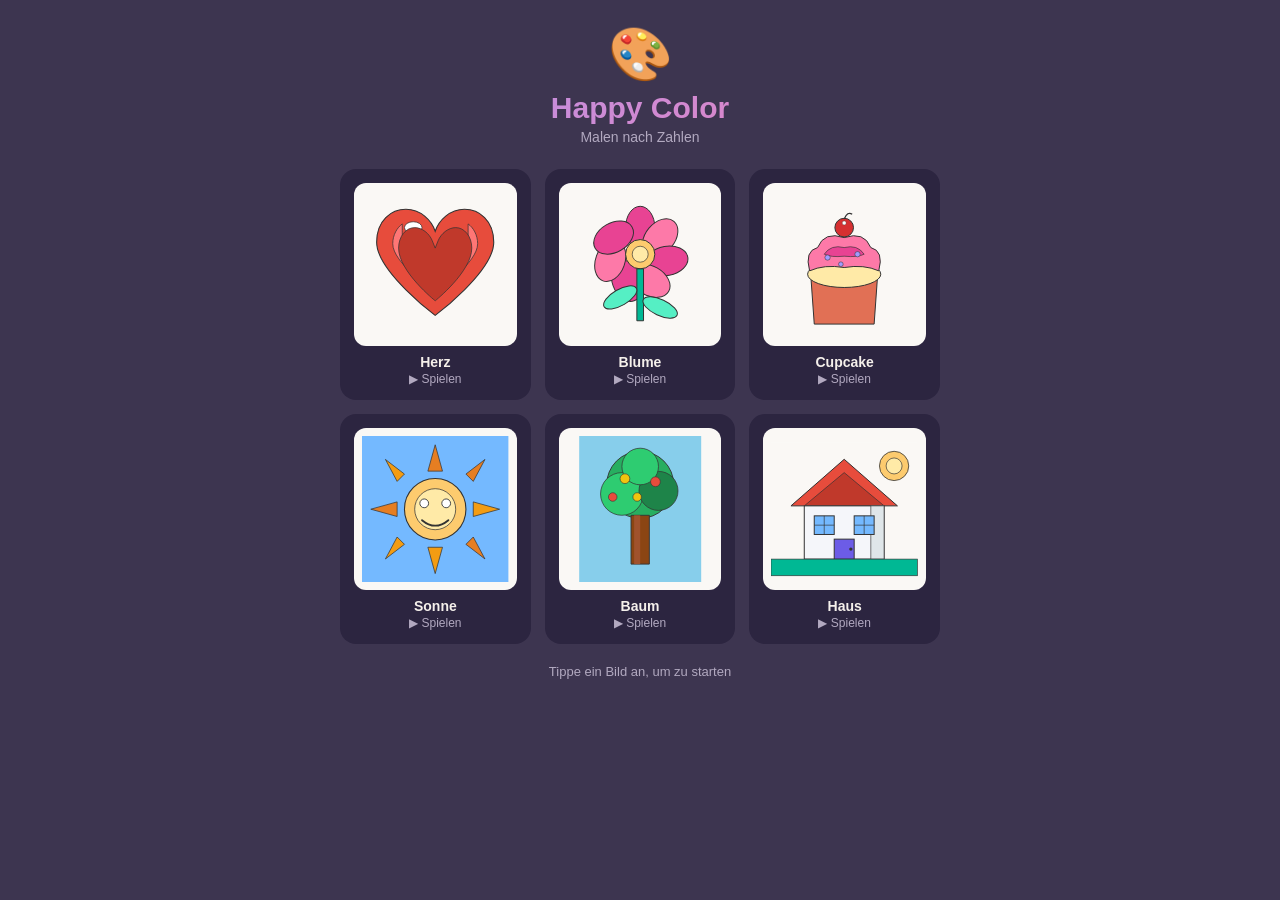
<file: index.html>
<!DOCTYPE html>
<html lang="de">
<head>
  <meta charset="UTF-8" />
  <meta name="viewport" content="width=device-width, initial-scale=1.0, maximum-scale=1.0, user-scalable=no, viewport-fit=cover" />
  <meta name="theme-color" content="#5c4d7a" />
  <meta name="description" content="Malen nach Zahlen – entspannendes Color-by-Numbers wie Happy Color" />
  <meta name="apple-mobile-web-app-capable" content="yes" />
  <meta name="apple-mobile-web-app-status-bar-style" content="black-translucent" />
  <meta name="apple-mobile-web-app-title" content="Happy Color" />
  <link rel="manifest" href="manifest.json" />
  <link rel="icon" type="image/png" href="icons/icon-192.png" />
  <link rel="apple-touch-icon" href="icons/icon-192.png" />
  <title>Happy Color – Malen nach Zahlen</title>
  <link rel="stylesheet" href="styles.css" />
</head>
<body>
  <div id="app">
    <section id="start-screen" class="screen active">
      <div class="hero">
        <div class="logo">🎨</div>
        <h1>Happy Color</h1>
        <p class="subtitle">Malen nach Zahlen</p>
      </div>
      <div class="level-grid" id="level-grid"></div>
      <p class="hint">Tippe ein Bild an, um zu starten</p>
    </section>

    <section id="game-screen" class="screen">
      <header class="game-header">
        <button id="btn-back" class="icon-btn" title="Zurück">←</button>
        <div class="progress-wrap">
          <div class="progress-bar"><div id="progress-fill"></div></div>
          <span id="progress-text">0%</span>
        </div>
        <button id="btn-hint" class="icon-btn" title="Hinweis">💡</button>
      </header>

      <div class="canvas-container" id="canvas-container">
        <div id="svg-wrap"></div>
      </div>

      <div class="palette" id="palette"></div>
    </section>

    <div id="complete-overlay" class="overlay hidden">
      <div class="overlay-content">
        <div class="celebrate">🎉</div>
        <h2>Fertig!</h2>
        <p>Schönes Bild!</p>
        <button id="btn-next" class="primary-btn">Nächstes Bild</button>
        <button id="btn-home" class="secondary-btn">Zur Übersicht</button>
      </div>
    </div>
  </div>

  <script src="levels.js"></script>
  <script src="app.js"></script>
  <script>
    if ('serviceWorker' in navigator) {
      window.addEventListener('load', () => {
        navigator.serviceWorker.register('sw.js').catch(() => {});
      });
    }
  </script>
</body>
</html>
</file>
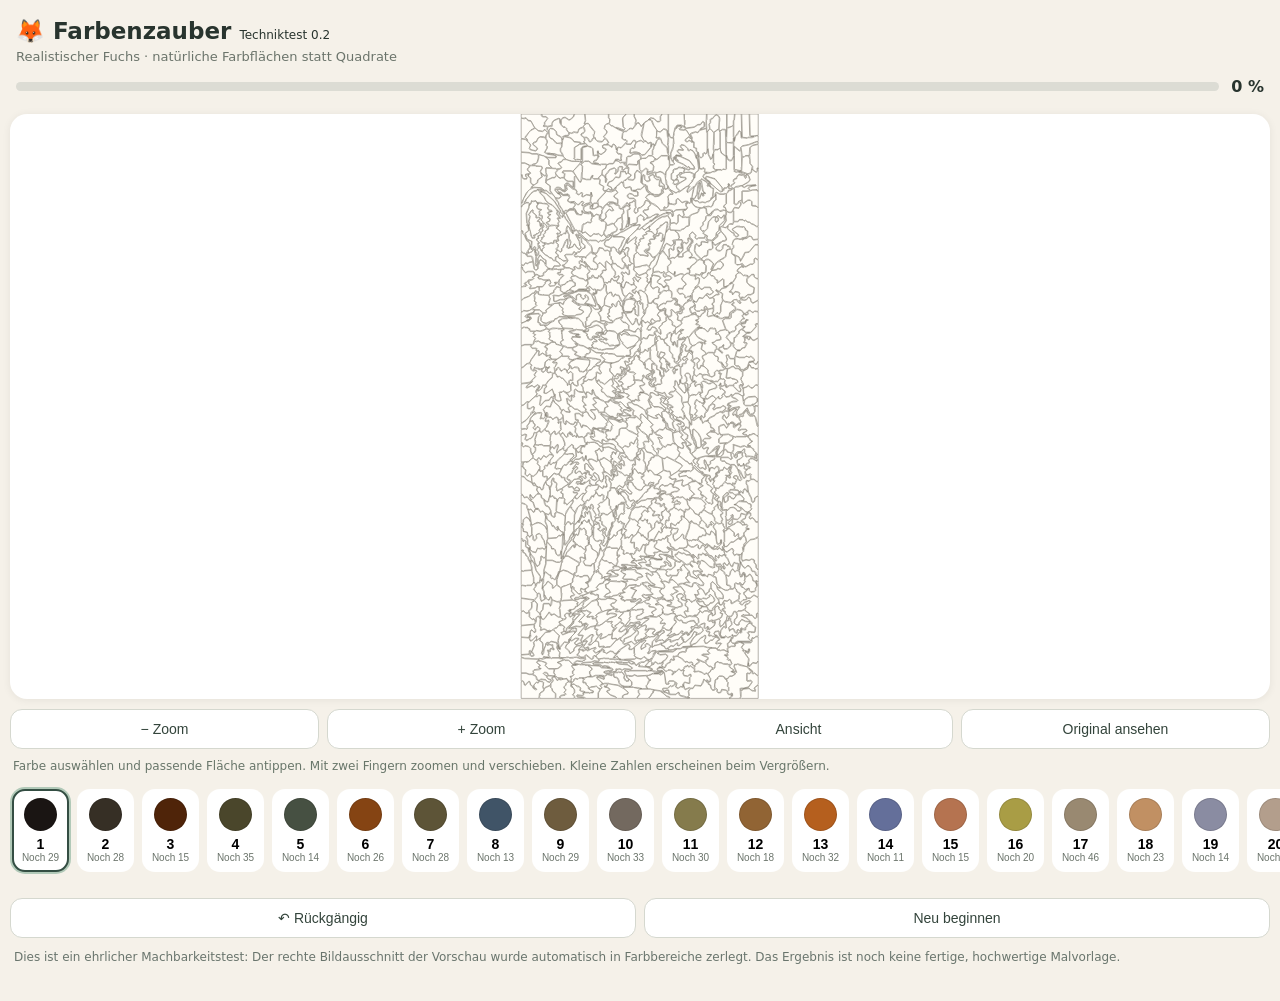
<file: farbenzauber_fuchs_techniktest_v02.html>
<!doctype html><html lang="de"><head><meta charset="utf-8"><meta name="viewport" content="width=device-width,initial-scale=1,viewport-fit=cover,user-scalable=no"><meta name="theme-color" content="#f5f1e9"><title>Farbenzauber – Realismus-Test</title><style>
*{box-sizing:border-box}body{margin:0;background:#f5f1e9;color:#28342e;font:16px system-ui,-apple-system,sans-serif}header{padding:18px 16px 10px}h1{font-size:23px;margin:0 0 4px}.sub{color:#6b746b;font-size:13px;margin:0}.stat{display:flex;align-items:center;gap:12px;margin:13px 0 8px}.track{height:9px;border-radius:10px;background:#dcdcd4;flex:1;overflow:hidden}.bar{height:100%;background:#68a483;width:0}.board{margin:0 10px;background:white;border-radius:17px;overflow:hidden;box-shadow:0 1px 8px #0001;position:relative;height:min(65vh,790px);touch-action:none}.board svg{width:100%;height:100%;display:block;touch-action:none}.region{stroke:#807b70;stroke-width:.58;stroke-linejoin:round;cursor:pointer;vector-effect:non-scaling-stroke}.region.done{stroke:#ffffff55;stroke-width:.35}.region.hint{stroke:#b89a35;stroke-width:1.4}.num{font-size:7px;fill:#52554f;font-weight:700;text-anchor:middle;pointer-events:none;paint-order:stroke;stroke:#fff;stroke-width:1.7px;stroke-linejoin:round}.toolbar{display:flex;gap:8px;margin:10px}.toolbar button{flex:1}.toolbar button,.action{border:1px solid #d5d8cf;background:white;border-radius:12px;padding:11px 7px;font-size:14px;color:#33443b}.palette{display:flex;gap:8px;overflow-x:auto;padding:10px 12px 16px;scrollbar-width:thin}.swatch{min-width:57px;border:2px solid transparent;border-radius:13px;background:white;padding:7px 3px;text-align:center;position:relative}.swatch.active{border-color:#344e43;box-shadow:0 0 0 2px #b1c9b8}.dot{display:block;margin:auto auto 5px;width:33px;height:33px;border-radius:50%;border:1px solid #0002}.swatch b{font-size:14px}.swatch small{display:block;color:#6b746b;font-size:10px}.foot{padding:0 14px 25px;font-size:12px;color:#69756d}.compare{width:100%;height:100%;object-fit:fill;display:none;position:absolute;inset:0}.compare.show{display:block}.board svg.hidden{visibility:hidden}.notice{font-size:12px;margin:0 13px 6px;color:#68766a}</style></head><body>
<header><h1>🦊 Farbenzauber <small style="font-size:12px;font-weight:normal">Techniktest 0.2</small></h1><p class="sub">Realistischer Fuchs · natürliche Farbflächen statt Quadrate</p><div class="stat"><div class="track"><div id="bar" class="bar"></div></div><b id="percent">0 %</b></div></header>
<div class="board" id="board"><svg id="drawing" xmlns="http://www.w3.org/2000/svg" viewBox="0 0 390 960" preserveAspectRatio="xMidYMid meet"><g id="camera"><g id="shapes"></g><g id="numbers"></g></g></svg><img id="compare" class="compare" alt="Originalvorlage"></div>
<div class="toolbar"><button id="zoomout">− Zoom</button><button id="zoomin">+ Zoom</button><button id="resetview">Ansicht</button><button id="original">Original ansehen</button></div>
<p class="notice">Farbe auswählen und passende Fläche antippen. Mit zwei Fingern zoomen und verschieben. Kleine Zahlen erscheinen beim Vergrößern.</p><div id="palette" class="palette"></div><div class="toolbar"><button id="undo">↶ Rückgängig</button><button id="restart">Neu beginnen</button></div><p class="foot">Dies ist ein ehrlicher Machbarkeitstest: Der rechte Bildausschnitt der Vorschau wurde automatisch in Farbbereiche zerlegt. Das Ergebnis ist noch keine fertige, hochwertige Malvorlage.</p>
<script>const regions=[[0,11,25.3,11.5,746,"M0,0 L0,6 L3,7 L8,6 L11,10 L16,11 L22,22 L28,27 L35,28 L39,25 L42,29 L45,30 L45,28 L42,25 L43,21 L42,20 L39,21 L36,20 L38,17 L38,14 L43,8 L41,5 L35,5 L33,3 L33,0 Z"],[1,17,57.2,6.5,574,"M37,20 L40,19 L43,20 L49,19 L50,20 L51,13 L54,10 L61,7 L64,8 L65,16 L65,10 L68,6 L72,5 L78,9 L80,9 L85,5 L87,0 L34,0 L35,4 L41,4 L44,7 L39,14 L39,17 Z"],[2,30,86.8,14.8,866,"M104,0 L88,0 L86,5 L80,10 L78,10 L72,6 L68,7 L66,10 L66,17 L69,21 L72,21 L75,24 L75,26 L78,30 L80,31 L83,31 L86,29 L93,30 L94,25 L98,22 L100,22 L105,17 L103,16 L105,11 Z"],[3,30,126.0,17.5,1215,"M105,0 L106,11 L104,16 L110,15 L121,29 L119,37 L122,39 L122,41 L125,44 L133,45 L137,40 L135,37 L140,31 L140,28 L136,24 L137,19 L140,16 L144,15 L145,13 L145,9 L143,6 L143,0 Z"],[4,9,157.1,10.9,541,"M144,0 L144,6 L146,9 L145,16 L148,19 L150,19 L154,22 L158,22 L168,26 L170,24 L167,21 L166,8 L167,5 L172,0 Z"],[5,17,176.5,13.3,506,"M185,0 L173,0 L168,5 L167,8 L168,21 L171,24 L168,27 L156,23 L167,28 L173,28 L177,24 L180,23 L183,24 L187,18 L187,14 L188,13 L188,10 L185,4 Z"],[6,17,205.8,6.4,551,"M188,17 L191,14 L193,14 L197,20 L203,13 L207,11 L212,6 L218,7 L223,12 L227,12 L228,11 L228,4 L231,0 L186,0 L186,4 L189,10 Z"],[7,20,230.5,15.0,547,"M209,9 L213,9 L215,11 L218,19 L223,27 L226,29 L228,29 L234,24 L238,25 L240,27 L241,37 L241,0 L232,0 L229,4 L229,11 L227,13 L223,13 L218,8 L214,7 Z"],[8,14,252.8,14.2,708,"M267,0 L242,0 L242,31 L245,38 L249,39 L252,23 L256,18 L263,18 L269,22 L267,19 L268,17 Z"],[9,14,285.4,10.3,764,"M268,0 L268,9 L269,10 L269,17 L268,19 L270,23 L284,21 L290,17 L294,17 L298,12 L301,14 L301,21 L299,23 L295,24 L294,26 L304,23 L303,19 L304,0 Z"],[10,8,323.0,12.4,593,"M305,0 L305,9 L304,10 L305,30 L309,24 L308,17 L310,14 L310,9 L312,7 L314,7 L318,2 L321,1 L325,4 L326,7 L326,12 L325,13 L325,25 L326,28 L330,25 L335,25 L336,26 L336,37 L337,37 L337,0 Z"],[11,7,343.3,9.8,251,"M350,0 L338,0 L338,21 L339,22 L346,20 L348,18 L348,11 L349,10 Z"],[12,19,355.2,17.9,456,"M361,0 L351,0 L350,10 L349,11 L349,37 L350,38 L350,44 L351,37 L358,27 L361,30 L362,39 Z"],[13,10,368.9,19.6,524,"M362,0 L363,38 L371,39 L372,38 L382,37 L377,37 L375,35 L374,0 Z"],[14,8,382.3,17.5,525,"M375,0 L376,35 L377,36 L389,35 L389,0 Z"],[15,7,317.6,15.9,338,"M321,2 L318,3 L314,8 L311,9 L311,14 L309,17 L310,24 L316,30 L324,24 L325,7 L324,4 Z"],[16,17,7.7,22.8,511,"M0,7 L0,40 L7,41 L10,44 L9,41 L6,38 L16,26 L22,23 L16,12 L11,11 L8,7 L5,8 Z"],[17,20,62.1,24.3,525,"M61,8 L54,11 L51,15 L51,20 L50,21 L49,20 L44,21 L43,25 L45,27 L48,23 L53,24 L58,29 L59,34 L64,36 L67,39 L68,43 L69,39 L68,37 L72,35 L77,35 L78,31 L74,26 L74,24 L72,22 L69,22 L66,19 L63,14 L63,8 Z"],[18,29,211.0,31.2,781,"M209,10 L202,15 L198,36 L200,41 L203,44 L205,44 L208,48 L213,46 L214,47 L213,54 L215,49 L218,49 L219,52 L222,44 L226,40 L227,41 L228,40 L227,39 L224,40 L221,39 L222,36 L222,26 L217,19 L213,10 Z"],[19,8,280.5,27.0,414,"M300,14 L298,13 L294,18 L290,18 L284,22 L270,24 L263,19 L256,19 L253,24 L255,23 L256,20 L262,19 L264,22 L261,23 L260,25 L265,25 L266,26 L269,25 L271,26 L279,39 L278,41 L275,38 L270,42 L270,44 L273,45 L275,43 L277,43 L280,46 L281,45 L283,47 L282,45 L279,44 L280,39 L277,33 L279,31 L286,29 L290,30 L295,23 L300,21 Z"],[20,29,184.7,33.6,761,"M201,16 L197,21 L194,16 L191,15 L183,25 L180,24 L177,25 L173,29 L169,29 L167,32 L166,40 L169,42 L172,42 L174,44 L173,49 L180,49 L184,43 L187,43 L189,46 L196,43 L201,46 L202,45 L197,36 L197,32 Z"],[21,17,110.3,30.4,377,"M107,16 L102,20 L104,23 L105,28 L102,32 L99,33 L99,35 L103,38 L108,38 L111,41 L112,45 L114,45 L117,40 L119,39 L118,34 L120,32 L120,29 L113,21 L112,18 L110,16 Z"],[22,16,153.0,37.1,920,"M140,17 L138,19 L137,24 L141,28 L141,31 L136,37 L141,42 L144,47 L140,50 L143,50 L149,54 L149,51 L152,49 L156,53 L156,58 L159,54 L164,55 L173,45 L172,43 L169,43 L165,40 L166,32 L168,29 L160,26 L150,20 L148,20 L144,16 Z"],[23,9,342.9,34.2,299,"M348,19 L343,22 L339,23 L338,22 L337,46 L340,47 L348,46 L348,39 L349,38 L348,37 Z"],[24,2,263.4,47.0,1106,"M256,21 L256,23 L253,25 L251,30 L251,35 L250,36 L251,49 L250,50 L249,58 L246,64 L246,72 L249,78 L250,74 L249,72 L251,70 L253,75 L252,70 L254,67 L263,68 L256,62 L256,60 L258,58 L266,59 L261,54 L261,52 L263,50 L268,51 L274,57 L275,60 L277,58 L282,60 L286,66 L288,73 L287,68 L289,67 L289,63 L287,61 L287,56 L283,55 L283,48 L281,46 L280,47 L277,44 L275,44 L273,46 L271,46 L269,44 L269,42 L275,37 L278,40 L275,33 L271,27 L269,26 L267,27 L260,26 L259,24 L261,22 L263,22 L262,20 Z"],[25,18,92.6,36.5,440,"M105,48 L102,46 L104,43 L103,39 L98,35 L98,33 L100,31 L102,31 L104,28 L102,22 L95,25 L93,31 L89,31 L88,30 L83,32 L79,31 L79,34 L77,36 L72,36 L71,37 L79,38 L83,40 L87,45 L97,46 L98,47 L97,49 Z"],[26,5,22.8,38.6,619,"M39,26 L35,29 L28,28 L24,24 L22,24 L16,27 L13,30 L7,39 L10,41 L11,45 L16,51 L14,55 L15,58 L23,60 L26,58 L26,56 L19,50 L19,48 L21,46 L25,45 L27,40 L31,37 L37,37 L40,39 L40,36 L43,30 Z"],[27,20,55.6,36.8,321,"M48,24 L46,26 L46,36 L49,40 L51,40 L59,48 L67,47 L66,39 L58,34 L57,29 L53,25 Z"],[28,14,294.3,45.6,872,"M304,24 L293,27 L290,31 L286,30 L278,33 L281,39 L280,44 L282,44 L284,46 L284,55 L288,56 L288,61 L291,63 L292,68 L294,71 L296,71 L298,69 L298,65 L300,63 L303,65 L305,61 L305,31 L304,30 Z"],[29,20,233.8,38.7,377,"M223,28 L222,39 L227,38 L229,40 L232,48 L239,54 L241,60 L241,64 L241,52 L240,51 L241,39 L240,38 L239,27 L234,25 L228,30 Z"],[30,8,311.0,47.5,443,"M309,25 L306,29 L306,56 L307,57 L308,67 L311,72 L311,74 L312,74 L316,62 L315,58 L316,31 L311,25 Z"],[31,14,321.4,42.9,317,"M324,25 L317,30 L317,50 L316,51 L316,58 L317,59 L318,58 L323,58 L326,55 L326,30 Z"],[32,8,331.6,46.3,388,"M330,26 L326,29 L327,30 L327,59 L329,64 L336,69 L335,26 Z"],[33,19,365.0,44.7,630,"M389,36 L386,36 L379,39 L372,39 L371,40 L363,39 L362,40 L361,39 L360,30 L358,28 L355,34 L352,37 L350,45 L349,44 L349,39 L349,68 L349,54 L350,53 L359,60 L360,59 L360,55 L363,52 L373,50 L386,45 L389,45 Z"],[34,7,52.2,53.6,591,"M44,31 L41,36 L41,40 L43,44 L43,47 L41,51 L43,53 L43,56 L39,63 L40,64 L48,64 L49,65 L55,65 L60,67 L68,68 L64,61 L64,57 L66,54 L66,49 L67,48 L65,49 L57,48 L51,41 L49,41 L46,38 L45,31 Z"],[35,19,245.2,57.2,300,"M242,32 L242,37 L241,38 L242,39 L242,47 L241,51 L242,52 L242,67 L243,68 L244,83 L249,83 L251,81 L248,78 L245,72 L245,64 L249,54 L250,40 L245,39 L243,37 Z"],[36,17,80.2,58.0,875,"M69,37 L70,39 L68,44 L67,54 L65,57 L65,61 L68,65 L70,71 L75,75 L83,77 L100,78 L100,56 L102,54 L108,53 L103,53 L99,57 L99,75 L98,76 L96,75 L91,75 L90,76 L86,73 L87,72 L87,55 L95,50 L97,47 L87,46 L83,41 L79,39 Z"],[37,25,25.0,54.9,935,"M0,41 L0,62 L13,63 L18,65 L26,65 L44,71 L57,71 L57,69 L55,68 L43,66 L38,63 L42,56 L42,53 L40,51 L42,47 L42,44 L39,39 L31,38 L28,40 L25,46 L20,48 L20,50 L27,56 L27,58 L24,61 L15,59 L13,57 L15,51 L14,49 L7,42 Z"],[38,17,123.6,52.3,630,"M104,39 L105,43 L103,46 L109,51 L108,52 L115,54 L118,57 L119,68 L123,67 L126,68 L127,70 L125,65 L125,61 L126,60 L127,64 L131,66 L137,62 L139,58 L134,56 L133,52 L136,50 L139,50 L143,47 L139,41 L137,41 L133,46 L128,46 L125,45 L121,41 L121,39 L118,40 L117,43 L114,46 L112,46 L108,39 Z"],[39,25,227.5,59.2,555,"M226,41 L223,44 L220,52 L218,53 L218,56 L216,60 L216,67 L215,68 L221,74 L223,74 L230,68 L240,68 L242,70 L242,75 L242,68 L240,64 L239,56 L231,48 L229,42 Z"],[40,25,181.3,62.4,808,"M218,50 L215,50 L214,54 L203,67 L198,68 L195,65 L189,63 L185,63 L181,65 L178,64 L179,58 L182,55 L184,56 L186,55 L186,51 L188,48 L187,44 L184,44 L180,50 L173,50 L172,48 L164,56 L161,55 L158,56 L158,61 L157,62 L158,64 L165,66 L165,71 L164,72 L165,76 L162,77 L160,75 L155,75 L154,77 L158,76 L163,80 L164,79 L171,79 L172,80 L173,71 L175,69 L179,69 L185,65 L192,65 L194,66 L197,70 L197,73 L205,72 L209,68 L214,68 L215,67 L215,60 L217,56 Z"],[41,29,197.1,55.4,513,"M213,47 L208,49 L205,45 L203,45 L201,47 L197,44 L192,45 L189,47 L187,51 L187,55 L185,57 L182,56 L180,58 L179,64 L185,62 L189,62 L195,64 L198,67 L203,66 L212,55 Z"],[42,10,371.0,58.0,312,"M389,46 L386,46 L373,51 L363,53 L361,55 L363,70 L366,70 L368,68 L373,68 L374,69 L375,55 L380,51 L389,49 Z"],[43,9,342.6,60.7,324,"M337,47 L337,67 L340,75 L345,76 L348,70 L348,47 L346,48 Z"],[44,25,94.5,61.5,297,"M106,49 L96,50 L88,55 L88,72 L87,73 L90,75 L91,74 L98,75 L98,57 L101,53 L107,52 L108,51 Z"],[45,16,143.2,68.4,894,"M164,66 L159,66 L156,62 L157,61 L157,57 L156,59 L154,51 L151,50 L149,55 L143,51 L136,51 L134,52 L134,55 L138,56 L140,58 L138,62 L131,67 L126,64 L126,61 L126,65 L128,70 L123,77 L120,77 L119,79 L127,81 L128,83 L132,82 L140,82 L141,83 L145,81 L151,81 L155,74 L160,74 L162,76 L164,76 L163,73 Z"],[46,5,382.9,70.9,553,"M389,50 L380,52 L376,55 L376,65 L375,66 L376,81 L380,86 L380,91 L385,95 L387,93 L387,89 L388,88 L389,90 Z"],[47,22,275.4,74.2,783,"M263,51 L262,54 L267,59 L266,60 L258,59 L257,62 L264,68 L263,69 L254,68 L253,70 L254,76 L257,77 L254,73 L254,69 L255,68 L261,69 L276,76 L284,86 L285,90 L284,91 L277,90 L276,92 L274,92 L264,88 L269,91 L267,96 L277,95 L282,97 L284,99 L283,102 L284,105 L285,97 L290,93 L291,90 L289,74 L287,73 L285,66 L282,61 L278,59 L275,61 L273,59 L273,57 L268,52 Z"],[48,10,111.1,68.0,515,"M102,55 L101,56 L101,78 L97,79 L101,80 L104,77 L111,77 L116,81 L127,82 L120,81 L118,79 L120,76 L124,75 L126,69 L123,68 L119,69 L118,68 L117,57 L115,55 L109,53 Z"],[49,19,355.6,75.1,435,"M350,54 L350,91 L361,93 L361,87 L362,86 L361,60 L358,61 Z"],[50,8,325.4,76.2,606,"M318,59 L316,63 L316,80 L318,82 L316,85 L316,89 L319,91 L328,91 L329,92 L331,90 L335,91 L336,90 L336,70 L328,64 L326,56 L323,59 Z"],[51,8,304.6,80.3,637,"M306,57 L305,64 L303,66 L300,64 L299,65 L299,69 L296,72 L294,72 L292,70 L290,63 L290,67 L292,73 L293,88 L294,90 L300,88 L302,90 L301,95 L310,96 L322,92 L319,92 L315,89 L315,85 L317,83 L315,80 L315,66 L314,72 L311,75 L307,67 Z"],[52,10,13.2,73.0,497,"M0,63 L0,80 L6,80 L14,84 L17,84 L19,82 L24,81 L26,79 L28,72 L28,67 L26,66 L18,66 L13,64 Z"],[53,10,56.6,77.9,428,"M43,65 L52,66 L58,69 L57,72 L44,72 L41,71 L46,76 L46,83 L47,85 L52,89 L57,89 L58,90 L65,89 L66,87 L60,81 L62,79 L66,78 L69,74 L73,74 L68,69 L60,68 L55,66 Z"],[54,11,184.2,74.8,330,"M195,68 L192,66 L185,66 L179,70 L175,70 L174,71 L173,83 L174,84 L177,82 L190,83 L191,82 L191,77 L196,74 Z"],[55,10,35.8,82.3,460,"M29,67 L29,72 L27,79 L24,82 L18,84 L34,86 L35,89 L32,94 L34,98 L39,101 L41,100 L40,89 L41,88 L50,88 L45,83 L45,76 L44,74 L37,69 Z"],[56,2,290.5,104.0,519,"M290,68 L288,68 L291,79 L292,90 L291,93 L286,97 L285,105 L283,106 L281,111 L275,117 L277,119 L273,125 L273,128 L282,119 L284,120 L288,113 L292,109 L294,109 L296,106 L305,112 L307,115 L306,118 L308,117 L312,120 L307,115 L308,113 L311,114 L304,110 L298,103 L299,100 L301,98 L305,97 L305,96 L301,96 L300,95 L301,93 L300,89 L296,91 L293,90 Z"],[57,6,334.4,100.2,1313,"M349,69 L347,75 L345,77 L342,77 L339,75 L337,71 L337,68 L337,90 L335,92 L334,91 L331,91 L329,93 L328,92 L323,92 L318,95 L314,95 L310,97 L303,98 L300,100 L299,103 L300,105 L309,112 L310,112 L303,107 L302,104 L304,102 L318,106 L331,122 L330,126 L332,125 L333,121 L337,121 L340,117 L339,115 L340,114 L342,115 L341,122 L345,122 L346,121 L344,119 L344,117 L350,113 L348,111 L348,108 L350,106 L353,106 L353,104 L357,99 L363,100 L362,97 L359,97 L356,95 L353,96 L349,94 L350,92 L349,91 Z"],[58,29,206.3,81.9,502,"M215,69 L209,69 L205,73 L199,73 L194,76 L195,91 L198,94 L204,89 L206,89 L208,91 L208,95 L216,93 L217,86 L216,83 L212,81 L212,79 L218,77 L219,73 Z"],[59,29,229.0,83.9,685,"M241,70 L240,69 L230,69 L223,75 L221,75 L220,73 L220,76 L218,78 L213,79 L213,81 L215,81 L218,86 L217,93 L215,95 L208,96 L207,94 L207,99 L219,95 L223,96 L228,94 L233,96 L237,100 L237,95 L243,86 L243,76 L241,75 Z"],[60,22,269.2,79.2,292,"M255,69 L255,73 L258,76 L257,78 L266,82 L273,87 L275,86 L277,89 L284,90 L283,86 L276,77 L261,70 Z"],[61,8,368.9,84.7,433,"M373,69 L368,69 L366,71 L363,71 L362,93 L358,94 L354,92 L351,92 L350,94 L353,95 L354,94 L361,94 L372,98 L377,96 L379,86 L375,81 L375,74 Z"],[62,4,251.7,101.4,838,"M251,71 L250,72 L251,74 L250,75 L250,79 L252,82 L249,84 L244,84 L243,88 L238,95 L237,106 L239,111 L239,116 L241,117 L243,122 L246,125 L254,129 L259,127 L259,125 L256,123 L254,118 L258,114 L270,107 L270,105 L261,104 L260,101 L264,97 L260,97 L260,99 L256,101 L257,105 L253,108 L257,107 L259,112 L256,115 L251,116 L249,114 L251,109 L248,109 L246,107 L246,98 L249,96 L249,92 L251,90 L257,89 L258,87 L262,87 L263,88 L266,87 L274,91 L276,91 L276,88 L275,87 L273,88 L266,83 L255,78 L252,75 Z"],[63,10,74.9,87.5,642,"M97,80 L95,78 L83,78 L74,75 L69,75 L66,79 L61,81 L67,88 L63,91 L59,91 L60,93 L57,96 L57,98 L62,104 L65,105 L66,104 L70,104 L71,98 L67,96 L69,93 L82,93 L85,94 Z"],[64,29,183.6,92.3,380,"M193,76 L192,77 L192,82 L190,84 L177,83 L174,85 L172,83 L172,81 L169,80 L170,83 L177,88 L176,97 L181,100 L178,104 L175,105 L176,107 L181,107 L182,108 L185,107 L186,105 L186,98 L190,92 L197,96 L197,94 L194,91 Z"],[65,28,151.7,88.4,455,"M176,88 L172,86 L169,83 L168,80 L164,80 L163,81 L160,78 L156,77 L153,78 L153,80 L151,82 L145,82 L140,84 L139,89 L135,91 L133,94 L133,100 L135,100 L137,102 L139,106 L139,112 L139,108 L140,107 L138,104 L138,100 L145,91 L153,88 L156,91 L156,95 L154,98 L155,98 L158,95 L159,88 L161,86 L166,86 L167,87 L166,90 L167,92 L172,88 L176,89 Z"],[66,10,116.2,92.6,872,"M100,105 L107,107 L114,107 L114,104 L117,100 L118,101 L117,104 L119,106 L127,106 L127,104 L132,99 L133,92 L138,89 L140,83 L132,83 L131,84 L116,82 L111,78 L104,78 L101,81 L98,81 L101,86 Z"],[67,11,6.0,92.3,284,"M0,81 L0,98 L2,100 L2,103 L4,106 L9,106 L9,104 L7,102 L7,99 L15,97 L10,92 L10,90 L13,87 L13,84 L6,81 Z"],[68,4,94.6,96.1,267,"M97,82 L86,93 L86,95 L96,111 L98,111 L99,96 L100,95 L100,86 Z"],[69,5,22.6,98.4,528,"M14,85 L14,87 L11,90 L11,92 L16,97 L12,100 L12,102 L16,105 L16,112 L19,116 L22,116 L26,113 L27,108 L34,103 L31,94 L34,89 L34,87 L32,86 L24,86 L23,85 Z"],[70,25,147.5,104.0,714,"M176,90 L172,89 L167,93 L165,91 L166,87 L161,87 L160,88 L160,93 L155,99 L153,98 L155,95 L155,91 L153,89 L145,92 L143,96 L139,100 L139,104 L141,107 L139,113 L138,112 L138,106 L136,102 L132,100 L128,104 L128,106 L130,108 L129,115 L136,119 L135,123 L136,126 L140,125 L143,122 L146,124 L149,124 L148,121 L141,117 L143,112 L150,109 L155,103 L161,104 L164,93 L165,94 L171,94 L172,98 L173,98 L175,96 Z"],[71,22,255.3,99.5,300,"M265,89 L258,88 L257,90 L250,92 L250,96 L247,98 L247,107 L252,109 L250,112 L251,115 L254,115 L258,112 L257,108 L254,109 L252,108 L256,105 L255,101 L259,99 L260,96 L264,96 L265,97 L268,91 Z"],[72,5,48.8,97.2,279,"M41,89 L41,96 L43,101 L41,109 L51,104 L55,104 L57,101 L56,96 L59,92 L57,90 Z"],[73,10,380.0,109.2,557,"M388,89 L388,93 L386,96 L381,93 L379,90 L378,96 L376,98 L372,99 L367,97 L366,99 L367,104 L368,105 L369,104 L368,100 L371,99 L374,102 L376,108 L373,112 L362,118 L366,120 L371,117 L385,116 L386,117 L385,118 L377,119 L373,123 L376,125 L387,124 L389,127 L389,91 Z"],[74,25,213.9,109.6,426,"M204,90 L197,97 L198,98 L197,112 L199,115 L198,113 L198,105 L199,101 L201,99 L203,101 L203,107 L206,110 L211,109 L209,103 L211,101 L217,99 L219,101 L219,104 L222,107 L226,107 L228,109 L227,118 L232,118 L233,119 L233,122 L231,124 L231,129 L226,133 L219,133 L214,131 L207,125 L206,118 L203,117 L205,119 L205,123 L207,127 L212,131 L216,132 L219,135 L226,134 L233,129 L232,125 L235,121 L234,116 L230,113 L228,105 L221,103 L220,96 L207,100 L206,99 L207,91 Z"],[75,25,185.9,112.2,596,"M197,98 L190,93 L187,98 L187,105 L185,108 L183,109 L176,108 L174,106 L172,109 L170,109 L168,111 L169,119 L171,121 L179,119 L181,121 L181,125 L187,125 L191,123 L196,123 L202,118 L196,112 Z"],[76,11,76.3,109.7,445,"M69,94 L68,96 L70,96 L72,98 L71,105 L73,108 L77,110 L85,110 L86,111 L86,120 L85,121 L77,114 L74,114 L72,116 L72,120 L73,121 L73,125 L72,126 L70,126 L62,121 L58,121 L56,125 L59,129 L65,130 L68,133 L77,133 L78,134 L77,132 L69,133 L65,129 L62,129 L58,124 L59,123 L64,123 L66,125 L72,127 L75,124 L73,119 L74,116 L77,116 L86,123 L87,120 L87,103 L89,101 L85,95 L82,94 Z"],[77,15,160.4,108.5,454,"M180,100 L175,97 L172,99 L171,95 L165,95 L164,94 L163,103 L161,105 L155,104 L150,110 L144,112 L142,117 L148,120 L149,123 L151,124 L164,111 L167,113 L167,111 L170,108 L172,108 L175,104 L178,103 Z"],[78,29,231.7,106.5,244,"M221,97 L222,103 L227,103 L229,105 L231,113 L235,116 L236,123 L240,122 L240,117 L238,116 L236,101 L233,97 L228,95 Z"],[79,2,360.1,109.3,422,"M373,102 L371,100 L369,100 L370,104 L368,106 L365,101 L366,97 L361,95 L357,95 L362,96 L364,98 L364,100 L363,101 L357,100 L354,104 L354,106 L349,108 L349,111 L351,113 L348,116 L345,117 L345,119 L347,121 L346,122 L348,122 L352,119 L363,117 L373,111 L375,108 Z"],[80,24,269.8,109.5,479,"M277,96 L270,96 L264,98 L261,101 L261,103 L270,104 L271,107 L258,115 L255,118 L255,120 L260,125 L260,127 L271,119 L274,118 L280,111 L280,109 L282,108 L283,105 L282,102 L283,99 Z"],[81,10,35.6,115.3,417,"M33,97 L35,103 L28,108 L27,113 L19,118 L17,121 L21,120 L33,121 L38,125 L41,125 L47,130 L50,130 L47,126 L47,118 L40,113 L40,108 L42,101 L38,102 Z"],[82,5,6.8,118.9,511,"M13,99 L8,99 L8,102 L10,104 L9,107 L4,107 L2,105 L0,99 L0,147 L8,130 L16,122 L17,119 L20,117 L16,114 L15,112 L15,105 L11,102 L11,100 Z"],[83,15,216.2,116.8,651,"M201,100 L199,105 L199,113 L200,115 L205,116 L207,118 L208,125 L214,130 L219,132 L226,132 L230,129 L230,124 L232,122 L232,119 L227,119 L226,118 L227,109 L226,108 L222,108 L218,104 L218,101 L215,100 L210,103 L212,109 L209,111 L206,111 L202,107 L202,101 Z"],[84,5,60.3,116.8,735,"M58,101 L55,105 L51,105 L42,109 L41,113 L48,118 L48,126 L56,137 L62,138 L65,135 L63,132 L60,131 L55,125 L56,122 L58,120 L62,120 L65,121 L68,124 L72,125 L71,116 L74,113 L77,113 L85,120 L85,111 L77,111 L73,109 L70,105 L66,105 L65,106 L62,105 Z"],[85,17,113.8,122.8,1412,"M89,102 L88,103 L88,120 L87,123 L89,123 L92,127 L91,130 L95,132 L99,128 L101,130 L100,135 L102,135 L107,132 L114,133 L114,129 L115,128 L117,135 L114,136 L115,137 L114,143 L117,148 L116,151 L117,153 L117,148 L119,146 L124,146 L126,141 L140,126 L143,127 L152,126 L155,122 L155,120 L151,125 L146,125 L143,123 L140,126 L136,127 L134,124 L135,119 L128,115 L129,108 L128,107 L119,107 L116,104 L117,101 L114,108 L107,108 L100,106 L98,112 L96,112 Z"],[86,22,317.9,114.2,271,"M303,104 L304,107 L309,110 L312,115 L325,126 L329,127 L330,125 L329,120 L318,107 L305,103 Z"],[87,22,300.8,129.4,679,"M296,107 L295,109 L296,110 L299,127 L303,130 L302,131 L299,130 L300,134 L299,135 L297,134 L296,130 L293,139 L292,140 L290,139 L290,134 L293,124 L293,113 L292,113 L289,132 L284,140 L280,138 L280,139 L285,142 L289,142 L293,145 L297,144 L302,145 L311,141 L311,138 L314,135 L315,122 L311,121 L308,118 L306,119 L305,118 L306,115 L304,112 Z"],[88,16,289.9,125.9,280,"M295,110 L292,110 L284,121 L280,137 L284,139 L288,132 L290,116 L292,112 L294,113 L294,124 L292,129 L291,139 L292,139 L296,129 L298,131 L298,134 L299,134 L298,130 L299,129 L302,130 L298,127 L295,115 Z"],[89,7,168.5,134.0,902,"M191,128 L181,126 L179,120 L171,122 L168,119 L167,114 L164,112 L161,116 L157,118 L155,124 L159,129 L153,134 L153,136 L159,140 L159,147 L157,148 L150,145 L144,145 L140,148 L143,149 L146,146 L152,146 L156,149 L160,149 L162,152 L162,155 L166,155 L166,153 L174,145 L178,151 L177,146 L183,144 L184,142 L187,143 L187,141 L185,139 L178,139 L174,136 L174,133 L178,130 L182,131 L186,134 L191,134 Z"],[90,1,325.8,125.6,260,"M308,114 L313,121 L316,122 L315,135 L312,139 L318,134 L318,131 L320,128 L326,131 L333,131 L334,130 L336,131 L339,128 L340,125 L343,125 L346,123 L341,123 L340,122 L341,115 L340,115 L341,117 L337,122 L333,122 L333,125 L331,127 L327,128 L313,116 Z"],[91,16,90.2,135.0,769,"M59,124 L62,128 L65,128 L69,132 L77,131 L79,133 L80,137 L77,141 L78,144 L85,144 L87,143 L92,148 L95,148 L98,144 L101,143 L103,145 L100,150 L102,150 L106,147 L114,145 L113,143 L114,137 L113,136 L116,135 L115,129 L115,133 L114,134 L107,133 L102,136 L100,136 L99,135 L100,132 L99,129 L95,133 L92,132 L90,130 L91,128 L90,125 L84,123 L77,117 L74,117 L76,124 L72,128 L68,127 L64,124 Z"],[92,19,359.1,129.9,446,"M385,117 L371,118 L366,121 L361,118 L356,120 L352,120 L350,122 L350,147 L354,148 L357,143 L362,141 L362,127 L363,126 L373,126 L375,125 L372,122 L375,119 L380,117 Z"],[93,11,194.9,137.9,662,"M203,118 L196,124 L191,124 L187,126 L184,126 L189,126 L192,128 L192,134 L191,135 L186,135 L182,132 L178,131 L175,133 L176,137 L178,138 L185,138 L188,141 L188,151 L189,153 L186,158 L187,162 L189,162 L191,160 L191,155 L192,154 L196,153 L201,149 L203,143 L205,141 L210,144 L212,144 L204,137 L208,132 L211,132 L211,131 L206,127 Z"],[94,19,262.6,134.8,751,"M283,120 L274,129 L272,128 L272,125 L276,118 L271,120 L260,128 L257,128 L254,130 L244,124 L250,131 L249,132 L244,132 L241,136 L243,147 L248,147 L249,148 L254,147 L254,141 L257,138 L264,145 L269,143 L273,143 L274,144 L271,147 L275,145 L277,146 L278,145 L278,138 L280,136 Z"],[95,25,228.9,140.0,760,"M241,119 L240,123 L236,124 L235,122 L233,125 L234,129 L226,135 L219,136 L216,133 L212,132 L208,133 L205,137 L214,146 L219,148 L224,152 L229,158 L234,157 L234,153 L235,152 L238,154 L241,151 L241,138 L240,136 L244,131 L249,131 L243,125 Z"],[96,1,14.8,131.5,243,"M38,126 L35,123 L29,121 L21,121 L14,124 L11,127 L4,139 L2,146 L0,148 L0,153 L1,150 L5,147 L5,144 L7,143 L7,141 L18,128 L21,126 L26,125 L27,123 L34,124 Z"],[97,11,344.5,143.9,546,"M349,122 L343,126 L340,126 L340,128 L337,131 L337,147 L333,151 L333,153 L335,153 L337,159 L341,161 L345,161 L350,153 L357,154 L360,149 L360,146 L358,144 L357,144 L357,146 L354,149 L351,149 L349,147 Z"],[98,9,64.3,153.7,414,"M27,124 L30,126 L34,126 L35,128 L41,130 L55,143 L65,159 L65,161 L72,168 L73,171 L80,180 L85,193 L85,191 L87,189 L83,183 L81,177 L78,173 L73,162 L80,157 L87,157 L89,159 L90,163 L94,164 L91,162 L88,156 L80,156 L76,159 L72,159 L71,160 L72,163 L71,165 L69,163 L67,157 L62,150 L61,146 L57,141 L55,136 L50,131 L47,131 L41,126 L37,127 L34,125 Z"],[99,18,24.7,137.8,483,"M43,145 L40,142 L37,136 L30,129 L34,127 L30,127 L27,125 L24,127 L21,127 L16,131 L8,141 L8,143 L6,144 L6,147 L8,145 L12,145 L14,147 L13,150 L15,148 L17,142 L19,143 L24,142 L26,145 L32,145 L36,147 L37,146 L41,147 Z"],[100,16,142.0,139.1,567,"M155,125 L148,128 L140,127 L127,141 L126,144 L127,150 L125,152 L128,151 L132,152 L134,155 L136,151 L144,144 L150,144 L158,147 L158,140 L155,139 L152,136 L152,134 L158,129 Z"],[101,8,377.3,136.6,568,"M363,127 L363,145 L365,146 L372,141 L376,141 L379,144 L379,150 L385,150 L389,154 L389,128 L387,125 L380,125 L373,127 Z"],[102,18,49.8,145.2,317,"M31,129 L38,136 L41,142 L45,146 L51,149 L61,159 L63,162 L63,165 L68,169 L68,165 L64,161 L64,159 L54,143 L41,131 L34,128 Z"],[103,8,322.6,147.4,647,"M335,131 L333,132 L326,132 L320,129 L319,131 L320,132 L320,141 L317,143 L314,151 L311,153 L310,152 L299,153 L304,155 L305,163 L308,165 L310,164 L314,159 L319,156 L323,156 L326,159 L332,157 L336,159 L335,154 L332,153 L332,151 L336,147 L336,132 Z"],[104,9,72.1,146.1,497,"M60,130 L63,131 L66,136 L62,139 L58,139 L57,138 L62,146 L62,148 L68,157 L71,164 L70,160 L72,158 L76,158 L80,155 L84,155 L88,150 L88,148 L86,146 L81,146 L76,143 L76,141 L79,137 L77,134 L68,134 L65,131 Z"],[105,2,300.5,146.4,350,"M319,132 L319,134 L308,144 L305,144 L302,146 L298,145 L293,146 L289,143 L285,143 L283,141 L280,141 L281,142 L281,146 L285,151 L290,153 L298,154 L299,152 L302,151 L303,152 L307,151 L311,152 L313,151 L316,143 L319,141 Z"],[106,10,278.0,157.3,409,"M279,138 L279,145 L277,147 L275,146 L271,148 L271,151 L273,153 L273,155 L270,158 L266,159 L268,166 L264,169 L268,169 L269,168 L270,169 L274,169 L279,165 L290,161 L291,156 L294,155 L294,154 L290,154 L285,152 L280,146 Z"],[107,25,255.5,151.3,417,"M273,144 L269,144 L264,146 L257,139 L255,141 L255,147 L252,149 L243,148 L242,145 L242,151 L238,155 L235,153 L235,157 L238,158 L244,157 L248,158 L250,160 L254,157 L271,156 L272,153 L270,151 L270,146 Z"],[108,4,189.1,161.3,823,"M208,143 L205,142 L202,149 L196,154 L192,155 L192,160 L189,163 L187,163 L185,160 L186,155 L188,153 L187,151 L187,144 L184,143 L183,145 L178,146 L179,150 L178,152 L175,147 L173,146 L173,148 L168,153 L173,150 L175,150 L179,154 L179,156 L175,158 L176,174 L175,175 L175,179 L172,185 L176,184 L176,170 L177,169 L178,170 L178,180 L180,182 L183,180 L188,179 L190,177 L190,170 L195,165 L198,166 L202,170 L201,174 L206,171 L207,168 L200,161 L200,159 L202,157 L208,157 L208,153 L212,149 L211,146 Z"],[109,17,370.5,162.8,1209,"M360,142 L359,144 L361,146 L361,149 L357,155 L350,154 L348,158 L349,159 L349,176 L356,176 L358,173 L364,173 L366,175 L368,174 L372,177 L375,177 L378,180 L380,180 L386,184 L389,184 L389,155 L387,152 L379,151 L378,150 L378,144 L376,142 L372,142 L365,147 L362,145 L362,142 Z"],[110,7,21.5,161.5,491,"M17,143 L17,146 L13,151 L13,154 L9,163 L10,179 L11,180 L10,183 L11,184 L11,182 L13,181 L12,176 L14,168 L12,165 L16,159 L19,157 L20,158 L19,161 L25,166 L25,170 L28,169 L32,171 L27,176 L30,176 L31,179 L34,180 L33,183 L37,184 L35,182 L36,181 L35,176 L32,174 L34,171 L34,167 L30,167 L29,166 L30,164 L29,160 L33,157 L29,157 L26,155 L25,151 L28,147 L26,147 L24,143 L20,144 Z"],[111,17,102.3,153.3,387,"M81,145 L86,145 L89,148 L89,150 L85,155 L88,155 L92,162 L96,165 L99,165 L100,163 L99,159 L100,158 L103,162 L111,163 L111,162 L105,161 L102,157 L102,153 L104,151 L110,148 L113,148 L115,150 L114,151 L114,155 L120,155 L124,153 L126,150 L125,146 L124,147 L119,147 L117,154 L115,152 L116,148 L114,146 L106,148 L102,151 L100,151 L99,149 L102,145 L101,144 L98,145 L95,149 L92,149 L87,144 Z"],[112,7,220.4,160.1,532,"M201,159 L201,161 L207,166 L208,168 L207,170 L212,169 L221,164 L225,164 L226,165 L214,175 L211,176 L215,175 L219,171 L234,163 L236,163 L238,161 L246,162 L248,164 L248,168 L249,167 L249,163 L246,159 L244,158 L240,158 L239,159 L231,158 L229,159 L224,153 L211,145 L213,149 L209,153 L209,157 Z"],[113,17,6.1,174.8,577,"M8,146 L3,149 L0,154 L0,191 L3,192 L3,196 L6,199 L8,205 L14,211 L15,219 L17,213 L17,209 L11,207 L9,205 L6,196 L12,191 L11,185 L9,183 L10,180 L9,179 L8,163 L12,154 L13,147 L12,146 Z"],[114,17,38.1,162.7,502,"M26,146 L29,147 L26,151 L27,155 L34,157 L30,160 L31,162 L30,166 L34,166 L35,167 L35,171 L33,174 L43,184 L42,186 L44,188 L46,182 L43,181 L41,178 L46,176 L47,172 L44,171 L43,169 L48,165 L45,165 L43,162 L46,160 L50,160 L50,159 L47,159 L44,157 L43,154 L45,151 L42,148 Z"],[115,25,52.1,167.4,482,"M43,146 L42,147 L46,151 L44,154 L45,157 L50,158 L51,160 L44,162 L45,164 L49,165 L44,169 L44,170 L48,172 L47,176 L42,178 L42,179 L45,180 L47,183 L50,182 L61,183 L60,179 L62,176 L59,171 L60,170 L64,171 L58,164 L59,160 L57,156 L51,150 Z"],[116,15,150.9,165.0,719,"M160,150 L156,150 L152,147 L144,148 L144,151 L147,151 L152,158 L151,159 L148,159 L145,157 L143,158 L139,163 L140,169 L136,174 L132,174 L129,170 L130,166 L129,167 L129,173 L131,175 L136,175 L140,179 L140,182 L143,182 L149,179 L152,180 L156,176 L158,172 L165,169 L165,165 L167,164 L168,158 L166,156 L162,156 L161,155 Z"],[117,9,118.7,157.9,331,"M103,153 L103,157 L105,160 L109,161 L114,160 L117,163 L119,168 L123,164 L129,166 L132,163 L132,158 L133,157 L132,153 L128,152 L120,156 L114,156 L113,155 L113,151 L114,150 L113,149 L110,149 Z"],[118,28,138.4,160.2,238,"M142,149 L139,149 L133,158 L133,163 L131,164 L131,168 L130,169 L132,173 L136,173 L139,169 L138,163 L143,157 L145,156 L148,158 L151,158 L149,154 L147,152 L144,152 Z"],[119,25,170.4,169.6,309,"M175,151 L173,151 L169,154 L167,153 L169,161 L168,164 L166,165 L166,174 L167,175 L166,188 L163,189 L163,190 L168,189 L171,186 L174,179 L174,175 L175,174 L174,158 L176,156 L178,156 L178,154 Z"],[120,17,282.7,186.9,1546,"M314,160 L308,166 L304,163 L303,155 L299,154 L292,156 L292,159 L290,162 L281,165 L277,168 L276,183 L275,184 L271,185 L267,189 L265,189 L261,192 L252,191 L258,196 L260,202 L258,206 L264,206 L265,207 L265,210 L263,213 L264,220 L262,221 L257,219 L257,223 L261,227 L264,225 L265,222 L264,213 L267,210 L272,212 L274,209 L273,206 L274,203 L280,207 L280,210 L273,220 L274,224 L275,224 L275,221 L278,216 L278,214 L281,211 L281,207 L276,202 L276,198 L281,193 L287,199 L286,203 L288,205 L291,203 L301,203 L302,198 L298,196 L299,194 L294,189 L294,186 L298,182 L298,178 L302,174 L303,168 L305,166 L311,166 Z"],[121,18,253.6,167.3,367,"M270,157 L254,158 L250,161 L247,159 L250,163 L250,167 L248,169 L246,163 L238,162 L241,162 L243,164 L241,167 L245,173 L245,179 L251,178 L255,180 L257,177 L257,166 L260,165 L263,168 L265,168 L267,166 L265,159 L267,157 Z"],[122,18,308.5,196.8,1187,"M333,158 L328,160 L326,160 L323,157 L317,158 L311,167 L305,167 L304,168 L303,174 L299,178 L299,182 L295,186 L295,189 L297,192 L300,191 L301,192 L305,188 L307,177 L314,169 L316,168 L320,169 L319,173 L320,177 L323,175 L323,171 L320,169 L323,166 L327,170 L329,170 L333,165 L334,166 L334,173 L335,174 L326,183 L325,191 L321,195 L320,201 L313,208 L309,208 L305,206 L304,207 L307,209 L306,212 L305,211 L296,210 L296,215 L293,216 L292,218 L287,213 L285,224 L287,229 L295,237 L294,238 L296,239 L296,237 L300,233 L305,232 L306,224 L308,222 L312,222 L314,220 L313,209 L322,201 L322,198 L327,193 L326,186 L331,183 L336,175 L335,171 L336,160 Z"],[123,1,21.3,181.4,573,"M18,158 L13,165 L15,168 L13,176 L14,179 L13,185 L18,203 L22,203 L20,199 L24,198 L25,196 L27,196 L30,193 L29,191 L33,186 L31,184 L30,177 L26,176 L31,171 L28,170 L25,171 L24,170 L24,166 L18,161 L19,160 L19,158 Z"],[124,25,68.6,182.3,492,"M59,158 L60,160 L59,164 L65,171 L64,172 L60,171 L63,177 L61,179 L62,184 L58,187 L65,193 L64,196 L62,197 L59,196 L61,199 L60,201 L62,201 L64,198 L67,198 L70,195 L73,196 L74,187 L76,183 L80,187 L85,196 L80,182 L72,171 L71,168 L69,166 L69,169 L67,170 L62,165 L62,162 Z"],[125,18,94.7,173.3,864,"M75,161 L74,163 L88,189 L87,190 L88,192 L89,190 L91,190 L93,192 L96,191 L101,195 L99,193 L100,183 L102,180 L104,180 L109,177 L114,178 L115,176 L114,174 L116,170 L115,164 L114,163 L111,164 L103,163 L100,159 L101,163 L99,166 L91,165 L87,158 L80,158 Z"],[126,5,341.1,172.6,298,"M348,159 L345,162 L341,162 L337,160 L337,166 L336,167 L337,175 L331,184 L333,186 L336,186 L342,180 L346,180 L347,181 L348,177 Z"],[127,11,120.7,184.5,909,"M113,161 L112,162 L114,162 L117,167 L117,170 L115,174 L116,176 L114,179 L109,178 L104,181 L102,181 L100,193 L102,195 L105,193 L113,200 L115,200 L119,196 L122,197 L127,196 L132,200 L135,197 L136,192 L138,189 L139,179 L136,176 L131,176 L128,173 L128,167 L127,166 L123,165 L119,169 L116,163 Z"],[128,24,218.3,175.9,229,"M242,164 L241,163 L234,164 L219,172 L215,176 L211,177 L199,186 L201,190 L204,189 L226,171 L232,168 L239,167 Z"],[129,4,201.5,175.4,363,"M225,165 L221,165 L216,167 L212,170 L205,172 L202,175 L200,174 L201,170 L198,167 L195,166 L191,170 L191,177 L188,181 L184,183 L195,181 L196,182 L195,184 L190,189 L192,188 L194,189 L205,180 L209,178 L212,174 L214,174 Z"],[130,10,261.0,180.3,507,"M276,169 L274,170 L270,170 L269,169 L268,170 L264,170 L260,166 L258,166 L258,177 L255,181 L251,179 L245,180 L244,184 L245,190 L261,191 L263,189 L267,188 L271,184 L275,183 L275,172 Z"],[131,15,315.8,186.5,718,"M333,166 L329,171 L327,171 L323,167 L321,169 L324,171 L324,175 L320,178 L318,175 L319,169 L314,170 L308,177 L306,188 L301,193 L300,192 L299,193 L300,194 L299,196 L306,200 L305,203 L306,206 L313,207 L319,201 L320,195 L324,191 L325,183 L334,174 L333,173 Z"],[132,28,227.6,181.3,507,"M240,167 L236,169 L232,169 L223,174 L212,184 L210,187 L212,190 L209,192 L215,193 L219,198 L222,197 L223,193 L222,189 L226,187 L229,182 L231,182 L237,177 L240,177 L241,181 L238,194 L240,190 L243,188 L243,184 L244,183 L244,173 Z"],[133,11,163.3,184.8,360,"M188,180 L183,181 L180,183 L177,180 L177,170 L177,184 L172,186 L168,190 L163,191 L162,189 L165,188 L165,179 L166,178 L165,170 L158,173 L157,176 L153,179 L153,182 L157,186 L158,190 L156,193 L151,195 L150,200 L159,197 L162,194 L168,192 Z"],[134,17,368.2,188.6,830,"M340,183 L339,188 L346,194 L349,195 L350,199 L354,201 L356,200 L356,198 L348,192 L346,189 L354,184 L359,184 L360,185 L364,185 L365,184 L369,189 L368,190 L372,192 L372,200 L369,203 L364,204 L363,206 L366,204 L371,203 L374,200 L378,201 L381,206 L389,205 L389,185 L386,185 L382,182 L378,181 L375,178 L372,178 L368,175 L366,176 L364,174 L358,174 L356,177 L349,177 L347,182 L346,181 L342,181 Z"],[135,17,231.1,191.5,291,"M240,178 L237,178 L231,183 L229,183 L229,185 L226,188 L223,189 L224,191 L223,197 L217,200 L219,203 L218,205 L220,204 L219,202 L220,200 L226,199 L225,196 L226,195 L230,195 L233,198 L232,206 L230,209 L233,206 L236,200 Z"],[136,10,34.4,202.2,283,"M37,179 L36,182 L38,184 L35,188 L36,192 L33,194 L32,199 L28,200 L29,204 L26,205 L26,207 L30,211 L29,213 L28,212 L28,214 L31,217 L31,220 L34,225 L34,222 L37,219 L35,216 L38,215 L39,213 L34,211 L31,208 L34,205 L33,203 L37,201 L36,198 L39,195 L39,192 L44,189 L41,186 L42,184 Z"],[137,2,21.5,205.2,463,"M33,180 L32,180 L32,184 L34,186 L30,191 L31,193 L27,197 L25,197 L24,199 L21,199 L23,202 L22,204 L18,204 L15,198 L15,193 L13,189 L12,182 L12,189 L13,191 L7,196 L10,205 L18,209 L17,222 L22,217 L24,219 L24,226 L26,229 L26,232 L28,230 L28,226 L26,224 L26,222 L28,220 L27,212 L28,211 L29,212 L29,211 L25,207 L25,205 L28,204 L27,200 L31,199 L32,194 L35,192 L34,188 L36,185 L32,183 Z"],[138,16,146.0,189.9,290,"M151,180 L143,183 L140,183 L139,189 L136,195 L139,201 L143,198 L146,198 L148,195 L156,192 L157,188 Z"],[139,2,173.1,198.9,505,"M195,182 L183,184 L168,193 L162,195 L159,198 L151,201 L165,201 L170,203 L170,205 L168,207 L164,217 L160,222 L162,228 L170,214 L173,206 L189,190 Z"],[140,28,48.7,198.7,613,"M61,184 L56,184 L55,183 L47,184 L45,186 L45,189 L40,192 L40,195 L37,198 L38,201 L36,203 L34,203 L35,205 L32,208 L36,211 L40,211 L44,213 L49,211 L53,212 L53,208 L54,207 L58,207 L60,205 L59,203 L60,199 L58,196 L59,195 L62,196 L64,195 L64,193 L57,187 Z"],[141,18,87.2,203.9,469,"M76,184 L75,190 L79,198 L79,204 L82,210 L79,220 L85,217 L86,214 L88,213 L91,218 L96,222 L98,218 L96,216 L95,209 L89,198 L91,197 L97,199 L103,205 L107,206 L97,197 L95,197 L91,191 L89,191 L88,193 L86,191 L86,196 L85,197 L81,192 L79,187 Z"],[142,27,192.6,199.3,466,"M211,184 L202,191 L198,187 L194,190 L193,189 L190,190 L177,202 L177,206 L175,207 L174,212 L188,201 L190,203 L188,207 L189,210 L187,213 L190,215 L190,221 L190,218 L193,215 L192,212 L195,209 L194,206 L196,204 L201,204 L199,200 L201,198 L206,197 L204,194 L211,190 L209,187 Z"],[143,11,345.7,201.0,960,"M371,192 L367,190 L368,189 L365,185 L364,186 L354,185 L348,188 L347,190 L357,198 L357,200 L354,202 L351,201 L349,199 L349,196 L346,195 L338,188 L339,184 L336,187 L328,185 L327,186 L328,192 L335,200 L337,204 L337,207 L334,209 L330,209 L321,218 L320,220 L321,223 L327,224 L330,221 L330,217 L332,214 L337,214 L339,217 L341,216 L343,218 L343,221 L346,222 L348,219 L348,216 L346,214 L348,207 L352,204 L361,205 L362,203 L369,202 L371,200 Z"],[144,28,244.1,204.3,514,"M251,191 L245,191 L244,189 L242,189 L237,196 L235,209 L232,215 L231,220 L227,227 L228,230 L229,226 L233,222 L233,220 L237,213 L239,212 L246,216 L250,213 L250,210 L248,208 L249,207 L257,206 L259,203 L257,196 Z"],[145,18,68.9,209.0,426,"M75,191 L73,197 L70,196 L67,199 L64,199 L62,202 L60,202 L62,208 L58,209 L58,211 L61,214 L61,218 L58,222 L61,223 L64,226 L66,225 L66,221 L68,219 L72,209 L75,205 L77,206 L77,214 L76,215 L76,219 L78,220 L81,212 L78,204 L78,198 L75,193 Z"],[146,25,5.5,213.5,367,"M0,192 L0,225 L4,228 L6,228 L9,231 L9,227 L14,219 L14,214 L13,211 L9,208 L5,199 L2,196 L2,192 Z"],[147,29,120.1,201.6,412,"M94,193 L95,196 L97,196 L105,204 L111,208 L113,206 L114,207 L123,207 L127,210 L130,207 L132,208 L137,206 L140,202 L143,202 L146,199 L149,199 L150,196 L148,196 L146,199 L143,199 L140,202 L137,200 L136,197 L132,201 L127,197 L125,198 L119,197 L115,201 L113,201 L105,194 L100,196 L96,192 Z"],[148,30,203.3,212.6,627,"M213,193 L206,193 L205,194 L207,197 L200,200 L202,204 L195,206 L196,209 L193,212 L194,215 L191,218 L191,221 L189,223 L189,225 L195,231 L200,231 L208,233 L208,231 L202,226 L202,224 L204,222 L210,221 L210,217 L208,215 L209,212 L212,213 L210,207 L212,205 L217,205 L218,204 L216,200 L218,199 L218,197 Z"],[149,5,325.5,205.0,260,"M328,193 L323,198 L323,201 L314,209 L318,215 L327,210 L329,210 L330,208 L336,207 L336,204 L334,200 Z"],[150,17,287.1,215.1,538,"M281,194 L277,198 L277,202 L282,207 L282,211 L279,214 L279,216 L276,221 L276,225 L280,229 L281,232 L279,235 L276,236 L284,235 L290,240 L294,237 L289,233 L285,227 L284,224 L285,215 L288,212 L292,217 L293,215 L295,215 L295,210 L296,209 L300,209 L306,211 L306,209 L303,207 L305,200 L303,199 L301,204 L291,204 L288,206 L285,203 L286,199 Z"],[151,17,221.1,215.8,639,"M230,196 L226,196 L227,198 L226,200 L220,201 L221,204 L219,206 L212,206 L211,207 L213,212 L212,214 L209,213 L209,215 L211,217 L211,222 L209,225 L206,225 L206,226 L212,229 L216,235 L221,233 L227,226 L233,212 L235,203 L234,206 L230,210 L229,208 L231,206 L232,198 Z"],[152,13,79.4,223.0,661,"M91,198 L90,198 L96,209 L97,216 L99,219 L95,223 L90,218 L89,215 L87,214 L85,218 L77,221 L75,219 L75,215 L76,214 L76,206 L75,206 L69,219 L67,221 L67,225 L64,227 L61,224 L59,224 L57,228 L61,231 L61,235 L68,240 L76,241 L71,232 L74,230 L84,230 L86,226 L88,226 L90,228 L93,226 L96,226 L101,220 L104,220 L104,216 L99,211 L98,204 L97,203 L95,204 Z"],[153,23,104.0,221.7,452,"M93,199 L95,203 L97,202 L99,204 L100,211 L105,216 L105,220 L101,221 L96,227 L93,227 L90,231 L89,230 L88,233 L89,234 L93,233 L95,234 L104,234 L106,236 L106,234 L114,226 L118,229 L116,226 L115,218 L109,212 L107,208 L103,206 L97,200 Z"],[154,24,128.2,215.3,522,"M147,225 L147,220 L138,217 L136,213 L138,208 L141,206 L144,206 L149,200 L146,200 L143,203 L140,203 L137,207 L132,209 L130,208 L127,211 L123,208 L114,208 L113,207 L111,209 L109,207 L106,207 L115,216 L117,221 L117,226 L120,228 L124,228 L128,219 L134,220 L137,224 L142,223 L144,225 Z"],[155,13,154.0,211.7,490,"M139,208 L137,213 L138,216 L147,219 L152,218 L156,221 L157,225 L162,230 L164,228 L165,224 L162,229 L160,227 L160,223 L159,222 L163,217 L166,209 L169,205 L169,203 L165,202 L151,202 L150,201 L144,207 Z"],[156,18,364.7,217.2,960,"M389,206 L381,207 L379,205 L379,203 L376,201 L374,201 L371,204 L366,205 L363,207 L362,206 L363,204 L361,206 L357,206 L356,205 L350,206 L347,212 L347,214 L349,216 L349,219 L346,223 L346,229 L357,234 L360,238 L360,241 L367,227 L374,226 L384,214 L389,214 Z"],[157,25,180.5,222.0,521,"M188,202 L174,213 L173,211 L174,207 L176,206 L176,204 L174,206 L173,210 L166,223 L167,222 L170,223 L172,219 L176,219 L177,220 L177,223 L175,227 L175,233 L178,236 L179,243 L184,246 L185,243 L184,240 L185,231 L190,227 L188,225 L189,215 L186,213 L188,210 L187,207 L189,203 Z"],[158,27,268.9,219.9,235,"M274,204 L275,209 L272,213 L270,213 L268,211 L265,213 L266,222 L265,225 L259,230 L258,234 L265,234 L265,229 L273,224 L272,220 L279,210 L279,207 Z"],[159,25,48.9,223.3,540,"M60,206 L58,208 L54,208 L54,212 L53,213 L49,212 L44,214 L38,212 L40,214 L38,216 L36,216 L38,219 L35,222 L35,226 L40,231 L43,232 L46,235 L50,236 L53,240 L56,240 L56,235 L60,233 L60,231 L56,228 L58,224 L57,221 L60,218 L60,214 L57,211 L57,209 L61,208 Z"],[160,10,253.2,222.0,365,"M264,207 L254,207 L253,208 L253,214 L251,217 L251,223 L249,224 L245,221 L243,222 L243,229 L244,230 L243,236 L244,237 L249,235 L252,236 L256,232 L258,228 L256,223 L256,219 L259,218 L263,220 L262,213 L264,210 Z"],[161,20,241.5,221.5,233,"M252,208 L249,208 L251,210 L251,213 L246,217 L239,213 L237,214 L234,222 L230,226 L230,227 L233,224 L241,235 L243,234 L242,222 L245,220 L250,223 L250,217 L252,214 Z"],[162,10,320.1,230.2,784,"M341,217 L339,218 L337,215 L332,215 L331,221 L327,225 L323,225 L320,223 L319,220 L327,211 L318,216 L315,213 L314,210 L315,220 L312,223 L308,223 L307,224 L306,232 L303,234 L300,234 L297,237 L297,240 L300,241 L300,245 L300,241 L304,238 L307,238 L311,240 L316,246 L312,255 L313,255 L319,245 L322,242 L335,234 L337,223 L342,221 Z"],[163,12,373.2,234.8,731,"M389,215 L384,215 L374,227 L367,228 L366,232 L360,242 L357,235 L348,231 L352,234 L352,245 L354,247 L358,247 L363,245 L367,250 L369,250 L376,246 L380,246 L382,244 L382,238 L384,236 L389,239 Z"],[164,9,38.9,237.3,576,"M14,220 L14,222 L12,224 L12,228 L17,226 L21,221 L23,224 L23,229 L25,234 L25,244 L24,245 L25,249 L27,244 L27,237 L31,231 L36,237 L41,240 L41,249 L45,253 L51,254 L54,249 L63,249 L64,248 L61,244 L56,241 L53,241 L50,237 L46,236 L43,233 L40,232 L32,224 L29,216 L29,220 L27,222 L27,224 L29,226 L29,230 L27,233 L25,232 L25,229 L23,226 L23,219 L22,218 L18,223 L16,222 L16,217 L16,219 Z"],[165,22,158.2,236.1,536,"M148,220 L148,225 L146,227 L146,232 L148,234 L148,238 L150,240 L151,245 L155,245 L158,249 L161,250 L164,253 L168,253 L170,245 L166,242 L165,237 L171,233 L171,231 L169,230 L170,228 L166,225 L165,228 L162,231 L156,225 L155,221 L152,219 Z"],[166,23,134.2,235.4,601,"M118,228 L124,232 L124,234 L122,236 L120,236 L119,242 L122,243 L125,247 L128,244 L130,244 L138,252 L138,243 L140,241 L148,248 L148,246 L150,245 L149,240 L147,238 L147,234 L145,232 L145,227 L146,226 L144,226 L142,224 L137,225 L134,221 L128,220 L128,223 L124,229 Z"],[167,24,173.0,236.7,248,"M172,220 L170,224 L168,223 L166,224 L171,228 L170,230 L172,231 L172,233 L169,236 L167,236 L166,239 L167,242 L171,245 L175,254 L175,248 L176,247 L179,248 L181,245 L178,243 L177,236 L174,233 L174,227 L176,223 L176,220 Z"],[168,15,23.8,238.0,313,"M21,222 L17,227 L15,227 L13,229 L11,228 L11,226 L10,227 L10,233 L17,233 L19,235 L22,254 L24,256 L27,254 L27,249 L30,240 L31,239 L35,240 L40,246 L40,240 L36,238 L31,232 L28,237 L28,244 L25,250 L23,248 L24,234 Z"],[169,21,199.8,239.0,600,"M220,234 L218,236 L216,236 L213,233 L212,230 L205,226 L206,224 L209,224 L210,222 L203,224 L203,226 L209,231 L208,234 L200,232 L195,232 L191,227 L186,231 L186,236 L185,237 L186,251 L190,251 L206,247 L210,250 L213,243 L217,240 Z"],[170,9,337.8,255.3,1474,"M344,222 L338,223 L336,234 L333,237 L326,240 L332,246 L332,249 L327,255 L322,254 L321,256 L313,257 L310,261 L310,263 L312,265 L315,265 L318,268 L318,270 L323,273 L322,277 L331,270 L333,272 L333,283 L336,283 L338,281 L339,282 L344,276 L347,276 L352,268 L352,264 L357,260 L354,258 L355,255 L361,250 L365,251 L360,247 L354,248 L351,245 L351,234 L345,229 L345,223 Z"],[171,16,263.2,246.3,1191,"M275,225 L273,225 L266,229 L266,234 L265,235 L258,235 L257,234 L257,232 L260,228 L258,224 L259,228 L257,232 L252,237 L249,236 L244,238 L242,236 L242,238 L246,241 L246,245 L241,250 L241,257 L249,263 L251,262 L252,258 L253,259 L252,266 L261,262 L265,262 L268,264 L272,261 L276,261 L276,256 L272,254 L273,253 L277,253 L278,250 L287,243 L288,240 L284,236 L279,236 L278,237 L275,236 L279,234 L280,232 L279,229 Z"],[172,16,231.8,246.5,648,"M233,225 L227,232 L222,247 L217,253 L217,260 L221,258 L226,258 L229,260 L232,260 L234,258 L236,260 L234,263 L234,266 L237,267 L238,266 L237,262 L241,258 L240,257 L240,250 L245,245 L245,241 L241,238 L240,234 L235,229 Z"],[173,27,7.4,237.9,281,"M0,226 L0,247 L4,248 L7,244 L11,245 L13,243 L19,242 L17,234 L10,234 L6,229 L4,229 Z"],[174,22,85.2,242.0,539,"M72,232 L77,240 L75,244 L70,248 L73,252 L79,252 L82,254 L88,255 L86,251 L89,250 L93,253 L97,253 L96,251 L97,247 L95,245 L95,242 L97,240 L100,243 L99,237 L101,235 L95,235 L94,234 L89,235 L87,233 L87,231 L89,229 L90,230 L91,228 L90,229 L88,227 L86,227 L86,229 L84,231 L74,231 Z"],[175,22,112.5,242.0,464,"M96,242 L96,245 L98,247 L100,247 L106,251 L106,247 L102,244 L103,242 L105,242 L108,247 L112,250 L114,254 L118,254 L119,255 L121,254 L123,255 L125,252 L125,248 L123,245 L118,242 L119,236 L122,235 L123,232 L120,230 L117,230 L115,227 L107,234 L106,237 L104,235 L102,235 L100,237 L101,241 L100,244 L97,241 Z"],[176,30,214.9,252.9,340,"M227,228 L221,234 L218,240 L214,243 L210,251 L213,254 L211,256 L208,256 L206,259 L206,262 L208,264 L208,266 L206,268 L208,271 L207,274 L208,276 L210,276 L212,273 L212,269 L214,267 L214,264 L216,261 L216,253 L221,247 L225,237 L225,234 L227,231 Z"],[177,24,63.3,246.1,238,"M75,242 L74,241 L70,242 L65,238 L62,237 L60,234 L57,235 L57,241 L61,243 L65,248 L63,250 L54,250 L53,253 L50,255 L54,254 L59,254 L60,255 L70,254 L71,253 L67,248 L71,247 Z"],[178,7,376.1,255.4,626,"M389,240 L384,237 L383,238 L383,244 L380,247 L376,247 L369,251 L367,251 L362,246 L361,247 L366,251 L365,252 L361,251 L356,255 L355,258 L360,260 L365,265 L366,264 L372,265 L373,268 L378,263 L382,263 L383,267 L385,269 L389,270 Z"],[179,25,290.0,253.2,518,"M299,241 L293,239 L289,241 L286,245 L280,249 L277,254 L273,254 L275,254 L277,256 L277,261 L275,262 L278,264 L283,264 L286,266 L285,263 L286,262 L293,264 L296,260 L300,261 L302,260 L303,249 L299,245 Z"],[180,16,312.1,251.5,456,"M331,246 L327,242 L322,243 L316,251 L315,254 L312,256 L311,255 L315,246 L314,244 L307,239 L302,240 L301,241 L301,246 L304,249 L304,257 L303,260 L298,262 L296,266 L299,269 L301,269 L305,265 L306,261 L307,260 L309,261 L313,256 L321,255 L322,253 L327,254 L331,249 Z"],[181,18,23.8,253.1,619,"M47,254 L45,254 L40,249 L38,244 L33,240 L31,240 L30,242 L30,245 L28,249 L28,254 L24,257 L21,254 L19,243 L13,244 L11,246 L7,245 L4,249 L0,248 L0,250 L2,251 L3,255 L7,260 L11,258 L19,258 L22,260 L22,263 L26,263 L31,266 L36,265 L36,261 L38,259 L40,259 L43,254 Z"],[182,22,143.9,262.4,539,"M140,242 L139,243 L139,253 L140,256 L139,257 L134,257 L134,261 L131,263 L131,265 L135,270 L136,277 L138,276 L142,277 L144,274 L146,276 L147,271 L149,269 L152,273 L157,273 L160,268 L160,266 L154,269 L152,268 L152,266 L154,264 L154,259 L149,253 L148,249 Z"],[183,24,99.2,259.4,475,"M103,243 L107,247 L107,251 L106,252 L100,248 L97,248 L98,252 L97,254 L93,254 L89,251 L87,251 L89,255 L84,258 L83,261 L87,265 L89,265 L96,269 L102,270 L106,273 L109,270 L108,263 L112,258 L108,253 L109,249 L106,244 Z"],[184,23,123.0,258.6,422,"M139,254 L130,245 L128,245 L126,247 L126,252 L123,256 L121,255 L119,256 L118,255 L114,255 L110,249 L109,253 L112,256 L113,259 L109,263 L110,270 L108,272 L110,272 L112,268 L115,269 L116,268 L115,266 L117,264 L119,265 L120,268 L126,269 L127,265 L132,267 L130,265 L130,263 L133,261 L133,257 L134,256 L139,256 Z"],[185,27,178.3,266.4,555,"M182,245 L179,249 L176,248 L176,254 L178,257 L178,263 L177,264 L174,263 L172,260 L169,262 L165,260 L165,262 L168,266 L167,269 L168,273 L165,278 L165,282 L167,285 L168,285 L172,275 L177,277 L180,280 L185,279 L184,277 L185,275 L183,270 L186,267 L192,275 L192,273 L196,270 L196,269 L191,268 L188,266 L189,260 L184,256 L185,248 Z"],[186,23,162.0,260.2,453,"M149,246 L149,251 L155,259 L155,264 L153,266 L153,268 L157,267 L159,265 L161,266 L161,268 L157,275 L158,277 L162,277 L164,279 L164,284 L164,278 L167,273 L166,271 L167,266 L164,262 L164,260 L166,259 L169,261 L172,259 L174,262 L177,263 L177,257 L173,253 L171,247 L170,252 L168,254 L164,254 L161,251 L158,250 L155,246 Z"],[187,22,73.1,265.5,493,"M69,248 L68,249 L72,253 L70,255 L66,255 L64,261 L60,261 L63,264 L64,263 L68,263 L70,265 L63,272 L62,280 L64,281 L72,279 L75,275 L77,275 L79,273 L84,273 L81,269 L83,266 L86,265 L82,261 L83,258 L86,256 L79,253 L73,253 Z"],[188,18,198.0,255.5,282,"M212,254 L206,248 L205,249 L199,249 L195,251 L186,252 L185,256 L193,264 L195,264 L205,260 L208,255 Z"],[189,13,8.2,267.5,410,"M0,251 L0,283 L2,283 L3,282 L8,282 L9,281 L6,280 L5,278 L7,276 L9,276 L12,272 L19,271 L20,270 L18,268 L22,266 L21,260 L19,259 L11,259 L7,261 L2,255 L1,251 Z"],[190,24,50.6,266.6,625,"M65,255 L62,256 L59,255 L54,255 L53,256 L43,255 L42,256 L43,257 L40,260 L37,261 L37,265 L36,266 L29,267 L28,269 L37,272 L44,272 L45,271 L47,272 L49,277 L46,281 L47,282 L53,282 L57,279 L57,278 L54,277 L55,276 L61,276 L62,272 L65,270 L65,268 L69,266 L68,264 L64,264 L63,265 L59,262 L60,260 L64,260 Z"],[191,9,231.0,269.4,334,"M218,260 L216,262 L215,266 L217,264 L227,266 L229,268 L229,270 L225,273 L224,276 L226,278 L230,279 L233,283 L235,283 L238,280 L238,278 L235,275 L235,273 L236,272 L243,272 L246,270 L246,268 L243,266 L239,266 L237,268 L235,268 L233,266 L233,263 L235,260 L234,259 L232,261 L229,261 L226,259 Z"],[192,16,255.8,286.0,1125,"M241,259 L238,262 L238,264 L245,266 L247,268 L247,270 L243,273 L236,273 L236,275 L239,278 L239,280 L235,284 L233,284 L236,284 L239,281 L242,282 L243,289 L247,291 L248,295 L247,301 L248,302 L254,302 L257,305 L256,311 L261,313 L264,316 L264,321 L266,321 L267,320 L265,316 L267,312 L270,309 L273,308 L273,305 L276,304 L278,300 L278,298 L277,300 L273,300 L271,302 L269,302 L268,298 L265,295 L260,296 L256,291 L256,288 L258,286 L264,286 L265,287 L266,283 L270,280 L269,277 L264,273 L263,270 L266,266 L266,264 L265,263 L261,263 L252,267 L251,266 L252,259 L252,262 L250,264 L243,259 Z"],[193,27,196.8,277.5,564,"M205,261 L195,265 L193,265 L190,262 L189,263 L189,266 L197,269 L193,273 L192,276 L188,272 L186,268 L184,270 L186,275 L185,276 L186,281 L190,284 L186,289 L183,289 L184,293 L187,294 L187,291 L189,290 L193,295 L192,291 L194,289 L197,289 L201,292 L204,289 L203,287 L207,280 L213,274 L213,269 L213,273 L210,277 L208,277 L206,275 L207,271 L205,268 L207,266 L207,264 Z"],[194,11,310.5,279.4,959,"M286,263 L287,264 L286,271 L290,268 L293,270 L292,278 L286,284 L286,286 L291,282 L295,287 L297,287 L301,284 L310,284 L312,286 L312,288 L316,292 L312,296 L309,297 L305,295 L303,297 L305,297 L309,302 L313,301 L320,296 L324,296 L323,293 L319,290 L320,288 L325,291 L329,286 L338,283 L338,282 L336,284 L332,283 L332,272 L331,271 L322,278 L321,277 L322,273 L320,273 L317,270 L317,268 L315,266 L312,266 L308,261 L307,261 L306,265 L301,270 L299,270 L295,266 L296,263 L299,261 L296,261 L293,265 Z"],[195,9,362.3,282.5,959,"M356,261 L353,264 L353,268 L348,276 L344,277 L342,279 L346,277 L349,280 L347,287 L342,292 L345,291 L347,293 L347,296 L351,291 L357,292 L359,294 L358,298 L361,304 L362,300 L366,301 L372,296 L377,296 L379,294 L381,294 L382,285 L375,282 L370,276 L370,271 L372,266 L368,266 L367,265 L365,266 L360,261 Z"],[196,16,275.4,281.8,816,"M272,262 L267,265 L264,270 L265,273 L270,277 L271,280 L267,283 L265,288 L264,287 L258,287 L257,291 L260,295 L265,294 L269,298 L269,301 L271,301 L273,299 L277,299 L278,297 L279,300 L278,303 L276,305 L274,305 L274,307 L280,305 L280,294 L282,292 L282,289 L285,287 L285,284 L290,280 L292,274 L292,270 L290,269 L286,272 L285,271 L286,269 L285,266 L278,265 L274,262 Z"],[197,23,25.9,276.1,389,"M45,272 L44,273 L37,273 L33,271 L29,271 L27,268 L30,266 L26,264 L23,264 L23,266 L19,268 L21,270 L19,272 L13,274 L13,278 L17,282 L14,286 L23,285 L26,283 L35,283 L39,278 L39,276 L41,274 L45,273 Z"],[198,4,380.5,287.3,612,"M382,264 L378,264 L371,271 L371,276 L373,279 L383,285 L382,294 L377,297 L372,297 L366,302 L362,301 L363,305 L367,305 L370,304 L373,300 L377,303 L377,306 L380,310 L389,305 L389,271 L385,270 L382,267 Z"],[199,15,121.4,279.1,570,"M134,270 L127,266 L126,270 L120,269 L118,265 L116,266 L117,268 L115,270 L112,269 L112,271 L110,273 L107,273 L110,275 L110,279 L107,282 L109,285 L108,288 L94,288 L92,289 L103,288 L104,289 L112,290 L110,285 L112,282 L118,288 L120,287 L123,288 L123,294 L122,295 L118,294 L119,297 L120,295 L123,295 L125,288 L130,289 L135,284 L136,278 Z"],[200,16,224.6,279.3,400,"M214,268 L213,282 L216,286 L224,283 L227,286 L226,293 L230,292 L234,289 L238,290 L242,289 L241,282 L239,282 L236,285 L233,285 L230,280 L226,279 L223,276 L224,273 L228,270 L227,267 L217,265 Z"],[201,22,94.7,278.8,471,"M83,267 L82,269 L85,272 L84,274 L89,277 L89,282 L84,284 L78,289 L82,288 L84,290 L88,291 L91,290 L94,287 L108,287 L108,285 L106,283 L109,279 L109,275 L108,274 L105,274 L102,271 L96,270 L89,266 Z"],[202,22,154.1,287.6,616,"M137,278 L137,280 L138,279 L140,282 L140,290 L142,295 L144,293 L148,292 L151,299 L152,299 L154,295 L157,297 L160,297 L164,304 L164,306 L168,307 L168,305 L171,300 L168,298 L166,294 L162,278 L158,278 L156,274 L152,274 L149,270 L146,277 L144,275 L142,278 L138,277 Z"],[203,22,11.1,290.0,459,"M29,284 L26,284 L23,286 L14,287 L13,285 L16,282 L12,278 L12,274 L13,273 L12,273 L9,277 L6,278 L6,279 L8,279 L10,281 L8,283 L0,284 L0,306 L4,302 L12,299 L18,294 L22,293 L23,290 L25,290 L28,293 L28,291 L30,289 L29,288 Z"],[204,23,43.9,286.7,478,"M65,282 L61,280 L61,277 L55,277 L58,278 L55,282 L47,283 L45,280 L48,277 L47,273 L43,274 L40,276 L40,278 L35,284 L30,284 L30,288 L31,289 L29,291 L28,295 L35,297 L37,296 L38,297 L45,297 L49,294 L53,293 L53,290 L58,283 L61,283 L64,285 Z"],[205,24,75.8,283.2,281,"M88,277 L86,277 L83,274 L79,274 L77,276 L75,276 L72,280 L70,280 L65,283 L65,290 L70,293 L74,292 L75,290 L77,290 L84,283 L88,282 Z"],[206,16,214.6,294.2,494,"M213,275 L208,280 L204,287 L205,289 L203,291 L203,293 L207,298 L209,310 L214,310 L215,307 L219,303 L225,302 L225,298 L229,294 L229,293 L227,294 L225,293 L226,286 L224,284 L220,285 L218,287 L216,287 L212,282 Z"],[207,24,180.1,291.4,485,"M172,276 L169,285 L167,286 L165,283 L167,294 L169,298 L172,299 L178,293 L184,297 L183,300 L179,301 L180,302 L185,302 L190,308 L195,306 L196,304 L195,303 L195,299 L192,294 L189,291 L188,291 L187,295 L182,292 L182,289 L186,288 L189,284 L185,280 L180,281 L177,278 Z"],[208,2,342.5,296.3,603,"M326,291 L327,293 L329,293 L331,295 L330,302 L333,307 L344,309 L348,305 L354,304 L356,306 L356,308 L358,310 L360,310 L358,308 L358,306 L360,304 L357,298 L358,296 L357,293 L351,292 L347,297 L345,292 L344,293 L341,292 L346,287 L348,280 L346,278 L342,280 L337,285 L329,287 Z"],[209,13,131.4,300.0,458,"M138,280 L136,281 L136,284 L133,288 L130,290 L125,289 L124,295 L120,296 L125,311 L130,315 L131,323 L132,317 L136,314 L137,302 L141,296 L139,290 L139,282 Z"],[210,6,107.2,302.9,521,"M88,292 L94,290 L107,290 L113,293 L116,296 L117,300 L120,304 L121,309 L123,312 L122,316 L104,311 L110,304 L109,300 L106,297 L105,298 L106,301 L103,304 L101,304 L97,299 L98,297 L95,296 L91,298 L91,305 L90,306 L85,301 L85,304 L92,310 L97,312 L112,313 L116,315 L121,320 L127,320 L128,319 L128,317 L122,307 L121,300 L117,296 L118,293 L122,294 L122,288 L118,289 L112,283 L111,284 L113,289 L112,291 L104,290 L103,289 L95,289 Z"],[211,4,294.9,294.0,494,"M281,304 L286,308 L288,308 L292,301 L298,302 L305,294 L309,296 L312,295 L315,292 L311,288 L310,285 L301,285 L297,288 L295,288 L291,283 L283,289 L283,292 L281,294 Z"],[212,13,59.9,299.1,444,"M86,291 L80,289 L75,291 L74,293 L70,294 L64,290 L64,286 L63,285 L58,284 L57,287 L54,290 L54,293 L46,297 L46,300 L48,303 L45,313 L64,309 L69,312 L70,308 L76,302 L70,305 L64,305 L57,308 L54,308 L53,307 L53,300 L52,298 L53,297 L62,298 L68,295 L76,294 L80,292 Z"],[213,7,322.1,311.1,460,"M320,289 L324,293 L325,296 L324,297 L320,297 L314,301 L317,303 L317,309 L314,311 L314,313 L316,314 L316,323 L314,327 L319,332 L324,333 L321,332 L318,329 L321,326 L323,326 L325,328 L327,324 L327,314 L330,308 L330,303 L329,302 L330,295 Z"],[214,29,201.1,305.7,326,"M194,290 L193,291 L194,297 L196,299 L196,303 L197,304 L195,311 L196,312 L198,309 L200,311 L200,319 L202,322 L201,324 L202,328 L204,320 L207,316 L207,312 L208,311 L207,302 L205,296 L202,293 L197,290 Z"],[215,21,234.2,302.2,507,"M246,291 L244,290 L240,290 L239,291 L234,290 L226,298 L226,302 L225,303 L221,303 L218,305 L217,309 L224,312 L224,318 L228,313 L234,310 L237,311 L239,307 L246,307 L250,304 L253,304 L252,303 L248,303 L246,301 L247,299 Z"],[216,13,12.0,310.1,540,"M25,291 L23,291 L22,294 L18,295 L14,299 L4,303 L0,307 L0,324 L2,324 L4,322 L8,323 L14,322 L25,314 L23,312 L24,309 L21,307 L22,305 L21,298 L23,294 L26,292 Z"],[217,1,102.8,300.4,460,"M70,299 L71,300 L76,298 L81,298 L85,300 L90,305 L90,298 L94,295 L98,296 L99,297 L98,299 L101,303 L103,303 L105,301 L104,298 L106,296 L110,300 L111,304 L105,311 L110,311 L122,315 L122,312 L115,296 L107,291 L94,291 Z"],[218,6,67.1,300.1,221,"M87,292 L68,296 L62,299 L53,298 L54,300 L54,307 L57,307 L64,304 L70,304 L79,300 L82,300 L84,302 L81,299 L76,299 L71,301 L69,299 L72,297 L87,293 Z"],[219,13,34.1,309.7,639,"M24,294 L22,298 L23,302 L22,307 L25,309 L24,312 L26,314 L22,318 L19,319 L19,320 L21,321 L30,321 L36,326 L40,326 L41,325 L40,322 L51,313 L48,314 L44,313 L47,303 L45,298 L31,297 L28,296 L27,293 Z"],[220,23,149.8,305.8,466,"M140,298 L137,306 L137,313 L138,314 L148,317 L149,316 L148,312 L151,311 L155,316 L156,315 L156,311 L160,306 L163,310 L163,313 L165,316 L167,308 L165,308 L163,306 L160,298 L157,298 L154,296 L153,299 L151,300 L149,298 L148,293 L144,294 Z"],[221,13,181.8,311.1,265,"M177,294 L169,305 L168,311 L166,314 L167,321 L169,325 L167,320 L167,316 L170,306 L172,304 L182,303 L188,308 L186,312 L188,317 L185,318 L184,320 L185,319 L187,320 L188,323 L188,327 L187,328 L192,331 L192,315 L190,312 L190,309 L185,303 L180,303 L178,301 L180,299 L183,299 L183,297 Z"],[222,21,300.3,311.1,578,"M316,303 L314,302 L309,303 L305,298 L302,298 L298,303 L292,302 L288,309 L282,308 L286,313 L286,318 L285,319 L286,322 L288,323 L293,323 L295,321 L300,322 L300,317 L303,315 L307,320 L315,318 L315,314 L313,313 L313,311 L316,309 Z"],[223,13,81.3,318.4,727,"M62,310 L64,315 L69,319 L68,323 L70,325 L68,328 L71,330 L75,331 L88,331 L91,329 L98,328 L102,325 L101,323 L94,320 L97,316 L95,314 L93,314 L83,307 L86,306 L82,301 L77,302 L71,308 L69,313 L64,310 Z"],[224,5,369.5,314.5,712,"M389,324 L389,306 L380,311 L377,308 L376,303 L373,301 L370,305 L367,306 L360,305 L359,306 L359,308 L361,309 L360,311 L358,311 L355,308 L354,305 L350,305 L347,307 L350,310 L348,312 L346,312 L346,313 L349,314 L352,317 L352,321 L354,320 L360,321 L364,324 L365,327 L368,327 L373,322 L376,322 L379,325 L381,325 L383,323 Z"],[225,17,251.9,331.8,445,"M253,303 L255,308 L252,312 L258,313 L262,317 L261,318 L262,322 L261,325 L257,325 L253,327 L247,321 L246,322 L247,324 L247,331 L245,333 L242,333 L236,327 L237,325 L237,320 L236,319 L230,322 L227,322 L230,323 L235,321 L236,322 L237,330 L241,333 L243,337 L245,337 L249,342 L248,346 L252,347 L255,350 L263,344 L262,340 L256,338 L257,332 L255,328 L258,326 L259,327 L263,327 L264,323 L263,322 L263,316 L255,311 L256,305 Z"],[226,4,177.2,314.1,332,"M184,305 L177,304 L171,306 L168,316 L168,320 L170,324 L180,324 L183,322 L183,319 L185,317 L187,317 L187,315 L185,313 L187,308 Z"],[227,19,244.4,317.7,519,"M261,324 L260,321 L261,317 L258,314 L254,314 L251,312 L254,308 L253,305 L250,305 L246,308 L239,308 L237,312 L234,311 L228,314 L225,318 L226,321 L230,321 L236,318 L238,320 L237,327 L242,332 L246,331 L246,324 L245,322 L247,320 L253,326 L257,324 Z"],[228,7,271.3,322.6,472,"M281,305 L279,307 L276,307 L268,312 L266,316 L268,320 L266,322 L264,322 L265,326 L263,328 L259,328 L258,327 L256,328 L258,332 L257,338 L263,339 L264,336 L267,333 L270,333 L282,328 L287,329 L286,326 L280,328 L278,326 L276,320 L278,317 L282,316 L284,313 L284,311 L281,308 L282,307 L285,308 Z"],[229,17,213.8,327.3,682,"M217,306 L214,311 L209,311 L208,312 L208,316 L205,320 L204,327 L198,335 L198,340 L200,338 L203,342 L205,342 L207,340 L213,344 L214,343 L212,340 L214,336 L216,336 L218,339 L221,340 L228,339 L227,334 L223,330 L226,325 L228,324 L223,318 L223,312 L220,312 L216,309 Z"],[230,2,336.1,321.1,532,"M348,308 L346,308 L344,310 L340,310 L339,309 L335,309 L331,306 L328,314 L328,324 L325,329 L323,327 L321,327 L319,329 L321,331 L323,331 L327,335 L330,335 L334,333 L341,333 L342,326 L349,321 L351,323 L351,317 L345,313 L346,311 L349,310 Z"],[231,23,101.7,327.3,532,"M84,307 L88,310 L90,310 L93,313 L95,313 L98,316 L95,320 L101,322 L103,325 L98,329 L91,330 L88,332 L78,332 L79,333 L94,335 L101,342 L103,348 L106,349 L105,341 L107,339 L107,334 L111,332 L111,330 L114,326 L115,323 L114,318 L111,315 L97,313 L92,311 L87,307 Z"],[232,27,156.2,325.1,552,"M182,323 L180,325 L170,325 L169,326 L166,321 L166,318 L162,313 L162,310 L160,307 L158,309 L157,315 L155,317 L151,312 L149,312 L150,316 L145,320 L145,326 L143,327 L143,329 L146,332 L142,333 L146,338 L149,338 L150,341 L155,336 L165,333 L166,331 L165,326 L166,325 L172,327 L173,326 L179,326 Z"],[233,24,188.9,329.3,534,"M195,307 L191,308 L191,312 L193,315 L193,331 L192,332 L186,328 L187,327 L186,320 L184,321 L181,326 L173,327 L172,328 L173,332 L182,345 L184,345 L187,339 L187,336 L189,335 L191,337 L191,341 L193,346 L194,346 L197,339 L197,335 L202,329 L200,326 L201,322 L199,319 L199,311 L198,310 L196,313 L194,311 Z"],[234,23,52.0,327.6,769,"M78,333 L74,331 L71,331 L67,328 L69,325 L67,323 L68,319 L63,315 L62,311 L55,311 L41,322 L42,325 L40,327 L36,327 L36,329 L33,334 L33,339 L36,342 L41,343 L48,340 L54,339 L55,336 L59,335 L62,332 Z"],[235,13,118.6,332.0,483,"M126,312 L129,317 L129,319 L127,321 L121,321 L116,316 L112,314 L108,314 L111,314 L115,318 L116,323 L112,330 L112,332 L110,334 L108,334 L108,339 L106,341 L107,349 L114,346 L114,344 L119,340 L123,339 L128,341 L130,339 L130,333 L126,326 L128,324 L130,324 L130,321 L129,320 L129,315 Z"],[236,4,297.0,324.3,323,"M277,319 L280,327 L286,325 L288,330 L292,332 L294,332 L296,328 L301,325 L301,322 L303,319 L306,321 L307,324 L306,326 L306,331 L307,332 L314,330 L318,331 L313,327 L315,323 L315,319 L307,321 L303,316 L301,317 L301,322 L300,323 L295,322 L293,324 L288,324 L284,320 L285,313 L282,317 Z"],[237,23,137.9,328.6,371,"M137,314 L133,317 L132,323 L127,326 L131,333 L131,339 L137,339 L144,342 L150,342 L149,339 L146,339 L141,333 L143,331 L145,332 L142,329 L142,327 L144,326 L144,320 L147,318 Z"],[238,17,313.1,341.5,1067,"M289,351 L297,350 L299,352 L301,352 L306,357 L310,351 L315,351 L316,352 L318,351 L321,357 L321,359 L319,361 L320,361 L326,355 L334,354 L335,353 L330,339 L335,335 L343,335 L344,334 L344,328 L347,325 L349,325 L350,322 L343,326 L341,334 L334,334 L330,336 L327,336 L315,331 L307,333 L305,331 L306,324 L305,321 L303,320 L302,325 L300,327 L298,327 L294,333 L290,332 L292,335 L290,338 L287,338 L287,339 L291,340 L290,343 L287,344 L287,345 L291,345 L294,348 Z"],[239,22,7.7,330.6,259,"M23,322 L17,321 L10,324 L4,323 L2,325 L0,325 L0,343 L8,340 L9,338 L13,337 L14,335 L12,334 L9,335 L6,332 L9,329 L21,325 L20,324 Z"],[240,26,349.7,339.2,770,"M371,325 L368,328 L365,328 L362,323 L354,321 L349,326 L347,326 L345,328 L345,334 L343,336 L335,336 L331,339 L337,355 L338,354 L341,357 L341,359 L347,356 L350,356 L352,353 L351,349 L358,343 L360,344 L368,343 L369,339 L372,338 L369,338 L368,341 L364,343 L361,343 L359,341 L363,336 L366,336 L362,331 L366,328 L367,329 L371,329 L372,328 Z"],[241,25,28.5,333.9,267,"M7,332 L9,334 L12,333 L15,335 L13,338 L9,339 L12,339 L16,336 L16,334 L10,333 L9,332 L11,330 L16,328 L29,327 L31,329 L31,331 L29,333 L28,342 L30,342 L32,344 L31,346 L43,346 L50,341 L41,344 L36,343 L32,339 L32,334 L35,329 L35,326 L30,322 L24,322 L21,324 L22,325 L21,326 L9,330 Z"],[242,9,225.8,341.1,434,"M235,322 L227,325 L224,329 L228,334 L229,339 L228,340 L223,340 L216,345 L210,347 L207,352 L208,354 L212,354 L215,349 L220,350 L223,353 L224,357 L229,361 L228,354 L226,352 L226,350 L231,345 L231,343 L237,340 L238,338 L237,337 L238,332 L235,328 Z"],[243,26,375.9,340.3,740,"M389,325 L383,324 L381,326 L379,326 L376,323 L373,323 L372,325 L373,328 L371,330 L367,330 L366,329 L363,331 L367,336 L363,337 L360,341 L361,342 L367,341 L369,337 L373,338 L370,339 L368,344 L361,345 L364,349 L365,348 L368,349 L364,353 L364,355 L366,355 L368,358 L377,358 L385,349 L384,345 L385,344 L389,344 Z"],[244,29,181.2,344.0,432,"M166,326 L167,331 L166,335 L164,337 L167,341 L172,342 L177,347 L177,352 L178,353 L177,354 L185,357 L188,357 L188,355 L192,351 L196,355 L196,358 L197,357 L196,351 L198,349 L197,346 L198,341 L197,340 L196,345 L193,347 L190,341 L190,337 L188,336 L188,339 L185,345 L182,346 L172,332 L171,328 Z"],[245,28,20.2,344.2,671,"M41,350 L37,347 L31,347 L30,346 L31,344 L27,342 L28,333 L30,331 L29,328 L16,329 L10,332 L16,333 L17,336 L12,340 L9,340 L0,344 L0,352 L5,349 L6,350 L11,350 L12,352 L15,353 L14,354 L15,356 L24,356 L25,355 L31,356 L40,353 Z"],[246,11,273.4,348.4,942,"M287,330 L285,329 L278,330 L276,332 L267,334 L265,336 L265,338 L263,340 L264,344 L260,348 L254,351 L253,353 L253,360 L254,361 L261,354 L263,353 L267,354 L265,356 L261,357 L264,360 L260,362 L258,368 L263,368 L266,366 L270,367 L272,365 L275,366 L281,358 L289,350 L293,348 L291,346 L287,346 L286,345 L290,341 L290,340 L287,340 L286,338 L290,337 L291,335 Z"],[247,28,57.3,344.1,358,"M84,334 L62,333 L59,336 L55,337 L54,340 L49,342 L43,347 L38,347 L42,350 L42,352 L46,353 L52,351 L67,352 L69,351 L66,349 L66,347 L62,343 L61,339 L68,335 L76,335 L77,334 L84,335 Z"],[248,9,236.7,354.2,661,"M240,333 L238,334 L239,338 L238,340 L232,343 L232,345 L227,350 L227,352 L229,354 L230,361 L229,362 L223,357 L219,358 L222,364 L220,368 L220,376 L221,377 L221,374 L224,372 L222,370 L222,367 L225,364 L228,365 L229,369 L233,369 L234,371 L236,368 L239,367 L239,362 L242,359 L245,358 L247,360 L247,364 L247,362 L250,359 L249,357 L252,355 L254,350 L247,346 L248,345 L247,340 L245,338 L243,338 Z"],[249,24,156.0,347.8,668,"M177,353 L176,352 L176,347 L172,343 L167,342 L163,337 L165,334 L155,337 L150,343 L144,343 L137,340 L130,340 L129,342 L135,344 L139,342 L142,345 L140,347 L137,346 L140,355 L143,356 L144,355 L153,356 L158,361 L163,358 L165,358 L169,354 L176,354 Z"],[250,30,83.9,344.7,649,"M62,339 L63,343 L67,347 L67,349 L70,351 L85,352 L87,354 L91,353 L93,354 L101,354 L102,355 L106,354 L106,352 L102,348 L100,342 L94,336 L90,336 L89,335 L81,336 L77,335 L76,336 L68,336 L66,338 Z"],[251,16,207.2,354.0,487,"M216,337 L214,337 L213,340 L215,343 L213,345 L207,341 L205,343 L203,343 L199,339 L198,343 L199,349 L197,351 L198,355 L197,358 L197,370 L201,366 L203,368 L207,368 L207,366 L210,362 L217,363 L218,362 L218,358 L220,356 L223,356 L220,351 L216,350 L214,351 L212,355 L208,355 L206,353 L210,346 L214,345 L220,341 Z"],[252,11,126.0,347.2,231,"M105,350 L109,352 L111,350 L114,350 L120,347 L125,346 L128,347 L134,353 L133,355 L134,359 L139,354 L137,351 L136,346 L137,345 L139,346 L141,345 L139,343 L135,345 L123,340 L117,342 L114,347 Z"],[253,14,350.4,360.0,345,"M359,344 L352,349 L353,353 L350,357 L345,358 L337,366 L343,374 L346,376 L349,374 L349,367 L352,366 L353,363 L357,360 L357,356 L367,349 L364,350 Z"],[254,19,381.8,360.2,296,"M389,345 L385,345 L386,349 L377,359 L371,360 L364,365 L368,364 L376,365 L378,369 L382,371 L389,367 Z"],[255,7,118.9,357.4,384,"M128,348 L123,347 L117,350 L111,351 L110,352 L111,354 L110,357 L102,357 L104,357 L109,361 L108,364 L110,365 L111,369 L116,370 L117,369 L116,368 L117,365 L119,364 L124,365 L125,364 L122,361 L123,359 L125,358 L132,358 L133,360 L135,360 L135,358 L134,360 L132,357 L133,353 Z"],[256,28,9.8,365.7,564,"M0,353 L0,380 L6,378 L18,378 L20,377 L20,374 L23,368 L20,365 L23,362 L19,360 L22,357 L15,357 L13,355 L14,353 L12,353 L11,351 L6,351 L5,350 Z"],[257,9,285.9,368.8,338,"M297,351 L292,351 L286,354 L275,367 L277,375 L281,380 L287,378 L291,374 L296,374 L302,377 L300,374 L303,373 L299,372 L290,367 L285,360 L285,357 L288,354 L293,351 Z"],[258,20,57.6,364.0,486,"M49,353 L45,357 L48,359 L47,360 L48,366 L46,369 L48,371 L52,372 L53,373 L52,374 L56,374 L57,377 L63,379 L67,379 L64,376 L65,373 L69,371 L67,369 L67,362 L66,361 L67,357 L65,356 L70,354 L69,353 L60,353 L59,352 Z"],[259,21,77.7,368.3,612,"M68,352 L71,354 L66,356 L68,357 L67,358 L68,369 L70,371 L66,373 L65,375 L68,380 L73,381 L76,383 L84,383 L92,380 L92,379 L90,379 L88,377 L90,375 L87,374 L82,368 L84,367 L83,366 L84,365 L97,366 L93,366 L89,364 L90,362 L95,362 L86,361 L80,359 L78,357 L79,356 L87,355 L85,353 Z"],[260,20,102.8,368.6,748,"M79,357 L86,360 L95,361 L96,362 L95,363 L90,363 L90,364 L97,365 L98,366 L97,367 L84,366 L85,367 L83,369 L87,373 L89,373 L91,375 L90,376 L94,377 L96,379 L102,380 L111,385 L110,384 L111,383 L115,384 L116,382 L118,383 L115,379 L118,377 L117,375 L119,373 L124,373 L124,372 L119,369 L119,367 L120,366 L129,366 L125,361 L127,359 L132,359 L125,359 L123,360 L126,364 L124,366 L122,365 L117,366 L118,369 L116,371 L113,371 L109,368 L109,365 L107,364 L108,361 L101,357 L102,356 L110,356 L110,354 L108,352 L107,352 L107,354 L105,356 L91,354 L87,356 Z"],[261,28,186.5,372.8,459,"M192,352 L189,355 L188,358 L185,358 L177,355 L169,355 L166,357 L168,356 L174,358 L179,363 L187,363 L194,367 L194,371 L188,377 L188,380 L179,387 L180,394 L177,397 L172,397 L180,397 L181,399 L185,396 L186,392 L189,389 L192,389 L191,386 L194,384 L194,380 L197,374 L195,371 L196,370 L196,359 L195,355 Z"],[262,7,307.1,370.0,1048,"M286,357 L286,360 L289,365 L299,371 L302,371 L304,373 L301,374 L303,377 L302,378 L299,376 L294,375 L298,377 L296,386 L302,390 L304,393 L307,391 L315,391 L317,392 L318,387 L320,385 L320,381 L314,377 L313,375 L317,374 L320,371 L327,370 L327,366 L324,361 L320,362 L318,361 L320,359 L318,352 L317,353 L310,352 L309,355 L306,358 L301,353 L298,352 L293,352 Z"],[263,21,35.6,365.3,528,"M47,354 L41,353 L35,356 L31,357 L25,356 L21,358 L20,360 L24,362 L21,365 L24,368 L22,372 L23,373 L28,372 L33,375 L37,375 L40,377 L45,377 L52,373 L48,372 L45,369 L47,366 L46,362 L47,359 L44,357 Z"],[264,26,360.0,371.6,530,"M363,353 L358,356 L358,360 L354,363 L354,365 L352,367 L350,367 L350,374 L348,377 L349,378 L349,382 L354,387 L360,387 L362,384 L367,383 L368,379 L370,377 L370,376 L366,376 L365,375 L367,371 L366,369 L367,366 L369,367 L371,366 L373,370 L375,369 L375,366 L372,365 L364,366 L363,365 L371,359 L375,359 L368,359 L366,356 L363,355 Z"],[265,7,254.4,367.0,258,"M266,354 L261,355 L254,362 L252,360 L252,356 L250,357 L251,359 L248,362 L246,367 L246,372 L249,376 L249,379 L250,379 L250,374 L252,373 L256,382 L256,372 L258,370 L263,370 L268,368 L268,367 L263,369 L258,369 L257,368 L259,362 L263,360 L260,357 Z"],[266,26,331.2,371.8,558,"M336,354 L326,356 L323,359 L328,366 L328,370 L327,371 L320,372 L317,375 L314,375 L314,376 L321,381 L321,385 L330,392 L324,386 L325,383 L329,382 L332,378 L333,379 L332,382 L333,385 L338,385 L344,379 L342,373 L336,367 L338,363 L343,359 L341,360 L340,357 L338,355 L337,356 Z"],[267,21,133.2,376.2,516,"M161,379 L153,381 L152,380 L145,381 L142,377 L138,377 L134,374 L131,374 L127,370 L128,369 L133,369 L134,370 L137,369 L139,371 L141,370 L132,366 L130,363 L131,361 L138,361 L140,357 L142,356 L139,355 L136,357 L135,361 L132,360 L127,360 L126,361 L130,366 L129,367 L120,367 L120,369 L124,371 L125,373 L124,374 L119,374 L118,375 L119,377 L116,379 L119,384 L124,384 L127,386 L131,386 L132,387 L140,385 L151,385 L156,381 Z"],[268,30,147.1,368.4,535,"M131,362 L132,365 L137,368 L140,368 L142,370 L140,372 L137,370 L134,371 L133,370 L128,370 L131,373 L134,373 L138,376 L142,376 L145,380 L148,379 L152,379 L153,380 L161,378 L161,374 L158,368 L158,362 L155,358 L144,356 L141,357 L138,362 Z"],[269,10,156.5,385.4,804,"M187,379 L185,381 L174,385 L166,377 L166,375 L161,368 L160,362 L162,360 L165,363 L167,360 L178,362 L176,360 L168,357 L159,361 L159,368 L162,374 L162,379 L151,386 L140,386 L132,388 L131,387 L127,387 L124,385 L119,385 L116,383 L115,385 L111,384 L112,386 L115,386 L123,391 L136,392 L137,393 L138,392 L142,392 L143,393 L150,393 L151,394 L152,393 L157,397 L169,397 L170,398 L172,396 L177,396 L179,394 L178,387 L184,383 Z"],[270,4,251.2,382.3,651,"M245,359 L240,362 L240,367 L235,370 L235,374 L236,376 L237,375 L239,377 L239,379 L241,379 L244,382 L244,389 L249,395 L249,400 L252,401 L252,407 L254,407 L258,404 L258,398 L261,392 L261,383 L263,380 L263,377 L265,376 L265,374 L268,372 L268,370 L270,368 L267,370 L258,371 L257,372 L257,382 L256,383 L254,381 L252,374 L251,374 L251,379 L250,380 L248,379 L248,376 L245,372 L245,367 L246,366 L246,360 Z"],[271,11,207.2,376.2,502,"M219,360 L219,362 L217,364 L210,363 L207,369 L203,369 L201,367 L199,370 L196,371 L198,374 L195,380 L196,388 L194,389 L194,391 L195,390 L197,391 L201,390 L203,386 L208,389 L209,388 L208,385 L213,383 L215,380 L219,378 L219,368 L221,364 Z"],[272,1,176.7,371.2,508,"M161,362 L162,368 L164,372 L167,375 L167,377 L174,384 L185,380 L193,371 L193,367 L187,364 L179,364 L178,363 L174,363 L171,361 L167,361 L165,364 L163,361 Z"],[273,19,237.6,392.5,806,"M225,365 L223,367 L223,370 L225,372 L222,374 L223,388 L225,390 L224,394 L225,399 L226,399 L226,396 L229,390 L236,392 L236,395 L232,399 L238,403 L238,407 L239,405 L242,407 L240,409 L241,412 L242,412 L242,409 L243,408 L244,409 L244,415 L245,416 L248,415 L251,417 L249,421 L251,426 L252,425 L252,421 L256,420 L256,419 L255,420 L252,419 L251,415 L256,412 L259,413 L259,411 L255,410 L251,407 L251,401 L250,402 L248,400 L248,395 L243,389 L243,382 L241,380 L239,380 L237,376 L236,377 L233,370 L229,370 L227,365 Z"],[274,19,269.4,383.9,293,"M273,366 L271,367 L269,372 L264,377 L264,380 L262,383 L262,392 L259,398 L259,404 L254,408 L255,409 L259,408 L262,404 L260,401 L260,398 L262,396 L262,393 L264,390 L263,385 L265,382 L265,379 L267,377 L272,381 L270,385 L270,389 L273,388 L279,389 L281,391 L280,394 L281,393 L281,390 L277,389 L275,387 L280,380 L277,377 L275,369 Z"],[275,14,375.5,387.5,923,"M367,367 L368,371 L366,375 L370,375 L371,377 L367,384 L364,384 L359,389 L355,389 L354,390 L352,397 L358,399 L367,399 L369,397 L374,399 L377,397 L382,401 L383,405 L382,406 L377,406 L374,407 L374,408 L380,406 L384,410 L386,410 L389,405 L389,368 L382,372 L379,371 L376,366 L376,369 L374,371 L371,369 L371,367 L370,368 Z"],[276,21,31.0,383.3,375,"M22,373 L21,377 L16,381 L18,384 L25,384 L26,385 L25,388 L29,388 L30,389 L29,396 L35,392 L41,396 L40,390 L42,387 L42,384 L40,384 L38,382 L41,379 L44,378 L33,376 L28,373 L25,374 Z"],[277,20,53.9,388.5,585,"M50,375 L39,382 L43,384 L43,387 L41,390 L42,392 L42,396 L41,397 L48,395 L49,396 L47,400 L49,400 L50,402 L59,402 L67,396 L67,394 L63,390 L68,383 L68,381 L57,378 L56,375 Z"],[278,5,290.4,393.8,584,"M293,375 L289,376 L285,380 L280,381 L279,384 L276,387 L280,388 L282,390 L281,394 L282,401 L279,404 L281,406 L281,404 L287,400 L289,400 L293,403 L293,405 L289,409 L289,414 L291,418 L293,417 L295,412 L298,413 L298,409 L300,405 L297,400 L297,397 L303,394 L302,391 L295,386 L297,377 Z"],[279,19,335.8,394.2,722,"M344,375 L345,377 L344,381 L338,386 L333,386 L331,383 L332,379 L329,383 L325,384 L325,386 L331,391 L330,393 L322,386 L319,387 L319,390 L317,393 L317,395 L319,397 L323,398 L324,400 L323,405 L325,407 L329,407 L334,415 L336,415 L338,412 L336,408 L338,404 L336,396 L340,395 L343,401 L350,401 L353,390 L355,388 L359,388 L354,388 L348,382 L347,376 L346,377 Z"],[280,20,98.4,388.6,391,"M85,383 L85,387 L92,391 L88,394 L99,399 L105,398 L105,395 L107,393 L110,393 L113,391 L113,388 L111,386 L102,381 L96,380 L91,377 L89,377 L92,378 L93,380 L88,383 Z"],[281,5,221.7,402.0,513,"M220,377 L218,380 L215,381 L212,384 L213,388 L212,390 L213,403 L223,413 L223,419 L228,421 L229,427 L232,430 L234,430 L234,426 L233,425 L234,420 L232,420 L228,417 L230,409 L227,407 L227,404 L230,400 L227,401 L224,399 L223,396 L224,390 L222,388 L222,383 Z"],[282,26,267.0,396.9,297,"M268,378 L266,379 L266,382 L264,385 L265,390 L263,393 L263,396 L261,398 L261,401 L263,404 L258,409 L260,411 L260,415 L264,414 L264,410 L265,409 L270,409 L270,405 L273,403 L271,401 L267,405 L264,402 L267,398 L271,398 L275,390 L278,393 L280,391 L275,389 L272,390 L269,389 L269,385 L271,381 Z"],[283,21,9.7,394.7,665,"M17,379 L6,379 L0,381 L0,416 L3,415 L8,410 L14,408 L16,403 L26,389 L24,388 L25,385 L18,385 L15,381 Z"],[284,17,78.9,392.5,408,"M64,390 L68,394 L67,397 L78,397 L79,398 L78,399 L79,402 L84,403 L98,399 L89,396 L87,394 L91,391 L87,390 L84,387 L84,384 L76,384 L69,381 L69,383 Z"],[285,27,180.4,404.6,250,"M194,385 L192,386 L193,389 L189,390 L185,397 L180,401 L177,401 L178,406 L176,408 L170,406 L172,412 L175,416 L174,418 L170,418 L163,415 L163,417 L167,421 L168,418 L174,420 L178,420 L178,417 L174,412 L177,410 L181,410 L181,406 L185,403 L185,399 L190,395 L192,399 L193,399 L192,397 L195,394 L193,391 L193,389 L195,388 Z"],[286,11,203.0,397.4,292,"M211,385 L209,385 L210,388 L208,390 L203,387 L203,389 L199,392 L195,391 L196,394 L193,397 L195,399 L194,403 L201,408 L202,412 L203,412 L202,409 L203,406 L209,401 L212,402 L211,399 L211,390 L212,389 Z"],[287,18,121.9,398.6,358,"M103,399 L122,401 L130,403 L131,406 L123,411 L123,412 L126,413 L131,411 L132,408 L137,403 L130,397 L134,393 L123,392 L115,387 L113,387 L114,391 L110,394 L107,394 L106,398 Z"],[288,21,29.5,405.5,615,"M48,396 L41,398 L40,396 L35,393 L29,397 L28,396 L29,389 L27,389 L17,403 L14,409 L18,412 L16,415 L17,419 L20,421 L22,415 L24,417 L29,417 L30,418 L29,419 L36,417 L38,415 L39,407 L45,402 L46,403 L49,402 L49,401 L46,400 Z"],[289,14,233.8,407.2,246,"M229,391 L227,396 L227,400 L228,399 L231,400 L228,404 L228,407 L231,409 L230,416 L236,418 L238,420 L237,422 L238,423 L242,420 L239,417 L239,413 L238,412 L238,410 L241,407 L239,406 L238,408 L237,407 L237,403 L231,399 L235,395 L235,392 Z"],[290,14,273.1,417.8,723,"M276,391 L275,391 L271,399 L267,399 L265,402 L268,404 L272,400 L274,403 L271,405 L271,409 L270,410 L265,410 L265,414 L262,416 L262,427 L264,431 L264,434 L262,436 L262,440 L264,442 L267,442 L272,438 L271,437 L271,433 L268,429 L271,425 L275,425 L278,429 L278,433 L281,439 L285,439 L285,438 L283,439 L281,437 L281,431 L283,428 L283,422 L284,421 L284,419 L282,417 L284,413 L284,408 L281,407 L278,404 L281,401 L281,396 Z"],[291,11,313.3,410.0,826,"M307,392 L305,394 L298,397 L298,400 L301,405 L299,409 L299,413 L307,420 L307,424 L309,427 L308,429 L313,431 L317,429 L317,424 L321,420 L325,422 L326,420 L331,420 L333,418 L330,415 L329,410 L322,405 L323,402 L322,398 L319,398 L316,395 L315,392 Z"],[292,20,147.6,400.5,389,"M131,396 L138,403 L133,409 L136,406 L144,408 L152,408 L160,405 L165,400 L167,400 L169,398 L157,398 L152,394 L151,395 L150,394 L143,394 L142,393 L138,393 L137,394 L135,393 Z"],[293,24,192.1,419.1,844,"M168,419 L171,422 L170,424 L171,428 L172,427 L171,425 L175,421 L178,423 L184,423 L188,426 L185,429 L186,433 L185,436 L193,436 L198,438 L198,435 L200,433 L199,431 L200,428 L202,429 L204,433 L208,435 L205,432 L205,429 L214,424 L214,423 L211,422 L208,419 L205,419 L203,417 L203,413 L201,412 L200,408 L193,403 L194,399 L192,400 L190,396 L186,399 L186,403 L182,406 L182,410 L175,412 L178,415 L179,420 L178,421 L174,421 Z"],[294,8,357.1,411.0,451,"M328,408 L331,412 L331,415 L334,418 L341,417 L346,414 L349,414 L351,417 L356,417 L360,421 L363,422 L371,418 L374,411 L376,412 L378,416 L382,416 L384,418 L389,417 L389,406 L386,411 L384,411 L380,407 L375,408 L373,410 L372,415 L365,420 L360,420 L357,414 L353,414 L350,411 L350,402 L343,402 L341,400 L340,396 L337,396 L337,399 L339,402 L337,408 L339,411 L338,414 L336,416 L334,416 L330,409 Z"],[295,10,68.5,409.1,493,"M52,407 L53,408 L56,407 L59,408 L59,410 L55,416 L56,421 L58,420 L58,418 L61,415 L64,418 L65,421 L67,421 L70,418 L72,418 L75,420 L75,422 L79,417 L79,414 L77,411 L81,406 L87,403 L84,404 L79,403 L77,401 L78,398 L66,398 Z"],[296,30,160.9,413.5,561,"M180,398 L171,398 L167,401 L165,401 L160,406 L147,410 L148,416 L146,418 L146,422 L151,427 L152,430 L155,430 L157,426 L164,427 L165,420 L162,417 L163,414 L170,417 L174,417 L169,406 L171,405 L176,407 L177,406 L176,401 L180,400 Z"],[297,14,364.3,406.8,452,"M351,411 L353,413 L357,413 L359,415 L360,419 L365,419 L371,415 L374,406 L382,405 L382,403 L377,398 L374,400 L371,398 L369,398 L367,400 L358,400 L352,398 L351,400 Z"],[298,10,114.9,408.2,283,"M92,401 L96,402 L109,402 L113,404 L112,412 L108,417 L108,421 L109,422 L111,420 L115,419 L119,414 L121,414 L122,411 L125,408 L130,406 L130,404 L122,402 L116,402 L115,401 L108,401 L107,400 Z"],[299,2,292.9,418.1,376,"M283,403 L282,406 L285,408 L285,413 L283,416 L285,419 L284,427 L288,430 L292,426 L295,426 L298,428 L300,427 L307,428 L308,427 L306,424 L306,420 L301,415 L295,413 L295,415 L292,419 L289,417 L288,409 L292,405 L292,403 L289,401 Z"],[300,4,96.8,410.9,491,"M78,412 L80,412 L82,414 L82,417 L85,417 L87,415 L92,415 L95,417 L96,422 L100,422 L101,423 L105,421 L110,414 L112,409 L112,404 L91,402 L81,407 Z"],[301,19,211.8,419.6,313,"M209,402 L203,408 L204,410 L204,417 L208,418 L211,421 L216,421 L217,422 L217,424 L212,429 L209,430 L209,432 L213,435 L217,435 L218,436 L214,440 L213,443 L216,445 L220,445 L218,445 L216,443 L220,439 L220,433 L217,434 L214,432 L215,427 L218,425 L218,421 L214,419 L214,410 L215,409 L219,410 L211,402 Z"],[302,20,47.3,414.0,351,"M45,403 L40,407 L39,415 L34,420 L34,422 L37,423 L40,420 L40,415 L41,414 L42,416 L44,416 L46,414 L47,416 L43,419 L43,423 L44,424 L49,423 L51,425 L55,425 L54,416 L56,414 L58,408 L53,409 L51,407 L58,403 L49,403 L48,404 Z"],[303,28,137.1,425.4,678,"M149,409 L144,409 L136,407 L129,413 L129,417 L128,418 L132,425 L130,427 L124,424 L123,436 L125,440 L125,437 L128,436 L130,440 L132,440 L137,443 L146,435 L149,435 L151,429 L145,422 L145,418 L147,416 L146,410 Z"],[304,10,240.7,437.9,1369,"M243,409 L242,413 L239,410 L240,417 L243,420 L238,424 L236,423 L237,420 L234,418 L231,418 L229,415 L230,418 L235,420 L234,424 L235,430 L234,431 L232,431 L228,427 L228,423 L228,428 L232,433 L230,436 L231,442 L229,444 L223,444 L222,446 L216,446 L212,443 L213,440 L217,436 L211,435 L208,432 L208,430 L212,428 L216,424 L216,422 L213,422 L215,424 L206,429 L206,432 L209,435 L214,437 L210,440 L211,445 L214,447 L219,447 L221,449 L221,452 L219,454 L230,458 L233,458 L235,456 L240,464 L246,465 L248,464 L248,462 L243,460 L242,458 L246,455 L250,455 L253,453 L253,451 L251,450 L250,447 L252,445 L252,438 L253,437 L255,438 L258,445 L260,442 L260,436 L263,434 L263,431 L261,427 L261,416 L258,413 L252,415 L252,418 L255,419 L256,418 L257,420 L253,421 L253,425 L251,427 L248,421 L250,417 L248,416 L245,417 L243,415 Z"],[305,28,10.2,426.9,598,"M14,410 L10,410 L3,416 L0,417 L0,442 L14,440 L23,431 L21,428 L25,422 L24,421 L19,422 L16,419 L15,415 L17,412 Z"],[306,14,222.3,429.0,346,"M215,410 L215,419 L217,419 L219,421 L219,425 L216,427 L215,432 L217,433 L220,432 L221,433 L221,439 L217,443 L221,445 L223,443 L229,443 L230,442 L229,436 L231,433 L227,428 L227,421 L222,419 L222,413 Z"],[307,4,376.0,432.4,798,"M389,418 L384,419 L382,417 L378,417 L375,412 L374,412 L372,418 L363,423 L364,424 L364,430 L362,432 L361,436 L365,443 L364,446 L362,445 L364,448 L364,451 L365,449 L369,448 L373,445 L377,449 L380,449 L385,444 L389,445 Z"],[308,10,90.7,428.7,517,"M79,413 L80,417 L76,421 L76,424 L78,425 L81,422 L85,426 L85,437 L84,438 L80,437 L79,438 L79,443 L81,445 L83,441 L85,440 L87,444 L92,446 L93,445 L92,438 L101,431 L105,430 L108,424 L107,419 L105,422 L101,424 L100,423 L96,423 L94,420 L94,417 L87,416 L85,418 L82,418 L81,414 Z"],[309,20,117.0,425.7,374,"M128,413 L127,414 L123,413 L121,415 L119,415 L115,420 L111,421 L106,429 L106,433 L103,435 L103,438 L107,438 L110,435 L113,436 L118,435 L120,432 L123,431 L123,424 L124,423 L130,426 L131,424 L127,418 L128,417 Z"],[310,20,32.4,433.8,761,"M46,415 L44,417 L42,417 L41,415 L41,420 L37,424 L35,424 L33,422 L33,420 L35,418 L29,420 L28,419 L29,418 L24,418 L22,416 L21,420 L24,420 L26,422 L22,428 L24,431 L19,436 L18,438 L19,439 L10,446 L9,449 L18,445 L21,448 L27,444 L31,447 L27,454 L30,453 L33,450 L36,444 L37,445 L40,444 L44,438 L51,431 L51,426 L49,424 L44,425 L42,423 L42,419 Z"],[311,4,351.8,431.4,604,"M339,418 L337,433 L344,432 L346,434 L349,434 L355,437 L356,440 L354,442 L351,442 L349,444 L349,447 L357,455 L360,455 L360,452 L358,449 L358,445 L359,444 L363,444 L364,445 L364,443 L362,441 L362,438 L360,436 L361,432 L363,430 L363,424 L356,418 L351,418 L349,415 L346,415 L341,418 Z"],[312,17,71.1,428.7,414,"M61,416 L59,418 L59,420 L56,422 L56,425 L59,429 L59,431 L63,430 L66,433 L68,433 L76,442 L76,445 L78,443 L78,438 L80,436 L84,437 L84,426 L81,423 L77,426 L75,424 L74,420 L70,419 L67,422 L65,422 Z"],[313,20,338.3,433.7,381,"M326,421 L326,425 L325,426 L328,425 L329,426 L327,430 L327,434 L331,435 L332,434 L335,437 L334,442 L337,444 L338,447 L342,445 L347,445 L351,441 L355,440 L355,438 L352,436 L346,435 L344,433 L341,434 L337,434 L336,433 L338,418 L336,418 L331,421 Z"],[314,29,156.5,443.6,250,"M166,421 L164,428 L157,427 L155,431 L152,431 L150,433 L150,437 L152,443 L149,446 L157,452 L156,454 L150,455 L156,461 L155,464 L163,464 L159,463 L153,457 L154,456 L163,455 L163,454 L156,448 L158,446 L161,447 L156,440 L152,437 L152,434 L153,433 L158,434 L159,433 L158,431 L160,429 L165,429 L167,427 L166,426 L167,424 Z"],[315,27,162.1,443.7,278,"M168,421 L167,425 L168,427 L165,430 L160,430 L159,431 L160,433 L158,435 L153,434 L153,437 L157,440 L162,447 L161,448 L159,447 L157,448 L164,454 L163,456 L154,457 L159,462 L161,462 L165,465 L168,464 L162,462 L158,459 L160,457 L167,457 L168,456 L166,449 L163,445 L167,443 L165,440 L161,440 L159,438 L164,435 L163,433 L164,432 L166,432 L170,429 L169,426 L170,422 Z"],[316,16,314.7,431.6,298,"M328,426 L325,427 L324,426 L325,423 L321,421 L318,424 L318,429 L313,432 L304,428 L298,429 L298,432 L300,435 L304,435 L308,437 L313,437 L317,439 L320,438 L322,439 L326,434 L326,430 Z"],[317,23,175.0,436.9,480,"M186,425 L178,424 L175,422 L172,425 L173,427 L166,433 L164,433 L165,435 L160,438 L161,439 L165,439 L168,443 L166,445 L164,445 L169,451 L175,451 L176,450 L174,448 L175,447 L178,447 L186,442 L186,439 L184,437 L185,435 L184,429 L187,426 Z"],[318,17,59.5,447.4,997,"M52,426 L51,433 L45,438 L41,444 L42,448 L39,450 L38,458 L41,458 L45,456 L51,451 L54,459 L56,460 L56,467 L57,469 L63,471 L65,470 L65,467 L63,463 L63,458 L62,457 L63,456 L67,456 L69,454 L75,457 L79,456 L82,453 L81,452 L81,446 L80,444 L78,444 L76,446 L75,442 L68,434 L66,434 L63,431 L59,432 L56,426 Z"],[319,8,270.3,442.0,308,"M275,426 L271,426 L269,428 L272,433 L272,437 L273,438 L267,443 L264,443 L261,440 L261,436 L261,442 L258,446 L267,457 L269,457 L270,455 L270,450 L268,444 L271,441 L274,443 L274,449 L273,450 L273,454 L274,454 L274,450 L277,447 L277,444 L281,440 L277,433 L277,429 Z"],[320,20,293.6,436.6,306,"M282,431 L282,437 L283,438 L285,437 L288,440 L285,443 L286,447 L288,444 L294,443 L297,450 L297,445 L295,441 L298,438 L303,439 L307,442 L311,442 L312,441 L310,438 L304,436 L300,436 L297,432 L297,428 L295,427 L292,427 L288,431 L284,428 Z"],[321,23,208.2,449.1,461,"M200,429 L201,433 L199,435 L199,439 L203,442 L203,444 L199,446 L195,446 L195,447 L202,456 L201,457 L195,457 L201,457 L208,460 L212,464 L211,467 L213,465 L213,463 L211,461 L212,457 L216,457 L222,461 L226,461 L224,459 L225,458 L218,454 L220,452 L220,449 L219,448 L214,448 L210,445 L209,440 L213,437 L207,436 Z"],[322,17,91.1,448.9,394,"M105,431 L101,432 L97,436 L93,438 L94,445 L92,447 L87,445 L85,443 L85,441 L84,441 L82,444 L82,452 L83,453 L77,458 L73,457 L78,461 L79,464 L82,461 L84,461 L87,464 L86,461 L87,460 L87,453 L89,451 L94,455 L102,456 L101,449 L98,444 L100,442 L102,442 L102,435 L105,433 Z"],[323,21,121.4,452.6,846,"M99,444 L102,449 L102,453 L106,460 L107,456 L110,456 L116,460 L116,453 L118,452 L122,462 L127,465 L129,468 L135,470 L137,472 L144,472 L143,470 L144,469 L148,470 L146,468 L148,466 L151,466 L141,464 L135,457 L132,456 L131,453 L133,450 L124,441 L122,436 L122,432 L116,437 L110,436 L107,439 L103,439 L103,442 Z"],[324,11,321.3,453.0,583,"M332,435 L331,436 L330,435 L326,435 L322,440 L320,439 L317,440 L311,438 L321,445 L321,449 L319,451 L315,451 L308,454 L306,460 L303,463 L303,467 L306,467 L313,462 L315,462 L320,467 L324,463 L325,467 L327,467 L330,464 L329,462 L332,458 L334,458 L334,455 L329,451 L327,452 L326,451 L326,447 L324,445 L326,444 L327,441 L328,442 L328,446 L331,446 L334,444 L336,446 L336,448 L338,448 L336,446 L336,444 L333,442 L334,437 Z"],[325,30,142.4,450.5,510,"M126,437 L125,441 L134,450 L132,453 L133,456 L135,456 L141,463 L144,463 L148,465 L154,465 L155,461 L149,455 L153,453 L156,453 L156,452 L152,450 L148,446 L151,443 L149,436 L146,436 L137,444 L132,441 L130,441 L128,439 L128,437 Z"],[326,24,186.0,453.8,652,"M185,437 L187,439 L187,442 L180,447 L175,448 L177,450 L175,452 L169,452 L167,450 L169,454 L168,457 L170,457 L172,459 L175,459 L178,462 L174,465 L181,470 L185,470 L186,471 L187,468 L194,470 L192,468 L192,464 L191,463 L193,461 L195,461 L193,458 L195,456 L201,456 L197,452 L194,446 L202,444 L202,442 L197,438 Z"],[327,7,264.8,457.3,387,"M253,438 L253,445 L251,447 L252,450 L254,451 L254,454 L263,463 L264,465 L264,472 L265,473 L274,472 L275,461 L272,454 L273,443 L271,442 L269,444 L271,450 L271,455 L269,458 L267,458 L258,448 L256,441 Z"],[328,21,11.0,457.8,712,"M29,446 L27,445 L21,449 L18,446 L9,450 L8,449 L9,446 L18,439 L11,442 L0,443 L0,478 L4,477 L9,472 L13,472 L25,461 L26,458 L24,457 L24,454 Z"],[329,5,304.9,450.8,391,"M315,441 L313,441 L311,443 L307,443 L300,439 L298,439 L296,441 L298,445 L298,450 L297,451 L298,457 L293,460 L295,461 L295,464 L297,466 L302,467 L302,463 L305,460 L308,453 L320,449 L320,445 Z"],[330,19,284.9,451.8,362,"M294,444 L290,444 L286,448 L284,443 L287,440 L282,440 L278,444 L278,447 L275,450 L275,454 L274,455 L276,463 L281,460 L287,461 L290,459 L291,456 L297,457 Z"],[331,7,345.6,453.8,446,"M325,445 L327,447 L327,451 L329,450 L335,455 L335,458 L333,460 L336,464 L342,463 L344,460 L346,460 L347,462 L351,458 L356,458 L362,462 L365,462 L364,452 L361,445 L359,445 L359,449 L361,452 L360,456 L357,456 L348,447 L348,445 L347,446 L342,446 L338,449 L336,449 L334,445 L331,447 L328,447 L327,446 L327,442 L327,444 Z"],[332,21,38.4,460.6,460,"M40,445 L38,446 L36,445 L34,450 L30,454 L27,455 L26,453 L29,450 L30,447 L25,454 L25,457 L27,459 L24,463 L27,463 L29,461 L33,463 L32,471 L31,472 L31,477 L32,478 L39,470 L46,469 L49,464 L53,464 L54,462 L51,452 L41,459 L37,458 L38,450 L41,448 Z"],[333,30,378.0,458.5,517,"M373,446 L371,448 L365,450 L365,458 L366,459 L366,462 L364,463 L365,471 L368,467 L373,464 L384,463 L388,467 L388,472 L382,477 L379,477 L383,481 L384,478 L389,479 L389,446 L385,445 L380,450 L377,450 Z"],[334,21,93.0,471.7,681,"M89,452 L88,453 L88,460 L87,461 L88,464 L86,465 L83,463 L83,470 L81,472 L75,467 L77,476 L79,476 L80,479 L82,479 L88,484 L92,484 L99,489 L104,489 L106,488 L105,487 L106,484 L102,481 L102,479 L104,477 L106,478 L100,471 L101,468 L100,464 L103,463 L107,465 L107,463 L103,456 L102,457 L97,457 L92,455 Z"],[335,21,113.0,475.6,618,"M117,453 L117,460 L116,461 L110,457 L107,457 L108,465 L106,466 L101,464 L102,466 L101,471 L107,478 L103,479 L103,481 L107,484 L106,487 L109,489 L113,496 L119,501 L121,500 L121,496 L119,492 L113,486 L114,485 L122,485 L123,484 L117,477 L123,474 L118,468 L118,466 L122,465 L128,467 L121,462 L118,456 L118,453 Z"],[336,10,254.8,477.1,798,"M244,457 L243,459 L247,460 L249,462 L249,464 L244,466 L240,470 L242,473 L240,475 L247,478 L250,481 L249,482 L244,482 L250,489 L247,490 L247,491 L254,497 L258,498 L259,497 L263,497 L265,500 L267,500 L268,499 L267,498 L267,492 L263,485 L266,480 L266,478 L263,472 L263,465 L262,463 L253,454 L250,456 Z"],[337,20,69.4,472.0,529,"M55,460 L54,464 L52,465 L53,466 L52,470 L54,470 L55,473 L63,480 L66,486 L68,486 L69,484 L73,488 L80,489 L77,484 L77,482 L79,480 L79,477 L76,476 L74,467 L76,466 L81,471 L82,470 L82,463 L84,462 L82,462 L79,465 L77,461 L69,455 L67,457 L63,457 L66,470 L61,472 L56,469 L55,467 Z"],[338,15,240.6,476.2,240,"M225,457 L226,460 L233,462 L239,466 L233,474 L240,477 L242,479 L240,482 L244,486 L243,488 L244,491 L250,496 L250,499 L254,502 L255,498 L246,491 L247,489 L249,489 L243,483 L244,481 L249,481 L239,475 L241,473 L239,470 L243,466 L240,465 L237,462 L235,457 L233,459 Z"],[339,14,284.6,475.1,502,"M292,457 L287,462 L285,461 L278,462 L275,467 L274,474 L278,480 L277,492 L282,494 L281,497 L282,499 L284,499 L288,495 L284,493 L288,488 L288,486 L285,483 L286,478 L284,476 L286,470 L288,468 L292,472 L294,472 L296,474 L299,474 L300,472 L299,471 L299,467 L297,467 L294,464 L294,461 L292,460 L295,458 Z"],[340,23,168.3,468.9,344,"M160,458 L159,459 L169,464 L164,467 L157,467 L151,469 L156,472 L160,473 L163,472 L172,481 L178,482 L175,479 L174,475 L176,473 L181,473 L181,471 L173,465 L177,462 L170,458 Z"],[341,23,199.9,472.3,535,"M194,458 L196,461 L192,463 L193,464 L193,468 L195,470 L193,471 L187,469 L186,472 L182,471 L182,474 L187,477 L190,477 L200,483 L204,487 L206,492 L207,489 L205,485 L207,483 L213,482 L208,470 L211,464 L208,461 L201,458 Z"],[342,27,222.9,470.6,412,"M212,458 L212,461 L214,463 L214,465 L211,468 L211,470 L215,475 L215,477 L218,480 L225,480 L231,482 L235,485 L237,485 L237,483 L228,475 L228,473 L230,472 L228,467 L230,465 L235,467 L238,466 L227,461 L226,462 L222,462 L216,458 Z"],[343,9,332.6,473.2,560,"M346,461 L344,461 L342,464 L336,465 L332,459 L330,462 L331,464 L327,468 L324,467 L324,464 L314,474 L314,475 L318,477 L318,481 L315,484 L316,485 L321,482 L328,481 L331,478 L336,481 L336,484 L329,489 L330,490 L335,487 L343,487 L341,487 L339,485 L340,480 L338,478 L339,475 L348,471 L354,471 L355,470 L353,468 L347,466 L345,464 Z"],[344,30,360.8,478.0,715,"M346,464 L353,467 L356,470 L354,472 L345,473 L341,476 L341,478 L345,479 L341,484 L342,485 L347,482 L358,480 L359,481 L354,488 L354,494 L356,495 L358,493 L362,492 L371,482 L376,493 L377,492 L381,492 L381,490 L383,488 L382,480 L379,478 L377,479 L368,479 L365,476 L363,463 L356,459 L351,459 Z"],[345,17,30.0,478.5,735,"M29,462 L27,464 L23,464 L20,466 L11,475 L11,483 L15,483 L17,481 L21,480 L22,481 L21,486 L17,491 L22,488 L24,490 L21,493 L27,490 L31,490 L32,489 L34,491 L32,500 L34,498 L36,500 L39,497 L39,491 L36,485 L41,479 L48,480 L49,475 L52,469 L52,466 L49,465 L46,470 L39,471 L32,479 L30,477 L32,463 Z"],[346,1,307.8,473.5,252,"M315,463 L313,463 L306,468 L301,468 L302,473 L298,479 L302,482 L305,488 L308,479 L310,477 L312,477 L313,474 L319,469 L319,467 Z"],[347,22,376.4,471.0,259,"M387,467 L384,464 L373,465 L367,469 L366,476 L368,478 L377,478 L379,476 L382,476 L387,472 Z"],[348,27,164.0,484.4,320,"M147,468 L152,473 L160,475 L162,477 L161,478 L166,483 L163,485 L167,490 L167,492 L166,493 L158,492 L159,497 L157,499 L153,499 L160,502 L167,501 L160,495 L161,493 L169,495 L173,494 L180,495 L174,493 L167,488 L168,485 L173,485 L177,487 L180,487 L179,485 L172,482 L165,474 L163,473 L162,474 L153,472 L150,469 L152,467 L164,466 L164,465 L155,465 Z"],[349,20,129.7,477.8,345,"M119,466 L119,468 L124,474 L120,477 L118,477 L120,480 L127,486 L128,490 L129,489 L137,489 L136,488 L137,482 L142,480 L140,476 L135,471 L133,471 L126,467 Z"],[350,24,223.3,485.4,554,"M210,468 L209,470 L214,482 L206,485 L208,489 L207,492 L210,495 L220,499 L224,499 L220,495 L226,492 L233,500 L233,504 L234,500 L231,497 L230,490 L233,487 L237,487 L241,490 L243,487 L239,482 L241,479 L232,474 L238,467 L235,468 L231,466 L229,467 L231,470 L229,475 L238,483 L237,486 L235,486 L231,483 L225,481 L218,481 L214,477 L214,475 L211,472 Z"],[351,8,292.4,486.4,439,"M300,467 L300,471 L301,472 L299,475 L296,475 L294,473 L292,473 L288,469 L285,476 L287,478 L286,483 L289,486 L289,488 L285,493 L289,495 L287,498 L282,500 L280,498 L281,494 L278,493 L279,501 L284,502 L291,497 L292,498 L293,497 L295,502 L295,498 L294,497 L295,495 L297,495 L299,498 L301,497 L301,492 L304,487 L301,482 L297,479 L301,473 Z"],[352,29,150.7,484.5,545,"M138,473 L143,480 L138,482 L137,488 L143,494 L147,496 L151,496 L152,498 L157,498 L158,497 L157,495 L158,491 L166,492 L166,490 L162,485 L165,483 L160,478 L161,477 L160,476 L154,475 L146,470 L144,470 L145,471 L144,473 Z"],[353,20,53.5,488.0,575,"M52,471 L48,481 L41,480 L37,485 L40,491 L40,496 L40,492 L42,489 L44,492 L44,496 L45,497 L49,497 L52,501 L55,498 L59,497 L61,499 L61,502 L63,502 L68,497 L68,494 L65,491 L65,489 L67,487 L64,485 L62,480 L54,473 L54,471 Z"],[354,21,7.5,489.4,417,"M12,473 L9,473 L4,478 L0,479 L0,506 L2,506 L8,502 L15,494 L16,490 L20,486 L21,481 L19,481 L15,484 L11,484 L10,483 L10,475 Z"],[355,4,272.3,488.1,314,"M265,474 L267,480 L264,485 L267,489 L270,497 L276,504 L279,510 L279,502 L278,501 L278,496 L276,492 L277,480 L273,473 Z"],[356,22,191.0,486.9,409,"M175,475 L176,479 L186,487 L184,489 L184,494 L185,495 L188,495 L195,501 L196,500 L195,494 L197,492 L199,492 L207,500 L207,495 L205,493 L203,487 L200,484 L190,478 L185,477 L181,474 L176,474 Z"],[357,17,371.3,490.7,375,"M340,475 L339,478 L341,480 L340,483 L341,486 L345,486 L350,483 L354,484 L348,491 L348,494 L351,492 L354,497 L357,497 L360,495 L364,496 L364,493 L369,486 L372,488 L372,491 L375,495 L381,495 L382,494 L385,498 L389,513 L389,480 L384,479 L384,488 L381,493 L377,493 L376,494 L372,488 L371,483 L362,493 L360,493 L355,496 L353,494 L353,488 L358,481 L347,483 L342,486 L340,484 L344,479 L341,479 L340,478 L341,475 Z"],[358,17,313.3,489.8,469,"M335,481 L331,479 L328,482 L321,483 L316,486 L314,483 L317,481 L317,477 L314,476 L312,478 L310,478 L306,488 L302,492 L302,497 L299,499 L297,496 L295,496 L298,507 L302,503 L303,504 L305,503 L309,498 L318,494 L320,491 L324,490 L326,488 L330,488 L335,484 Z"],[359,21,81.6,494.9,560,"M102,490 L99,490 L92,485 L88,485 L82,480 L80,480 L78,482 L78,484 L81,489 L80,490 L73,489 L69,485 L66,489 L66,491 L69,494 L70,506 L72,509 L73,509 L73,504 L74,503 L81,508 L86,509 L88,505 L91,506 L93,505 L93,502 L92,503 L89,502 L88,492 L89,491 L95,491 L101,496 L100,493 Z"],[360,23,174.0,494.2,265,"M185,487 L179,483 L174,482 L179,484 L181,487 L177,488 L173,486 L168,486 L168,488 L181,495 L180,496 L177,495 L169,496 L161,494 L168,501 L167,502 L163,502 L162,504 L159,504 L161,505 L164,505 L166,503 L172,504 L173,502 L171,500 L172,499 L176,499 L177,497 L187,498 L183,494 L183,489 Z"],[361,21,117.5,502.2,1129,"M151,497 L147,497 L143,495 L138,490 L129,490 L128,491 L124,484 L122,486 L114,486 L120,492 L122,496 L122,500 L119,502 L112,496 L108,489 L103,490 L101,493 L102,495 L101,497 L95,492 L89,492 L90,502 L93,501 L94,502 L94,505 L97,508 L99,514 L100,514 L101,510 L108,512 L116,521 L117,524 L114,525 L117,525 L116,518 L118,514 L124,516 L127,515 L138,515 L137,513 L140,511 L139,508 L142,505 L130,493 L131,491 L144,497 L150,497 L151,498 Z"],[362,4,346.0,499.0,401,"M353,484 L350,484 L343,488 L340,488 L341,489 L341,495 L337,500 L333,494 L332,495 L331,500 L335,503 L338,509 L341,507 L342,508 L345,505 L349,506 L351,508 L351,511 L357,507 L360,507 L360,505 L357,500 L358,497 L354,498 L351,493 L349,495 L347,494 L347,491 Z"],[363,4,372.8,509.8,909,"M343,507 L348,507 L349,508 L349,514 L356,509 L360,509 L361,512 L357,517 L357,519 L362,517 L369,517 L371,520 L364,524 L364,525 L370,526 L372,528 L372,530 L374,526 L377,526 L380,524 L384,525 L387,528 L389,527 L389,514 L387,512 L384,498 L382,495 L381,496 L375,496 L371,491 L370,487 L369,487 L365,493 L365,496 L364,497 L360,496 L358,499 L361,505 L360,508 L357,508 L351,512 L349,507 L347,506 Z"],[364,27,241.7,502.6,335,"M233,488 L231,490 L232,497 L235,500 L236,504 L240,507 L242,515 L249,518 L251,520 L253,520 L253,518 L250,515 L248,509 L248,506 L251,504 L244,498 L244,494 L237,488 Z"],[365,5,323.5,504.4,694,"M339,488 L335,488 L331,491 L326,489 L324,491 L320,492 L318,495 L308,500 L307,505 L311,509 L312,515 L315,515 L318,519 L317,521 L316,520 L311,520 L311,521 L316,521 L319,522 L322,525 L324,525 L325,524 L324,513 L326,511 L333,509 L337,515 L341,508 L338,510 L334,503 L330,500 L330,497 L333,493 L337,499 L340,495 L340,489 Z"],[366,10,9.1,505.8,222,"M22,489 L17,492 L8,503 L2,507 L0,507 L0,517 L2,516 L7,516 L8,517 L10,516 L9,512 L13,507 L15,499 L23,490 Z"],[367,24,250.2,509.9,293,"M242,489 L242,491 L245,494 L245,498 L252,504 L249,506 L249,509 L251,515 L254,518 L254,520 L251,521 L249,519 L242,516 L240,513 L240,509 L235,504 L235,502 L234,505 L238,508 L238,516 L246,519 L249,523 L254,522 L257,520 L261,522 L259,518 L259,514 L255,510 L257,508 L262,509 L262,507 L260,505 L252,502 L249,499 L249,496 Z"],[368,20,30.3,505.3,540,"M32,490 L31,491 L27,491 L21,494 L16,499 L15,504 L19,503 L21,508 L23,509 L23,512 L20,515 L23,518 L24,515 L26,513 L28,513 L31,516 L31,521 L33,522 L41,514 L45,503 L42,505 L39,504 L40,500 L42,498 L41,493 L41,496 L36,501 L34,499 L32,501 L31,500 L33,493 Z"],[369,21,52.3,511.0,550,"M42,490 L41,492 L43,498 L41,500 L40,504 L45,502 L46,505 L42,514 L39,517 L41,520 L45,520 L48,526 L54,520 L56,521 L56,525 L58,525 L65,518 L64,514 L65,505 L62,508 L60,507 L61,504 L59,498 L55,499 L52,502 L49,498 L45,498 L43,496 Z"],[370,18,141.8,508.4,276,"M125,518 L133,521 L135,523 L132,519 L133,517 L144,518 L146,520 L147,519 L148,513 L150,510 L143,503 L142,500 L143,499 L151,500 L157,503 L162,503 L157,502 L150,498 L144,498 L138,496 L131,492 L139,500 L143,506 L140,508 L141,511 L138,513 L139,514 L138,516 L128,516 L127,518 Z"],[371,22,204.3,512.0,502,"M197,493 L196,494 L197,497 L196,502 L199,507 L196,509 L195,513 L190,513 L190,516 L192,514 L198,521 L201,522 L207,527 L207,530 L209,529 L211,525 L215,525 L215,521 L214,520 L215,517 L212,513 L216,510 L199,493 Z"],[372,23,222.8,507.4,533,"M206,493 L208,495 L208,501 L217,510 L213,514 L220,524 L220,522 L227,517 L233,518 L237,513 L237,508 L232,504 L232,500 L226,493 L221,495 L225,499 L224,500 L217,499 Z"],[373,10,267.5,506.3,235,"M268,494 L268,498 L269,499 L267,501 L265,501 L263,498 L259,498 L258,499 L256,498 L255,501 L261,503 L267,507 L268,512 L267,513 L263,513 L265,517 L264,518 L265,520 L267,517 L269,517 L270,513 L275,515 L276,511 L275,504 L269,497 Z"],[374,23,184.2,509.5,499,"M172,500 L174,503 L171,505 L174,507 L175,511 L173,516 L176,519 L182,521 L190,526 L192,523 L189,516 L189,513 L190,512 L195,512 L195,509 L198,507 L197,504 L188,496 L187,496 L188,497 L187,499 L177,498 L176,500 Z"],[375,20,76.3,516.0,549,"M61,503 L62,504 L61,507 L65,504 L66,505 L65,509 L66,518 L62,522 L65,526 L67,523 L69,523 L73,529 L75,530 L76,529 L76,525 L78,523 L81,526 L79,523 L80,521 L84,525 L85,529 L87,527 L91,530 L91,525 L88,522 L89,516 L87,513 L91,509 L90,506 L88,506 L87,509 L85,510 L81,509 L74,504 L74,509 L72,510 L69,506 L68,498 L66,501 Z"],[376,4,294.6,518.1,941,"M293,498 L292,499 L291,498 L284,503 L280,502 L280,510 L279,511 L276,506 L277,508 L276,516 L278,519 L278,524 L280,527 L281,533 L283,535 L284,540 L287,545 L287,549 L291,548 L288,547 L286,538 L282,531 L281,527 L281,518 L282,517 L284,517 L291,524 L294,529 L296,535 L296,544 L299,541 L303,541 L303,539 L300,539 L298,537 L298,535 L301,532 L310,532 L311,531 L307,529 L304,525 L309,522 L311,519 L316,519 L317,520 L315,516 L311,515 L310,509 L306,505 L306,502 L305,504 L303,505 L302,504 L298,508 L296,503 L294,502 Z"],[377,22,154.6,516.8,652,"M143,500 L144,503 L151,511 L149,513 L149,517 L146,521 L145,520 L139,521 L139,524 L141,527 L140,531 L143,535 L144,533 L148,534 L149,533 L155,533 L156,529 L160,527 L161,517 L165,515 L172,515 L174,512 L173,507 L167,504 L164,506 L161,506 L154,502 Z"],[378,12,266.9,525.7,267,"M255,502 L260,504 L263,507 L262,510 L258,509 L256,510 L260,514 L261,521 L266,527 L263,529 L263,531 L271,539 L271,543 L277,552 L277,550 L273,546 L273,544 L279,542 L274,539 L269,534 L272,533 L273,527 L269,525 L263,519 L264,517 L262,513 L263,512 L267,512 L267,509 L266,507 L261,504 Z"],[379,21,14.1,519.9,473,"M19,504 L14,505 L14,507 L10,512 L11,513 L10,517 L8,518 L7,517 L0,518 L0,527 L3,527 L6,525 L9,526 L9,529 L7,532 L8,535 L16,532 L20,527 L21,523 L22,522 L24,523 L28,521 L30,518 L30,516 L28,514 L26,514 L23,519 L19,515 L22,512 L22,509 L20,508 Z"],[380,21,100.1,519.4,421,"M88,512 L90,516 L89,522 L92,525 L94,530 L100,529 L103,531 L105,528 L107,528 L107,525 L109,523 L116,524 L114,519 L108,513 L101,511 L101,514 L99,515 L96,508 L94,506 L92,506 L91,507 L92,508 L91,511 Z"],[381,30,346.2,519.7,670,"M325,513 L325,521 L327,526 L340,525 L351,530 L353,529 L369,529 L370,527 L367,527 L363,525 L364,523 L370,520 L369,518 L362,518 L358,520 L356,519 L356,517 L360,512 L360,510 L356,510 L350,515 L348,514 L348,508 L343,508 L337,516 L333,510 Z"],[382,23,237.2,530.3,607,"M237,514 L233,519 L227,518 L224,521 L221,522 L222,526 L228,527 L232,531 L231,533 L227,531 L225,531 L231,543 L236,546 L240,542 L246,543 L248,540 L253,541 L250,538 L249,535 L248,522 L246,520 L238,517 Z"],[383,2,277.1,535.3,369,"M270,514 L270,517 L267,518 L266,521 L274,527 L273,533 L270,534 L280,542 L278,544 L274,544 L274,546 L278,550 L278,556 L279,557 L285,553 L286,545 L283,540 L283,537 L280,533 L276,517 Z"],[384,18,116.2,532.6,294,"M118,515 L117,518 L118,525 L114,526 L109,524 L108,528 L104,530 L105,538 L107,540 L107,542 L108,542 L107,540 L108,538 L111,539 L120,538 L126,541 L129,545 L132,545 L134,542 L126,537 L123,537 L116,534 L113,530 L114,528 L119,530 L120,529 L120,525 L119,524 L120,522 L118,520 L119,516 L127,517 L127,516 L124,517 Z"],[385,13,197.7,533.5,398,"M192,515 L191,519 L193,523 L191,525 L192,529 L190,531 L192,536 L191,538 L192,542 L191,546 L193,549 L196,549 L202,547 L200,539 L202,537 L208,537 L209,538 L209,535 L206,530 L206,527 L198,522 Z"],[386,23,171.5,531.7,770,"M191,527 L176,520 L172,516 L165,516 L162,517 L161,527 L159,529 L157,529 L157,532 L155,534 L149,534 L152,534 L159,540 L159,543 L166,548 L170,544 L176,546 L178,544 L178,540 L180,538 L185,541 L187,535 L189,534 L189,531 L191,529 Z"],[387,13,129.3,528.1,405,"M119,517 L119,520 L121,522 L120,523 L121,529 L119,531 L114,529 L116,533 L123,536 L126,536 L133,541 L132,537 L133,534 L135,534 L139,537 L143,536 L139,531 L140,527 L138,524 L138,521 L141,519 L144,519 L133,518 L136,522 L135,524 L133,522 L131,522 L124,518 Z"],[388,21,36.0,532.5,548,"M45,521 L41,521 L39,518 L33,523 L30,521 L30,519 L28,522 L25,523 L26,525 L23,534 L24,538 L23,542 L26,543 L34,542 L37,544 L47,544 L48,541 L48,537 L47,536 L48,527 L46,525 Z"],[389,2,288.7,532.9,256,"M282,518 L282,527 L287,538 L288,545 L289,547 L293,547 L295,545 L294,531 L290,524 L284,518 Z"],[390,23,221.0,537.9,421,"M215,519 L216,525 L215,526 L211,526 L210,531 L216,538 L217,542 L215,544 L218,549 L218,551 L223,557 L225,555 L225,552 L222,550 L224,548 L229,550 L232,546 L227,539 L227,536 L224,531 L225,530 L230,532 L231,531 L228,528 L222,527 L217,522 L216,519 Z"],[391,21,58.7,537.3,519,"M54,521 L49,527 L48,531 L48,536 L49,537 L48,549 L50,546 L52,546 L54,549 L57,544 L60,542 L61,543 L61,547 L59,552 L59,556 L63,551 L66,550 L71,544 L71,540 L68,532 L65,529 L62,523 L58,526 L56,526 L55,525 L55,521 Z"],[392,24,258.2,534.1,348,"M249,524 L251,538 L257,545 L263,548 L266,548 L266,545 L263,540 L264,539 L270,539 L262,531 L262,529 L265,527 L258,521 Z"],[393,17,84.8,537.2,673,"M65,527 L69,532 L72,540 L72,544 L70,546 L70,551 L71,552 L75,551 L75,549 L83,542 L86,544 L86,548 L91,549 L97,544 L104,544 L106,541 L104,538 L103,532 L100,530 L94,531 L92,527 L91,531 L87,528 L85,530 L83,528 L83,525 L80,522 L82,526 L81,527 L78,524 L77,525 L77,529 L75,531 L72,529 L69,524 L67,524 Z"],[394,30,315.9,539.8,786,"M310,522 L305,525 L305,526 L312,531 L310,533 L301,533 L299,535 L299,537 L303,538 L304,541 L298,546 L298,548 L300,549 L304,547 L307,547 L308,548 L305,553 L305,556 L308,558 L319,546 L325,544 L326,546 L322,555 L322,560 L323,560 L332,550 L333,542 L337,540 L326,541 L324,539 L324,533 L331,527 L327,527 L326,524 L324,526 L322,526 L319,523 Z"],[395,17,13.4,539.1,454,"M23,523 L22,523 L19,530 L16,533 L14,533 L10,536 L8,536 L6,534 L8,526 L0,528 L0,539 L3,540 L2,544 L4,546 L6,544 L12,545 L16,549 L16,553 L18,558 L21,556 L23,552 L23,547 L20,546 L23,540 L22,534 L25,525 Z"],[396,11,382.6,539.5,385,"M374,527 L373,531 L376,533 L377,536 L380,537 L373,542 L372,544 L376,544 L377,547 L382,550 L382,552 L386,556 L386,558 L388,558 L389,557 L389,528 L387,529 L384,526 L381,525 L377,527 Z"],[397,22,335.6,533.1,257,"M347,529 L346,528 L345,529 L340,526 L332,527 L325,533 L325,539 L326,540 L339,539 L347,533 Z"],[398,21,350.3,542.5,777,"M379,537 L377,537 L375,535 L375,533 L371,530 L371,528 L369,530 L353,530 L352,531 L348,529 L348,533 L344,537 L336,542 L334,542 L333,550 L323,561 L321,560 L321,555 L325,545 L319,547 L314,552 L316,552 L322,547 L323,549 L320,555 L320,559 L321,562 L327,562 L331,558 L332,552 L335,550 L338,552 L338,554 L345,556 L348,551 L348,544 L347,543 L348,542 L360,546 L365,544 L370,546 L376,546 L376,545 L372,545 L371,543 Z"],[399,22,211.1,546.9,317,"M208,530 L210,538 L209,539 L208,538 L202,538 L201,539 L203,544 L203,549 L206,554 L214,556 L218,560 L223,560 L222,556 L217,551 L217,549 L214,544 L216,542 L216,540 L210,533 L209,530 Z"],[400,22,180.9,552.6,536,"M190,533 L188,535 L185,542 L180,539 L179,540 L179,544 L176,547 L170,545 L166,549 L170,556 L170,558 L175,563 L175,565 L179,568 L184,568 L185,565 L187,563 L189,563 L189,556 L192,554 L192,549 L190,546 L191,543 L190,541 L191,537 Z"],[401,23,152.3,543.2,262,"M133,535 L134,541 L141,541 L142,540 L150,541 L155,545 L155,548 L162,555 L169,556 L166,550 L158,543 L158,540 L152,535 L144,534 L144,536 L142,538 L139,538 L137,536 Z"],[402,20,110.8,554.7,872,"M134,548 L132,546 L129,546 L126,542 L120,539 L114,539 L113,540 L108,539 L109,542 L108,543 L106,542 L104,547 L103,546 L99,547 L98,554 L101,556 L100,558 L96,555 L93,556 L90,551 L91,562 L84,567 L83,570 L86,570 L89,566 L95,566 L101,562 L103,569 L106,560 L107,561 L107,566 L110,569 L111,566 L116,566 L124,570 L125,569 L125,562 L121,553 L126,551 L128,548 L131,553 L133,553 L134,552 Z"],[403,21,7.7,557.8,441,"M0,540 L0,571 L12,570 L19,564 L19,560 L17,559 L15,553 L15,549 L12,546 L6,545 L4,547 L1,544 L2,540 Z"],[404,23,272.5,560.5,567,"M264,540 L267,545 L266,549 L263,549 L257,546 L258,548 L257,551 L261,556 L259,560 L270,569 L273,570 L275,573 L277,574 L280,572 L282,578 L289,585 L294,588 L296,588 L284,577 L286,575 L282,571 L282,568 L285,565 L277,556 L277,553 L272,547 L270,543 L270,540 Z"],[405,29,151.6,558.8,420,"M135,542 L133,546 L136,547 L144,546 L155,551 L158,554 L156,555 L155,559 L152,555 L150,555 L150,558 L148,560 L148,564 L151,566 L148,567 L148,573 L150,575 L150,579 L151,580 L151,582 L149,584 L151,584 L153,582 L151,575 L151,570 L152,569 L156,571 L161,576 L160,571 L162,569 L164,569 L159,564 L162,556 L154,548 L154,545 L152,543 L145,541 Z"],[406,23,243.0,554.7,679,"M260,556 L256,551 L257,550 L256,544 L250,541 L248,541 L246,544 L240,543 L237,547 L233,546 L229,551 L224,549 L223,550 L226,552 L224,560 L233,565 L236,565 L239,562 L251,568 L257,563 Z"],[407,11,298.9,555.7,468,"M280,557 L284,563 L286,563 L288,566 L291,564 L302,561 L318,560 L320,562 L319,555 L322,548 L307,559 L304,556 L304,553 L307,548 L304,548 L300,550 L298,549 L297,546 L301,542 L299,542 L293,548 L288,549 L286,553 Z"],[408,21,33.4,554.3,544,"M22,543 L21,546 L24,547 L24,552 L22,556 L18,559 L20,560 L20,564 L23,567 L26,568 L28,564 L30,564 L32,567 L37,560 L41,563 L47,558 L51,559 L46,553 L47,552 L47,545 L37,545 L34,543 L30,543 L29,544 Z"],[409,17,57.9,558.8,423,"M74,552 L71,553 L69,551 L69,548 L66,551 L63,552 L59,557 L58,556 L58,552 L60,547 L60,543 L58,544 L57,547 L54,550 L52,547 L50,547 L47,553 L53,560 L53,562 L48,568 L47,574 L49,575 L52,572 L55,572 L58,570 L62,565 L67,562 Z"],[410,20,85.7,553.1,301,"M104,545 L97,545 L91,550 L88,550 L85,548 L85,544 L83,543 L76,549 L75,553 L71,557 L74,558 L85,557 L87,561 L81,567 L81,569 L90,562 L89,551 L90,550 L93,555 L96,554 L100,557 L97,554 L97,550 L99,546 L102,545 L104,546 Z"],[411,4,366.7,553.0,444,"M348,543 L349,544 L349,551 L347,556 L351,561 L352,557 L355,554 L361,554 L366,549 L367,550 L367,556 L369,558 L369,562 L372,561 L381,562 L384,565 L383,562 L385,556 L381,552 L380,549 L376,547 L370,547 L367,545 L360,547 Z"],[412,28,138.5,557.4,480,"M122,553 L125,558 L126,566 L128,569 L130,566 L133,566 L134,564 L137,564 L147,571 L147,567 L150,566 L147,564 L147,560 L149,558 L149,555 L152,554 L155,558 L155,555 L157,554 L155,552 L144,547 L140,547 L139,548 L134,547 L135,548 L135,552 L133,554 L131,554 L128,549 L126,552 Z"],[413,13,204.0,562.1,355,"M193,550 L193,554 L190,556 L190,563 L187,564 L186,566 L188,564 L194,568 L194,566 L191,563 L191,559 L195,558 L195,553 L198,550 L202,556 L202,566 L201,568 L204,572 L205,581 L206,582 L206,579 L209,574 L209,570 L212,568 L212,565 L214,563 L218,563 L218,561 L214,557 L206,555 L202,548 L201,549 Z"],[414,11,366.8,567.2,422,"M365,550 L361,555 L355,555 L353,557 L352,561 L351,562 L350,561 L350,562 L352,564 L354,563 L354,558 L358,555 L363,555 L364,556 L363,558 L364,562 L360,566 L355,568 L355,572 L356,573 L356,577 L358,574 L359,577 L363,577 L365,573 L367,578 L366,581 L369,583 L376,580 L371,579 L368,577 L368,575 L370,573 L374,572 L373,568 L376,565 L380,565 L387,569 L387,567 L386,566 L386,559 L385,559 L384,562 L385,563 L384,566 L381,563 L376,563 L375,562 L369,563 L368,562 L368,558 L366,556 L366,550 Z"],[415,6,194.9,574.2,515,"M198,551 L196,553 L196,558 L192,559 L192,563 L195,566 L195,568 L194,569 L188,565 L187,566 L188,576 L187,577 L184,575 L183,576 L184,578 L182,583 L183,585 L182,591 L183,590 L183,584 L185,582 L187,582 L192,589 L195,588 L200,591 L200,589 L203,587 L204,575 L200,568 L201,566 L201,556 Z"],[416,7,327.8,573.0,733,"M336,551 L333,552 L332,558 L327,563 L320,563 L318,561 L306,562 L315,562 L316,561 L318,563 L318,566 L316,568 L312,569 L311,570 L311,574 L308,577 L306,577 L309,581 L309,586 L309,583 L311,580 L315,580 L317,582 L320,578 L323,578 L325,581 L325,586 L320,589 L320,594 L315,598 L315,601 L317,603 L315,599 L319,595 L322,594 L320,590 L322,588 L325,588 L327,584 L331,584 L333,579 L338,583 L342,578 L344,579 L341,586 L341,588 L343,589 L342,593 L341,594 L337,594 L336,593 L336,594 L338,594 L343,597 L342,593 L345,589 L343,586 L345,579 L342,575 L336,573 L334,570 L329,570 L327,568 L327,564 L328,563 L340,563 L343,566 L346,565 L344,561 L344,556 L338,555 Z"],[417,24,160.5,574.0,256,"M169,557 L164,557 L163,556 L162,560 L160,562 L160,564 L165,568 L164,570 L161,571 L162,573 L161,577 L156,572 L152,570 L152,575 L155,583 L155,587 L154,588 L150,587 L152,594 L151,596 L153,595 L151,592 L152,590 L156,593 L158,593 L156,581 L154,577 L157,575 L163,582 L164,582 L163,574 L164,573 L169,577 L168,570 L165,567 L163,562 L166,560 L170,563 L172,563 L172,561 Z"],[418,11,352.3,572.7,563,"M328,564 L328,568 L329,569 L334,569 L336,572 L343,575 L350,575 L354,579 L356,585 L357,583 L360,586 L365,597 L368,596 L367,587 L371,583 L368,584 L365,581 L366,580 L365,574 L365,576 L363,578 L359,578 L358,575 L356,578 L354,572 L354,568 L360,565 L363,562 L362,559 L363,556 L356,557 L355,558 L355,563 L352,565 L349,562 L349,559 L346,556 L345,557 L345,561 L347,565 L345,567 L343,567 L340,564 Z"],[419,28,70.1,569.2,417,"M85,558 L78,558 L77,559 L71,558 L59,570 L56,581 L57,582 L60,581 L64,582 L67,581 L68,578 L71,575 L74,576 L77,571 L80,570 L80,567 L85,563 L86,561 Z"],[420,30,381.1,582.4,600,"M389,558 L387,559 L387,566 L388,567 L387,570 L380,566 L376,566 L374,568 L375,572 L373,574 L370,574 L369,577 L374,578 L377,580 L375,582 L373,582 L368,587 L369,591 L372,592 L376,590 L378,592 L377,593 L377,599 L382,599 L387,603 L389,602 Z"],[421,28,37.8,571.0,362,"M52,560 L47,559 L41,564 L37,561 L32,568 L30,565 L28,565 L27,567 L28,571 L27,574 L31,578 L31,586 L35,585 L38,582 L38,578 L40,576 L43,577 L45,571 L52,562 Z"],[422,20,99.3,576.9,462,"M106,561 L106,565 L103,570 L101,567 L101,563 L95,567 L89,567 L81,575 L88,571 L93,571 L95,573 L93,576 L91,574 L85,582 L87,582 L90,578 L93,580 L93,582 L89,585 L89,589 L91,589 L94,586 L97,586 L100,591 L104,588 L111,587 L107,586 L104,583 L104,577 L103,576 L106,573 L110,575 L112,579 L118,584 L118,582 L113,576 L110,570 L106,566 Z"],[423,22,172.4,578.6,566,"M165,561 L164,562 L166,567 L169,570 L170,577 L169,578 L164,574 L165,582 L163,583 L156,576 L155,578 L157,581 L157,585 L165,588 L170,593 L173,592 L178,594 L178,590 L182,589 L182,585 L181,584 L183,578 L182,576 L184,574 L187,576 L186,567 L184,569 L179,569 L174,565 L173,562 L172,564 L170,564 Z"],[424,22,220.9,576.3,612,"M225,561 L219,561 L218,564 L214,564 L213,568 L210,570 L210,574 L207,579 L208,586 L209,587 L209,585 L212,584 L220,592 L224,591 L233,585 L231,565 Z"],[425,23,267.9,575.7,400,"M253,568 L254,570 L262,574 L265,577 L258,585 L261,586 L276,585 L278,586 L282,583 L281,580 L282,579 L280,576 L280,573 L277,575 L275,574 L273,571 L270,570 L259,561 Z"],[426,2,301.3,570.6,354,"M316,562 L315,563 L302,562 L294,564 L289,571 L289,573 L292,575 L290,578 L294,581 L298,580 L302,583 L303,579 L300,573 L300,568 L301,567 L303,569 L305,575 L308,576 L310,574 L310,570 L317,566 Z"],[427,22,246.0,577.2,582,"M232,565 L234,584 L240,586 L244,586 L246,593 L257,586 L264,578 L262,575 L239,563 L236,566 Z"],[428,4,305.3,583.7,492,"M285,564 L286,566 L283,568 L283,571 L287,575 L285,577 L294,586 L298,587 L300,591 L310,593 L311,597 L308,598 L311,603 L311,600 L313,598 L314,599 L319,594 L319,589 L324,586 L323,579 L320,579 L317,583 L315,581 L311,581 L309,587 L308,586 L308,581 L301,568 L301,573 L303,576 L304,582 L302,584 L298,581 L294,582 L289,578 L291,575 L288,573 L288,571 L292,565 L288,567 Z"],[429,21,16.8,579.8,564,"M20,565 L17,566 L12,571 L8,572 L7,571 L4,572 L3,571 L4,575 L2,579 L4,579 L5,582 L8,584 L7,591 L10,594 L14,590 L18,594 L20,594 L25,590 L29,583 L30,585 L30,578 L26,574 L27,571 L25,568 L23,568 Z"],[430,30,140.3,577.4,364,"M130,567 L129,570 L132,577 L136,582 L136,585 L148,594 L147,585 L150,582 L149,575 L145,570 L137,565 L134,565 L133,567 Z"],[431,28,121.8,583.5,675,"M111,567 L111,571 L119,582 L119,584 L118,585 L116,584 L111,579 L110,576 L107,574 L104,576 L105,577 L105,583 L107,585 L110,585 L112,587 L112,592 L115,592 L117,594 L117,596 L114,597 L116,599 L121,601 L123,600 L123,598 L118,592 L118,590 L121,588 L127,593 L129,601 L133,603 L133,600 L135,599 L135,593 L133,588 L134,587 L138,587 L135,585 L135,582 L131,577 L129,571 L126,567 L126,569 L124,571 L116,567 Z"],[432,17,76.1,585.5,491,"M82,569 L80,571 L78,571 L77,574 L74,577 L71,576 L69,578 L62,592 L64,592 L66,594 L66,596 L71,596 L72,597 L72,601 L78,606 L81,602 L77,601 L75,599 L75,597 L77,593 L83,589 L84,585 L86,583 L84,582 L91,573 L93,575 L94,574 L93,572 L88,572 L81,576 L80,575 L85,571 L83,571 Z"],[433,20,48.6,585.2,477,"M58,571 L55,573 L52,573 L49,576 L46,574 L46,571 L43,578 L40,577 L39,578 L39,582 L36,585 L36,594 L37,595 L42,594 L43,595 L43,600 L54,589 L59,591 L62,590 L66,582 L64,583 L63,582 L57,583 L55,581 Z"],[434,17,8.0,591.8,253,"M0,572 L0,594 L5,595 L9,600 L17,604 L20,609 L24,609 L22,606 L20,607 L18,605 L16,593 L14,591 L10,595 L6,591 L7,584 L4,582 L4,580 L1,579 L3,573 Z"],[435,4,348.2,593.5,428,"M350,576 L344,576 L346,579 L344,584 L344,586 L346,588 L343,593 L344,597 L342,598 L338,595 L337,596 L337,601 L335,603 L338,606 L343,606 L346,609 L347,609 L346,607 L347,605 L351,607 L351,604 L353,601 L352,599 L348,597 L349,594 L354,593 L356,595 L356,599 L360,601 L361,600 L355,583 Z"],[436,10,90.6,594.9,391,"M107,590 L102,590 L100,592 L97,587 L94,587 L91,590 L89,590 L88,589 L88,585 L92,582 L92,580 L90,579 L85,585 L84,589 L81,592 L78,593 L76,597 L77,600 L80,600 L82,602 L78,609 L87,599 L91,599 L92,598 L95,598 L99,601 L96,604 L91,604 L92,607 L94,606 L102,607 L105,605 L103,605 L101,607 L98,607 L97,604 L100,602 L100,599 L98,597 L94,596 L96,594 L100,594 L105,598 L106,597 L105,593 Z"],[437,29,328.3,597.2,530,"M343,579 L338,584 L333,580 L331,585 L327,585 L325,589 L321,590 L323,594 L316,599 L318,602 L315,606 L315,608 L317,610 L317,613 L324,614 L327,610 L330,610 L330,608 L336,601 L336,596 L337,595 L335,593 L336,592 L337,593 L341,593 L342,589 L340,588 L340,586 Z"],[438,27,282.8,593.1,503,"M259,591 L260,595 L271,593 L274,596 L279,597 L281,599 L281,601 L286,601 L289,604 L294,606 L296,605 L296,600 L301,594 L298,593 L296,591 L296,589 L294,589 L289,586 L283,580 L282,580 L283,583 L278,587 L276,586 L273,586 L270,588 L267,587 Z"],[439,13,212.6,597.7,535,"M205,582 L204,587 L201,589 L202,594 L200,596 L198,595 L198,598 L202,602 L202,606 L206,609 L209,609 L209,606 L212,604 L215,605 L217,604 L218,605 L217,608 L212,609 L212,613 L214,610 L218,610 L221,607 L224,607 L226,601 L229,598 L229,595 L226,593 L218,592 L215,587 L212,585 L210,585 L209,588 Z"],[440,25,137.9,599.7,317,"M154,583 L151,585 L148,585 L148,590 L149,591 L148,595 L141,589 L134,588 L136,593 L136,599 L134,600 L134,603 L132,604 L128,601 L123,605 L123,608 L126,608 L133,614 L134,614 L135,610 L140,612 L140,608 L138,604 L139,601 L138,594 L141,593 L149,601 L151,595 L149,587 L150,586 L154,587 Z"],[441,6,190.7,601.2,528,"M185,583 L184,584 L184,590 L181,594 L184,600 L182,602 L176,601 L174,609 L176,607 L176,604 L180,603 L183,605 L185,610 L188,612 L189,615 L196,617 L198,616 L201,611 L205,609 L201,606 L201,602 L197,598 L197,595 L198,594 L200,595 L201,592 L197,591 L195,589 L192,590 L187,583 Z"],[442,21,29.9,600.1,467,"M29,584 L26,590 L20,595 L17,594 L18,603 L20,606 L22,605 L25,610 L28,612 L31,612 L33,616 L35,616 L37,608 L42,600 L42,595 L37,596 L35,594 L35,586 L31,587 Z"],[443,16,361.9,605.3,550,"M357,584 L357,587 L359,590 L359,593 L362,598 L362,600 L360,602 L357,601 L355,599 L355,595 L351,594 L349,595 L349,597 L352,598 L354,601 L351,608 L347,606 L347,607 L351,612 L350,616 L356,617 L358,620 L357,623 L359,622 L358,620 L360,618 L364,622 L364,618 L366,615 L368,615 L371,620 L371,610 L369,607 L369,602 L370,601 L374,602 L376,600 L376,593 L377,592 L376,591 L372,593 L369,592 L369,596 L367,598 L365,598 Z"],[444,22,235.9,600.0,541,"M254,599 L247,600 L246,598 L244,598 L243,597 L243,595 L245,593 L244,587 L240,587 L234,585 L223,592 L228,593 L230,595 L230,598 L227,601 L225,607 L221,608 L221,610 L218,614 L223,614 L226,616 L227,611 L231,608 L233,608 L235,610 L241,609 L244,606 L248,607 L249,610 L251,606 L251,603 Z"],[445,22,160.2,601.5,532,"M178,595 L173,593 L170,594 L165,589 L163,589 L159,586 L158,587 L159,593 L156,594 L152,591 L154,595 L151,597 L151,600 L149,602 L145,598 L145,601 L148,606 L147,613 L154,613 L156,616 L157,613 L161,609 L167,613 L168,610 L170,609 L170,604 L173,601 L174,596 L175,595 L178,597 Z"],[446,23,263.6,598.0,424,"M244,595 L244,597 L246,597 L247,599 L254,598 L255,600 L252,603 L265,600 L266,601 L264,606 L265,610 L273,608 L274,606 L280,603 L285,603 L286,602 L281,602 L279,598 L276,598 L271,594 L262,595 L261,596 L259,595 L258,591 L260,589 L262,589 L267,586 L268,587 L272,586 L266,586 L265,587 L258,586 Z"],[447,17,113.2,598.8,344,"M95,596 L98,596 L101,599 L101,602 L98,604 L98,606 L101,606 L103,604 L107,604 L112,600 L113,601 L113,607 L115,607 L116,609 L122,609 L122,605 L128,600 L126,593 L121,589 L119,590 L119,592 L124,598 L124,600 L121,602 L116,600 L113,597 L116,596 L116,594 L111,592 L111,588 L104,589 L108,590 L106,593 L107,597 L105,599 L100,595 L96,595 Z"],[448,15,311.8,609.5,285,"M297,588 L298,592 L306,595 L304,597 L303,602 L306,604 L305,606 L306,608 L309,609 L315,615 L312,617 L312,620 L321,627 L318,630 L318,632 L322,635 L321,631 L324,630 L324,628 L317,622 L317,620 L319,618 L319,614 L316,613 L316,610 L314,608 L316,603 L313,599 L311,604 L307,598 L310,597 L310,594 L300,592 L298,590 L298,588 Z"],[449,17,59.2,603.5,521,"M54,590 L44,601 L41,602 L41,606 L43,609 L46,610 L47,617 L47,614 L50,607 L49,604 L51,598 L53,597 L54,598 L54,603 L57,604 L59,607 L58,611 L59,618 L64,615 L66,615 L69,612 L75,609 L77,606 L71,601 L71,597 L66,597 L65,594 L62,593 L61,591 L58,592 Z"],[450,6,171.8,610.2,243,"M179,590 L179,597 L178,598 L175,596 L174,601 L171,604 L171,609 L169,610 L167,614 L161,610 L158,613 L157,619 L160,624 L158,618 L162,614 L167,617 L171,617 L178,623 L181,623 L181,621 L175,615 L173,609 L174,602 L176,600 L179,601 L183,600 L180,595 L182,592 Z"],[451,13,137.0,615.6,427,"M141,594 L139,594 L139,598 L140,599 L139,604 L141,608 L141,612 L138,613 L135,611 L135,614 L133,615 L130,612 L127,611 L126,616 L122,618 L127,626 L131,626 L132,624 L134,624 L136,626 L136,630 L135,631 L136,634 L140,631 L140,628 L142,625 L142,620 L144,618 L146,618 L146,612 L147,611 L147,606 L144,601 L144,597 Z"],[452,24,304.1,618.6,559,"M302,594 L297,600 L297,605 L295,607 L292,606 L299,610 L291,615 L291,616 L296,620 L295,624 L300,626 L305,631 L303,632 L303,634 L307,638 L310,638 L313,640 L314,639 L313,633 L314,632 L315,624 L311,620 L311,617 L314,615 L309,610 L305,608 L304,606 L305,604 L302,602 L303,597 L305,595 Z"],[453,10,11.5,614.9,693,"M0,595 L0,624 L2,624 L5,629 L10,628 L14,633 L17,633 L14,630 L14,625 L15,624 L19,630 L20,630 L26,623 L29,623 L25,617 L26,613 L24,610 L20,610 L17,605 L9,601 L5,596 Z"],[454,11,56.6,619.2,405,"M52,598 L50,604 L51,607 L48,614 L48,628 L52,626 L54,628 L54,630 L57,630 L59,633 L59,637 L60,632 L63,629 L64,630 L68,629 L68,623 L65,622 L65,620 L67,618 L67,615 L59,619 L58,618 L58,614 L57,613 L58,607 L57,605 L55,605 L53,603 L53,598 Z"],[455,7,95.8,612.7,517,"M112,601 L102,608 L97,608 L96,607 L92,608 L90,606 L91,603 L96,603 L98,601 L95,599 L87,600 L78,610 L78,612 L84,611 L86,613 L86,615 L88,615 L90,612 L92,612 L96,615 L95,619 L88,618 L86,620 L86,621 L92,621 L93,622 L92,625 L89,627 L89,630 L92,631 L101,622 L105,623 L107,620 L105,617 L107,612 L111,609 L114,610 L115,608 L112,607 Z"],[456,7,380.5,615.5,518,"M377,600 L374,603 L370,602 L370,607 L372,610 L373,620 L378,630 L379,636 L381,637 L383,633 L383,630 L389,626 L389,603 L387,604 L382,600 Z"],[457,22,264.4,618.8,702,"M252,604 L249,612 L253,612 L258,614 L260,617 L256,620 L252,620 L246,622 L247,624 L245,626 L246,627 L248,626 L250,628 L250,630 L253,630 L255,628 L259,628 L260,629 L265,628 L271,633 L272,631 L277,634 L276,630 L277,629 L280,631 L279,627 L284,624 L276,616 L275,609 L274,608 L270,609 L268,611 L265,611 L263,609 L265,601 Z"],[458,23,286.6,616.7,428,"M274,607 L277,611 L277,616 L285,624 L280,627 L280,629 L292,630 L293,631 L298,629 L294,624 L295,620 L290,616 L291,614 L298,610 L297,609 L294,609 L287,603 L280,604 Z"],[459,20,38.5,620.8,386,"M40,604 L37,611 L37,614 L35,617 L33,617 L31,613 L28,613 L26,611 L27,613 L26,617 L29,622 L33,625 L34,630 L38,632 L40,635 L44,636 L47,625 L47,618 L45,610 L42,609 Z"],[460,3,187.9,620.7,741,"M160,619 L163,624 L163,620 L164,619 L170,620 L176,627 L176,630 L179,635 L184,633 L187,635 L182,641 L182,642 L187,642 L186,640 L187,637 L190,634 L192,634 L204,620 L207,619 L207,616 L211,614 L211,609 L217,607 L217,605 L210,606 L209,610 L204,610 L200,613 L198,617 L194,618 L187,614 L187,612 L184,610 L182,605 L177,604 L175,612 L176,615 L182,621 L181,624 L178,624 L171,618 L167,618 L163,615 L161,616 Z"],[461,9,334.3,621.6,674,"M336,605 L334,605 L331,608 L331,610 L327,611 L324,615 L320,614 L320,618 L318,620 L318,622 L325,628 L325,630 L322,631 L323,636 L326,635 L328,637 L327,643 L329,645 L328,648 L329,649 L330,647 L329,645 L329,638 L330,637 L331,627 L337,621 L339,621 L341,624 L333,630 L334,637 L339,634 L339,628 L340,627 L343,627 L345,630 L349,631 L353,626 L353,625 L351,626 L347,622 L342,622 L341,621 L341,618 L343,616 L349,616 L350,612 L343,607 L338,607 Z"],[462,17,78.6,623.4,529,"M78,607 L68,614 L68,618 L66,620 L66,622 L69,623 L69,629 L72,632 L71,639 L73,638 L75,641 L86,631 L88,627 L92,623 L92,622 L86,622 L85,620 L88,617 L95,618 L95,615 L92,613 L90,613 L88,616 L86,616 L84,612 L78,613 L77,612 L77,608 Z"],[463,6,240.4,616.9,370,"M259,616 L253,613 L249,613 L248,612 L248,608 L244,607 L241,610 L235,611 L233,609 L231,609 L227,613 L229,616 L228,620 L225,623 L223,623 L227,623 L230,618 L235,618 L238,620 L237,622 L234,622 L228,625 L226,630 L228,631 L229,634 L232,632 L228,630 L228,626 L230,624 L235,622 L239,624 L245,623 L246,621 L252,619 L256,619 Z"],[464,12,112.9,621.5,417,"M126,609 L115,610 L114,611 L111,610 L108,612 L108,614 L106,616 L108,620 L102,627 L100,632 L102,636 L105,637 L108,633 L111,634 L116,626 L119,628 L119,625 L122,623 L122,619 L121,618 L123,616 L125,616 L127,610 Z"],[465,13,213.6,623.8,500,"M237,620 L230,619 L227,624 L223,624 L222,623 L227,620 L228,616 L227,615 L226,617 L223,615 L218,615 L217,613 L220,610 L214,611 L211,615 L208,616 L208,619 L206,621 L204,621 L200,625 L199,628 L190,637 L190,639 L197,634 L204,633 L207,631 L216,631 L220,629 L226,629 L226,627 L229,623 L237,621 Z"],[466,13,154.1,632.5,670,"M147,614 L147,618 L143,620 L142,629 L145,633 L145,642 L147,644 L147,647 L149,650 L151,650 L155,646 L156,642 L157,643 L157,647 L154,652 L154,657 L153,658 L153,661 L155,661 L156,659 L155,651 L157,649 L159,641 L162,640 L164,637 L172,637 L167,628 L161,623 L159,618 L161,623 L160,625 L158,623 L154,614 Z"],[467,12,374.8,639.0,815,"M343,617 L342,621 L347,621 L351,625 L352,624 L359,624 L361,625 L366,631 L365,635 L361,635 L370,636 L373,639 L377,640 L378,642 L377,646 L379,648 L374,653 L374,654 L377,655 L377,659 L375,661 L375,663 L376,664 L379,662 L383,665 L385,669 L389,669 L389,627 L384,630 L383,636 L380,638 L378,636 L377,630 L374,625 L372,618 L371,621 L369,617 L366,616 L364,623 L360,619 L359,620 L360,622 L357,624 L356,623 L357,622 L356,618 Z"],[468,3,174.2,633.2,230,"M164,620 L164,625 L168,628 L173,636 L172,639 L176,644 L174,646 L175,647 L179,646 L181,644 L181,641 L186,635 L184,634 L179,636 L177,634 L175,630 L175,627 L170,621 Z"],[469,6,120.8,639.4,600,"M123,621 L123,623 L120,625 L119,629 L116,627 L114,632 L111,635 L108,634 L107,635 L106,639 L102,645 L102,648 L105,643 L107,644 L107,649 L108,650 L110,644 L112,645 L113,648 L114,647 L113,644 L114,641 L116,640 L118,642 L119,646 L118,649 L123,657 L123,659 L121,661 L122,662 L127,662 L128,660 L126,657 L128,656 L128,654 L125,647 L128,645 L128,643 L126,641 L130,637 L133,637 L135,635 L134,633 L135,626 L132,625 L131,627 L127,627 Z"],[470,4,345.9,637.5,583,"M337,622 L332,627 L331,637 L330,638 L330,645 L331,646 L330,650 L332,649 L338,649 L339,650 L342,646 L348,645 L352,647 L355,651 L359,651 L361,648 L353,642 L349,641 L352,640 L357,635 L365,634 L365,631 L362,627 L359,625 L354,625 L349,632 L345,631 L343,628 L340,628 L340,634 L337,637 L334,638 L332,630 L336,626 L340,624 L339,622 Z"],[471,12,92.3,637.9,336,"M103,623 L99,624 L92,632 L89,631 L88,629 L85,633 L86,636 L81,644 L83,645 L83,647 L88,653 L92,646 L97,641 L100,642 L103,639 L103,637 L99,633 L101,627 L104,624 Z"],[472,22,239.3,636.2,580,"M221,630 L222,635 L220,638 L228,639 L229,640 L229,644 L231,643 L231,641 L233,639 L235,639 L236,640 L235,643 L239,647 L239,651 L241,653 L242,653 L242,651 L244,649 L249,647 L251,644 L251,640 L252,639 L253,640 L255,639 L260,640 L261,639 L260,637 L257,637 L256,634 L253,637 L248,638 L247,637 L250,633 L247,631 L249,630 L249,628 L248,627 L246,628 L244,626 L246,624 L239,625 L235,623 L229,626 L229,630 L231,630 L233,632 L229,635 L227,633 L227,631 Z"],[473,10,31.5,640.2,558,"M15,625 L15,630 L18,633 L15,634 L20,637 L23,646 L24,647 L28,647 L32,653 L35,651 L39,655 L45,657 L48,653 L48,651 L45,645 L40,643 L38,639 L37,633 L33,630 L32,625 L31,624 L26,624 L20,631 L18,630 Z"],[474,24,309.8,641.0,405,"M296,625 L299,628 L296,632 L303,639 L303,641 L301,643 L302,646 L300,649 L307,654 L313,656 L313,652 L317,649 L316,646 L323,639 L323,637 L317,632 L317,630 L320,627 L316,624 L315,632 L314,633 L315,639 L312,641 L310,639 L307,639 L302,634 L302,632 L304,631 L300,627 Z"],[475,9,11.2,638.7,330,"M0,625 L0,639 L2,638 L7,640 L10,643 L10,646 L13,649 L16,648 L20,653 L21,653 L23,648 L28,648 L24,648 L22,646 L19,637 L15,635 L10,629 L5,630 L3,626 Z"],[476,17,50.7,642.2,404,"M47,626 L45,636 L44,637 L40,636 L38,633 L38,635 L41,643 L44,643 L46,645 L49,651 L50,659 L55,661 L55,655 L58,653 L57,651 L58,633 L57,631 L54,631 L52,627 L48,629 Z"],[477,13,138.6,646.6,469,"M141,628 L141,631 L133,638 L130,638 L127,641 L129,643 L129,645 L126,647 L129,654 L129,656 L127,658 L129,660 L131,659 L132,655 L136,655 L139,657 L142,657 L148,652 L150,652 L151,653 L152,661 L153,652 L156,647 L156,643 L156,646 L151,651 L149,651 L146,647 L146,644 L144,642 L144,633 Z"],[478,13,262.9,640.2,421,"M248,631 L251,633 L248,637 L251,637 L256,633 L257,636 L260,636 L262,638 L260,641 L258,640 L253,641 L252,640 L252,646 L253,647 L255,647 L258,650 L261,648 L269,653 L269,649 L270,648 L272,649 L276,648 L276,645 L273,641 L272,635 L265,629 L261,630 L255,629 L253,631 Z"],[479,9,68.5,643.9,449,"M63,630 L61,632 L59,638 L58,651 L59,653 L68,656 L72,660 L74,652 L84,638 L85,634 L81,636 L75,642 L73,639 L71,640 L70,639 L71,632 L69,630 L67,631 Z"],[480,15,201.2,639.5,322,"M220,630 L216,632 L207,632 L204,634 L197,635 L190,640 L189,639 L189,637 L191,635 L190,635 L187,639 L188,642 L181,649 L182,650 L187,645 L192,645 L198,643 L199,644 L203,644 L206,647 L209,646 L209,644 L214,640 L213,635 L220,631 Z"],[481,23,287.8,642.1,558,"M272,632 L274,641 L278,647 L283,651 L285,655 L292,658 L292,655 L294,653 L296,654 L296,652 L298,650 L300,650 L299,649 L301,646 L300,643 L302,641 L302,639 L295,632 L284,631 L283,630 L281,630 L279,632 L277,630 L278,633 L277,635 Z"],[482,25,223.7,648.2,439,"M219,632 L214,635 L215,640 L210,645 L212,645 L216,651 L220,652 L216,659 L224,657 L228,658 L226,660 L226,662 L229,665 L229,668 L232,664 L232,660 L230,659 L230,653 L233,652 L237,648 L234,643 L235,640 L233,640 L232,643 L229,645 L228,644 L228,640 L224,640 L219,638 L221,635 L221,632 Z"],[483,12,331.6,660.3,287,"M324,636 L323,640 L324,647 L331,654 L331,656 L328,657 L328,660 L331,665 L329,670 L332,673 L332,675 L335,680 L332,683 L333,687 L333,684 L337,683 L337,679 L336,678 L336,662 L335,660 L336,659 L336,652 L338,650 L330,651 L327,648 L328,647 L328,645 L326,643 L327,637 Z"],[484,24,366.4,643.2,284,"M350,641 L353,641 L358,645 L361,645 L368,652 L371,653 L374,652 L378,648 L376,646 L377,645 L376,640 L373,640 L370,637 L357,636 L352,641 Z"],[485,13,94.2,655.7,276,"M105,638 L100,643 L97,642 L93,646 L88,658 L87,674 L95,666 L99,656 L101,645 Z"],[486,7,170.7,661.4,527,"M171,638 L164,638 L163,639 L169,639 L170,640 L170,647 L169,648 L170,651 L169,654 L170,655 L168,657 L164,656 L162,658 L159,667 L160,670 L163,668 L166,670 L165,672 L167,671 L170,672 L165,686 L165,689 L167,690 L167,692 L167,690 L172,684 L172,682 L168,681 L171,678 L171,676 L178,666 L176,663 L181,651 L180,649 L186,643 L182,643 L179,647 L175,648 L173,646 L175,644 Z"],[487,12,5.4,654.7,327,"M1,639 L0,640 L0,671 L3,674 L2,671 L3,670 L3,666 L8,661 L13,664 L15,669 L15,666 L11,650 L9,646 L9,643 L7,641 Z"],[488,3,162.3,650.5,235,"M169,640 L160,641 L158,649 L156,651 L157,659 L155,663 L157,664 L160,663 L160,660 L164,655 L168,656 L169,655 L168,654 L169,652 L168,650 Z"],[489,24,322.2,657.9,323,"M322,640 L322,642 L317,646 L318,649 L314,652 L314,657 L318,663 L318,667 L322,671 L326,672 L329,671 L328,668 L330,665 L327,660 L327,657 L330,656 L330,654 L323,647 Z"],[490,6,112.1,656.6,341,"M116,641 L115,641 L114,644 L115,647 L113,649 L111,645 L110,645 L108,651 L106,649 L106,644 L104,645 L104,647 L100,652 L100,656 L94,669 L95,670 L95,668 L99,662 L99,659 L100,658 L103,662 L105,660 L104,654 L106,652 L109,656 L109,653 L112,651 L114,654 L116,665 L119,669 L120,673 L119,676 L122,672 L123,673 L127,671 L122,670 L120,668 L120,666 L122,665 L122,663 L120,661 L122,659 L122,657 L117,649 L118,646 Z"],[491,17,191.2,655.1,424,"M208,647 L206,648 L203,645 L199,645 L198,644 L192,646 L187,646 L181,652 L178,662 L182,665 L186,665 L191,669 L198,659 L197,656 L202,650 L204,650 L208,653 L209,652 L207,651 Z"],[492,15,80.1,660.0,347,"M82,645 L79,646 L73,657 L72,674 L73,674 L76,669 L79,669 L81,671 L81,673 L82,673 L87,668 L87,658 L89,653 L88,654 L82,647 Z"],[493,22,251.8,661.8,587,"M267,653 L261,649 L258,651 L255,648 L253,648 L251,645 L248,649 L244,650 L243,654 L245,656 L245,659 L243,662 L243,667 L242,668 L238,667 L238,671 L237,672 L237,674 L240,679 L241,678 L245,679 L245,672 L246,671 L253,675 L257,670 L259,671 L259,669 L263,666 L262,660 L264,659 L267,661 Z"],[494,28,212.2,662.2,557,"M210,646 L208,648 L208,651 L210,652 L208,654 L204,651 L202,651 L198,656 L199,659 L196,665 L198,667 L201,667 L203,664 L206,667 L207,665 L208,666 L207,670 L209,672 L211,671 L214,675 L214,679 L217,680 L219,677 L219,672 L223,667 L225,669 L225,671 L227,671 L228,669 L228,665 L225,662 L225,660 L227,658 L216,660 L215,658 L219,652 L216,652 L213,647 Z"],[495,24,236.0,663.6,288,"M236,646 L238,648 L233,653 L231,653 L231,659 L233,660 L233,664 L229,669 L229,671 L233,673 L233,675 L230,679 L231,683 L235,677 L239,679 L236,674 L237,667 L238,666 L242,667 L242,662 L244,659 L244,656 L238,651 L238,647 Z"],[496,22,280.9,661.1,465,"M270,649 L270,653 L269,654 L268,653 L268,662 L275,668 L277,672 L278,668 L280,667 L283,671 L288,672 L291,675 L293,672 L293,669 L296,667 L294,662 L290,658 L285,656 L282,651 L277,646 L276,649 L273,650 Z"],[497,16,350.1,656.7,480,"M337,666 L340,666 L344,663 L345,661 L344,659 L346,657 L348,658 L348,663 L340,671 L341,673 L343,673 L346,671 L346,666 L348,664 L355,665 L359,661 L361,655 L368,657 L371,654 L373,655 L373,653 L371,654 L368,653 L361,646 L360,646 L362,649 L359,652 L355,652 L352,648 L348,646 L344,646 L337,652 L337,659 L336,660 Z"],[498,6,26.9,661.9,586,"M11,648 L15,661 L17,673 L19,674 L26,670 L32,671 L40,677 L42,682 L42,676 L39,669 L40,661 L37,653 L34,652 L32,654 L28,649 L23,649 L22,653 L20,654 L16,649 L13,650 Z"],[499,23,305.5,663.2,424,"M293,655 L292,659 L295,662 L296,665 L304,673 L305,678 L307,678 L307,675 L309,673 L313,674 L310,671 L312,668 L317,673 L320,671 L317,667 L317,663 L313,657 L309,656 L301,651 L298,651 L296,655 L295,654 Z"],[500,4,104.6,668.5,387,"M112,652 L110,653 L109,657 L106,653 L105,654 L106,660 L103,663 L100,659 L100,662 L98,664 L95,671 L93,669 L94,667 L91,672 L87,675 L87,683 L88,685 L89,682 L94,679 L95,676 L98,673 L99,669 L100,672 L100,669 L104,666 L108,670 L111,665 L112,666 L112,670 L117,677 L116,682 L118,687 L118,681 L119,680 L118,675 L119,673 L118,669 L115,665 Z"],[501,22,141.7,668.8,513,"M150,653 L148,653 L142,658 L139,658 L136,656 L132,656 L133,658 L130,660 L131,665 L129,667 L131,667 L133,669 L133,674 L136,675 L140,679 L140,683 L138,685 L138,689 L140,693 L142,691 L143,686 L148,676 L148,671 L150,669 L151,670 L154,667 L153,662 L151,661 Z"],[502,9,59.4,668.2,646,"M39,656 L42,660 L43,665 L49,670 L51,676 L53,675 L59,683 L60,683 L60,681 L58,678 L60,676 L62,681 L66,685 L69,686 L69,692 L71,684 L71,676 L72,675 L71,674 L72,661 L68,657 L60,654 L56,655 L56,661 L55,662 L53,662 L49,659 L48,654 L45,658 Z"],[503,11,353.5,666.8,310,"M372,655 L368,658 L361,656 L360,661 L355,666 L348,665 L347,666 L347,671 L345,673 L341,674 L339,671 L347,663 L347,658 L345,659 L346,661 L345,663 L340,667 L337,667 L337,678 L338,679 L340,677 L342,677 L344,675 L351,672 L354,669 L357,669 L361,671 L363,674 L367,674 L365,670 L362,670 L360,668 L363,665 L368,663 L368,660 Z"],[504,7,376.6,681.1,820,"M376,655 L374,655 L369,660 L368,664 L361,668 L365,669 L368,674 L370,673 L372,675 L370,680 L374,680 L375,681 L374,682 L370,682 L369,683 L370,684 L366,687 L366,691 L369,696 L370,702 L366,706 L366,709 L364,711 L364,716 L365,715 L364,714 L368,706 L376,698 L383,697 L385,695 L389,694 L389,670 L385,670 L382,665 L379,663 L376,665 L374,663 L374,661 L376,659 Z"],[505,3,51.4,683.3,477,"M40,659 L41,661 L40,669 L43,676 L44,696 L58,695 L62,691 L65,692 L68,688 L68,686 L66,686 L61,681 L60,677 L59,678 L61,681 L60,684 L55,680 L53,676 L51,677 L48,670 L42,665 Z"],[506,13,262.7,680.1,657,"M263,660 L264,666 L260,669 L259,672 L257,671 L253,676 L246,672 L246,679 L250,679 L251,680 L255,680 L256,679 L258,681 L256,687 L254,689 L250,690 L250,695 L252,700 L261,694 L264,689 L267,691 L267,696 L268,697 L270,695 L270,692 L275,680 L276,672 L274,668 L269,663 Z"],[507,13,134.9,683.0,353,"M129,661 L127,663 L123,663 L121,668 L128,671 L128,674 L130,677 L130,679 L128,681 L126,681 L130,684 L135,680 L138,681 L134,684 L135,687 L134,690 L137,694 L137,697 L136,698 L136,702 L133,706 L136,709 L140,703 L142,698 L142,694 L145,691 L145,687 L150,676 L149,675 L150,670 L149,671 L149,676 L146,681 L143,691 L140,694 L137,689 L137,685 L139,683 L139,679 L132,674 L132,669 L128,667 L130,665 Z"],[508,15,10.3,677.4,336,"M8,662 L4,666 L4,670 L3,671 L4,674 L2,678 L4,681 L4,685 L10,686 L11,690 L14,694 L16,691 L18,691 L17,689 L17,679 L15,674 L16,671 L12,664 Z"],[509,3,155.3,680.1,406,"M154,662 L155,667 L150,673 L151,676 L148,681 L146,687 L146,691 L144,692 L145,696 L144,699 L150,694 L152,690 L155,692 L157,690 L157,686 L167,679 L167,676 L169,672 L165,673 L164,672 L165,670 L163,669 L160,671 L158,669 L159,664 L157,665 Z"],[510,17,181.2,680.1,523,"M179,663 L177,663 L179,666 L172,676 L172,678 L169,681 L173,682 L173,684 L170,687 L170,691 L171,692 L170,696 L174,694 L177,695 L181,690 L183,690 L184,693 L189,689 L195,678 L190,675 L192,672 L191,670 L186,666 L182,666 Z"],[511,21,202.2,679.6,486,"M196,663 L192,669 L193,672 L191,674 L191,675 L196,678 L193,682 L192,686 L197,689 L197,692 L200,690 L201,693 L204,694 L206,698 L208,695 L208,687 L215,681 L213,679 L212,673 L211,672 L209,673 L206,670 L207,666 L206,668 L203,665 L201,668 L198,668 L195,665 Z"],[512,2,105.1,681.2,425,"M111,666 L111,668 L108,671 L104,667 L101,669 L100,673 L99,670 L99,673 L96,676 L95,679 L91,681 L90,684 L87,687 L88,692 L90,689 L93,691 L95,686 L95,681 L97,679 L100,682 L103,679 L107,684 L107,689 L106,690 L110,693 L109,698 L111,701 L111,695 L116,691 L116,683 L115,682 L116,677 L111,670 Z"],[513,22,306.3,678.9,330,"M294,669 L294,672 L292,674 L292,676 L294,678 L300,680 L302,682 L303,686 L306,689 L310,690 L311,685 L313,684 L318,689 L319,692 L319,684 L315,678 L315,676 L317,674 L314,670 L312,669 L311,670 L314,674 L313,675 L309,674 L308,678 L305,679 L303,676 L303,673 L297,667 Z"],[514,25,219.8,684.8,392,"M228,670 L227,672 L225,672 L223,668 L220,672 L219,679 L209,687 L209,695 L208,696 L209,700 L212,698 L216,698 L217,699 L226,684 L229,687 L231,686 L229,679 L231,677 L232,673 L230,673 Z"],[515,13,285.3,686.2,645,"M270,696 L275,700 L277,699 L279,700 L282,698 L290,699 L290,696 L292,693 L296,693 L298,690 L299,691 L303,691 L303,687 L300,681 L294,679 L288,673 L283,672 L279,668 L279,671 L277,673 L276,680 Z"],[516,18,77.5,685.4,389,"M86,671 L81,674 L79,670 L76,670 L72,676 L72,684 L71,685 L71,698 L72,699 L71,706 L72,707 L74,703 L78,699 L80,693 L86,684 Z"],[517,4,356.7,681.5,473,"M354,670 L351,673 L344,676 L342,678 L340,678 L338,681 L342,680 L350,687 L350,692 L351,693 L356,688 L357,689 L357,694 L359,696 L364,692 L366,692 L365,691 L365,687 L369,684 L368,683 L370,681 L374,681 L370,681 L369,680 L369,678 L371,676 L370,674 L363,675 L361,672 L357,670 Z"],[518,12,30.5,685.7,584,"M16,673 L18,679 L18,689 L20,693 L21,700 L25,696 L24,692 L25,690 L30,688 L34,692 L34,694 L38,700 L39,706 L41,708 L42,699 L43,698 L43,688 L42,687 L42,683 L39,677 L34,673 L28,671 L21,673 L19,675 Z"],[519,22,325.5,691.6,558,"M321,671 L316,676 L316,678 L320,684 L321,701 L323,706 L325,704 L327,704 L327,699 L328,698 L329,699 L329,705 L323,711 L320,711 L318,709 L317,709 L316,713 L311,711 L316,714 L319,713 L323,714 L325,711 L330,716 L330,710 L332,708 L332,703 L333,702 L333,688 L331,683 L334,680 L331,675 L331,673 L329,672 L324,673 Z"],[520,9,5.6,694.2,249,"M0,672 L0,697 L1,696 L3,698 L3,701 L6,699 L8,701 L8,710 L12,712 L13,718 L15,720 L13,716 L13,711 L14,710 L10,706 L10,699 L8,696 L8,694 L10,692 L10,687 L3,685 L3,681 L1,678 L2,673 Z"],[521,12,128.6,692.9,487,"M127,672 L123,674 L122,673 L119,677 L120,679 L119,681 L119,695 L121,699 L124,701 L129,699 L133,700 L132,704 L129,707 L133,717 L139,712 L144,696 L143,694 L143,698 L141,703 L136,710 L132,706 L135,702 L135,698 L136,697 L136,694 L133,690 L134,688 L133,684 L137,681 L135,681 L130,685 L125,681 L129,679 Z"],[522,13,233.7,689.2,350,"M248,680 L242,680 L241,679 L238,680 L235,678 L232,682 L232,686 L229,688 L226,685 L219,698 L221,700 L223,700 L225,698 L230,699 L232,696 L235,697 L239,692 L243,692 L246,689 L245,685 Z"],[523,1,99.2,697.5,538,"M97,680 L94,691 L93,692 L90,690 L86,698 L86,702 L87,701 L89,703 L89,708 L91,705 L95,709 L98,709 L103,714 L106,714 L105,710 L110,707 L110,700 L108,698 L109,693 L105,690 L106,689 L105,682 L102,680 L99,683 Z"],[524,6,255.8,700.3,638,"M237,695 L239,694 L241,696 L241,702 L245,705 L246,710 L250,711 L252,713 L251,715 L256,715 L259,712 L267,712 L272,710 L273,706 L272,700 L270,697 L268,698 L266,696 L266,691 L265,690 L257,698 L252,701 L249,695 L249,690 L251,688 L255,687 L257,682 L256,680 L255,681 L249,680 L246,685 L247,689 L243,693 L239,693 Z"],[525,4,155.2,700.6,481,"M165,681 L164,683 L160,684 L158,686 L158,690 L155,693 L152,691 L151,694 L144,700 L140,711 L146,710 L148,712 L158,712 L160,715 L164,707 L164,700 L163,698 L166,693 L166,690 L164,689 Z"],[526,4,342.8,694.6,438,"M361,695 L359,697 L356,694 L356,689 L351,694 L349,692 L349,687 L342,681 L339,681 L337,684 L334,684 L334,702 L333,703 L334,710 L338,709 L344,702 L348,702 L356,696 L360,698 Z"],[527,17,73.4,706.6,230,"M87,684 L81,693 L79,699 L72,708 L70,706 L71,702 L70,689 L69,693 L69,707 L67,715 L66,730 L76,706 L82,699 L82,696 L85,692 L85,688 L87,686 Z"],[528,22,309.1,699.2,530,"M291,696 L291,699 L303,708 L303,706 L306,705 L308,707 L307,708 L310,708 L311,710 L316,712 L317,708 L320,710 L323,710 L328,705 L328,699 L328,704 L327,705 L325,705 L323,707 L321,705 L319,693 L317,689 L313,685 L312,685 L310,691 L306,690 L304,688 L303,692 L299,692 L298,691 L296,694 L292,694 Z"],[529,4,121.2,705.9,356,"M117,686 L117,691 L112,695 L112,705 L115,708 L117,714 L125,719 L126,725 L130,711 L128,707 L131,704 L132,700 L129,700 L126,702 L121,700 L118,695 L118,688 Z"],[530,20,194.8,701.0,513,"M180,703 L184,703 L185,702 L186,703 L186,711 L187,713 L190,711 L192,713 L192,716 L194,717 L200,706 L203,707 L205,705 L208,707 L209,703 L213,699 L215,699 L217,701 L219,701 L219,699 L217,700 L216,699 L212,699 L209,701 L207,698 L206,699 L204,695 L202,695 L200,693 L200,691 L197,693 L196,689 L191,686 L190,689 L182,696 Z"],[531,4,79.8,708.8,221,"M86,688 L86,692 L83,696 L83,699 L77,706 L74,712 L74,715 L72,717 L70,723 L69,730 L74,722 L74,720 L85,707 L87,708 L87,711 L88,711 L88,703 L85,702 L85,698 L87,695 Z"],[532,15,24.4,703.9,592,"M30,689 L26,690 L25,692 L26,696 L22,701 L19,698 L19,693 L18,692 L16,692 L14,695 L11,691 L9,694 L11,699 L11,706 L15,710 L15,715 L19,718 L24,719 L27,712 L29,713 L35,712 L38,714 L40,711 L37,700 L33,694 L33,692 Z"],[533,3,58.2,705.8,530,"M68,689 L65,693 L62,692 L58,696 L44,697 L43,699 L43,702 L50,710 L50,713 L54,713 L56,715 L58,722 L60,724 L64,723 L65,717 L67,714 Z"],[534,17,175.4,707.8,556,"M169,689 L164,698 L165,700 L165,707 L164,709 L166,710 L165,714 L169,716 L168,722 L170,722 L172,720 L176,720 L178,722 L179,721 L183,721 L184,722 L186,721 L187,717 L191,713 L190,712 L188,714 L186,713 L185,711 L185,703 L184,704 L180,704 L179,703 L181,696 L183,694 L183,691 L181,691 L177,696 L174,695 L170,697 L169,696 L170,695 Z"],[535,2,353.4,709.3,600,"M368,696 L366,693 L364,693 L360,699 L356,697 L348,703 L344,703 L338,710 L335,710 L332,712 L334,716 L336,718 L338,718 L345,713 L347,713 L349,716 L348,720 L350,724 L353,722 L360,723 L364,718 L363,711 L365,709 L365,706 L369,702 Z"],[536,3,233.4,708.2,449,"M251,714 L250,712 L245,710 L244,705 L240,702 L240,696 L239,695 L235,698 L232,697 L230,700 L225,699 L223,701 L223,704 L219,709 L220,712 L233,719 L241,719 L243,716 L239,712 L240,710 L245,713 Z"],[537,12,378.3,718.2,890,"M383,698 L376,699 L369,706 L366,711 L365,718 L363,720 L362,729 L363,733 L369,731 L374,732 L378,730 L382,731 L383,732 L383,736 L386,740 L386,744 L389,748 L389,695 Z"],[538,2,7.0,715.0,274,"M1,697 L0,698 L0,717 L2,715 L4,716 L3,719 L6,720 L8,722 L8,724 L11,726 L15,736 L16,729 L14,726 L14,721 L12,718 L11,712 L9,712 L7,710 L7,701 L6,700 L3,702 Z"],[539,13,287.3,705.3,268,"M272,698 L274,706 L279,710 L283,710 L289,706 L291,708 L291,712 L293,713 L297,707 L299,707 L302,711 L305,711 L305,709 L307,707 L304,706 L303,709 L300,706 L288,699 L287,700 L282,699 L279,701 L278,700 L275,701 Z"],[540,6,213.6,713.5,391,"M213,700 L210,703 L209,707 L205,708 L203,719 L207,724 L218,725 L219,723 L217,720 L218,719 L223,719 L226,717 L229,717 L220,713 L218,711 L219,707 L222,704 L222,701 L220,700 L219,702 L217,702 L215,700 Z"],[541,4,113.3,725.2,550,"M111,702 L111,707 L106,710 L107,716 L104,721 L105,722 L106,731 L103,734 L103,736 L105,740 L115,741 L115,739 L120,737 L122,734 L122,732 L125,727 L125,721 L123,718 L116,714 L114,708 L111,705 Z"],[542,7,51.7,723.1,483,"M43,703 L42,706 L41,732 L51,732 L58,735 L63,735 L67,732 L69,728 L69,725 L66,731 L65,730 L66,717 L65,723 L63,725 L60,725 L57,722 L55,715 L54,714 L50,714 L49,710 Z"],[543,1,90.8,720.7,578,"M91,706 L88,712 L86,711 L86,708 L83,710 L81,714 L75,720 L73,725 L77,725 L96,736 L97,735 L97,730 L96,729 L97,727 L100,727 L104,729 L104,722 L103,721 L105,719 L106,715 L103,715 L98,710 L95,710 Z"],[544,10,194.3,722.0,354,"M205,706 L203,708 L200,707 L196,716 L194,718 L190,715 L186,722 L184,723 L183,722 L179,722 L181,723 L183,729 L187,730 L186,732 L183,733 L186,732 L190,733 L191,732 L199,731 L194,726 L195,725 L207,726 L202,719 L203,711 Z"],[545,12,286.5,716.5,461,"M266,713 L267,715 L271,716 L277,720 L281,726 L282,726 L281,724 L282,722 L290,730 L291,729 L290,726 L291,722 L296,723 L298,720 L300,722 L303,722 L305,720 L301,715 L302,712 L299,708 L297,708 L296,711 L293,714 L290,712 L290,708 L289,707 L283,711 L279,711 L273,707 L272,711 Z"],[546,9,346.7,728.1,452,"M333,707 L331,710 L331,713 L333,716 L334,721 L336,723 L336,726 L339,729 L344,741 L347,742 L347,739 L350,735 L352,737 L356,737 L357,738 L356,746 L358,748 L359,735 L358,734 L358,726 L357,724 L353,723 L350,725 L347,720 L348,718 L347,714 L345,714 L338,719 L336,719 L331,712 L333,710 Z"],[547,11,28.9,724.0,441,"M41,709 L41,711 L38,715 L35,713 L31,714 L27,713 L24,720 L19,719 L14,715 L14,711 L14,716 L16,722 L21,728 L23,736 L26,742 L30,739 L30,735 L32,732 L32,726 L34,725 L37,728 L40,727 Z"],[548,9,317.6,719.4,394,"M302,713 L302,715 L309,724 L313,725 L319,733 L320,733 L318,728 L319,724 L323,728 L324,728 L324,724 L325,723 L328,725 L330,725 L331,723 L334,723 L335,725 L331,714 L330,717 L325,712 L323,715 L320,714 L316,715 L312,713 L310,711 L310,709 L306,709 L306,711 Z"],[549,9,169.6,730.3,603,"M163,710 L158,719 L158,725 L161,723 L162,725 L158,729 L159,735 L156,742 L159,742 L163,744 L171,744 L166,742 L164,740 L165,739 L175,739 L176,740 L190,741 L186,737 L181,737 L180,736 L183,732 L186,731 L186,730 L182,729 L180,723 L178,723 L176,721 L172,721 L170,723 L167,722 L168,716 L164,714 L165,710 Z"],[550,4,147.4,724.8,571,"M140,712 L136,719 L136,724 L133,729 L133,731 L137,733 L141,733 L144,736 L148,736 L154,741 L156,741 L156,738 L158,735 L157,729 L161,725 L161,724 L159,726 L157,725 L157,719 L159,714 L158,713 L148,713 L146,711 Z"],[551,11,230.7,722.8,264,"M250,727 L247,724 L247,717 L243,714 L243,712 L240,711 L244,716 L241,720 L233,720 L230,718 L226,718 L223,720 L218,720 L220,722 L218,726 L208,725 L208,726 L224,730 L231,730 L226,725 L227,722 L240,723 Z"],[552,12,127.6,731.5,277,"M138,713 L133,718 L131,716 L130,712 L128,723 L123,732 L123,734 L120,738 L121,750 L123,750 L127,746 L126,743 L128,740 L128,736 L135,724 L135,719 L138,715 Z"],[553,18,259.0,722.0,337,"M235,724 L238,724 L243,727 L245,727 L259,735 L261,735 L261,733 L252,724 L253,722 L256,722 L256,720 L258,718 L264,721 L267,720 L271,723 L277,723 L281,728 L284,728 L284,725 L282,723 L283,726 L281,727 L277,721 L273,718 L267,716 L265,713 L259,713 L256,716 L251,716 L244,713 L248,717 L248,724 L251,727 L250,728 L240,724 Z"],[554,1,6.7,736.3,418,"M2,716 L0,718 L0,749 L4,750 L5,749 L17,748 L16,739 L11,730 L11,728 L7,724 L7,722 L2,719 L3,716 Z"],[555,27,268.8,729.3,362,"M253,723 L254,726 L258,730 L265,734 L271,739 L276,738 L281,743 L277,738 L277,736 L280,733 L283,735 L283,731 L277,724 L271,724 L267,721 L264,722 L258,719 L256,723 Z"],[556,9,31.1,742.8,429,"M15,721 L15,726 L17,731 L22,738 L25,749 L31,757 L33,766 L34,766 L34,763 L37,760 L37,748 L40,738 L40,728 L37,729 L33,726 L33,732 L31,735 L31,739 L26,743 L22,736 L21,730 L16,724 Z"],[557,27,301.7,732.1,398,"M283,729 L284,735 L286,735 L289,738 L290,738 L289,735 L290,733 L294,734 L296,732 L301,734 L309,742 L317,744 L316,740 L317,736 L315,732 L312,729 L309,728 L306,724 L303,725 L298,721 L296,724 L291,723 L292,729 L290,731 L286,726 Z"],[558,18,326.6,732.3,351,"M301,723 L303,724 L306,723 L309,727 L312,728 L316,732 L320,739 L327,738 L330,743 L331,742 L332,743 L332,746 L334,746 L334,744 L332,742 L331,738 L334,736 L337,740 L339,740 L341,736 L338,729 L336,728 L334,724 L331,724 L330,726 L325,724 L325,728 L324,729 L319,725 L319,728 L321,731 L321,733 L319,734 L313,726 L309,725 L305,721 L303,723 Z"],[559,2,374.5,739.6,398,"M357,723 L359,726 L359,734 L361,735 L361,737 L364,742 L368,745 L371,741 L374,741 L378,746 L379,750 L383,750 L385,752 L386,757 L389,757 L389,749 L385,744 L385,740 L382,736 L382,732 L378,731 L374,733 L369,732 L363,734 L361,729 L362,721 L360,724 Z"],[560,29,226.3,735.9,469,"M246,742 L244,736 L238,731 L239,726 L232,723 L227,723 L227,725 L232,729 L231,732 L222,732 L217,730 L213,730 L210,732 L212,734 L213,739 L212,740 L205,740 L212,741 L216,745 L228,746 L229,742 L237,741 L237,739 L234,736 L235,734 L237,734 L242,737 L243,741 Z"],[561,1,79.0,740.5,619,"M72,726 L71,729 L68,731 L68,735 L66,738 L64,751 L69,748 L76,750 L86,756 L86,754 L88,752 L89,753 L90,752 L91,742 L94,741 L95,737 L77,726 Z"],[562,18,189.8,737.1,253,"M211,727 L195,726 L200,731 L199,732 L191,733 L190,734 L186,733 L181,735 L181,736 L186,736 L191,741 L190,742 L171,740 L170,741 L173,743 L173,745 L169,746 L174,746 L182,743 L184,744 L187,743 L196,744 L197,742 L192,737 L199,735 L204,736 L205,735 L201,729 L203,727 Z"],[563,27,242.4,739.0,285,"M252,732 L240,726 L239,731 L245,736 L247,742 L246,743 L243,742 L241,740 L241,737 L235,735 L238,739 L238,741 L234,743 L229,743 L230,745 L228,747 L226,747 L235,747 L236,748 L239,748 L241,746 L242,747 L246,747 L252,742 L252,736 L253,735 Z"],[564,2,104.7,748.4,654,"M97,728 L98,735 L96,737 L95,741 L92,742 L91,752 L89,754 L88,753 L87,755 L91,758 L94,757 L96,759 L100,759 L103,757 L109,757 L112,762 L112,766 L106,769 L109,771 L108,769 L113,766 L114,762 L119,754 L119,750 L120,749 L119,738 L116,739 L115,742 L105,741 L102,736 L102,734 L105,731 L105,728 L104,730 L100,728 Z"],[565,25,207.8,740.0,349,"M187,744 L189,744 L190,746 L203,745 L210,748 L213,751 L221,751 L220,750 L225,747 L216,746 L214,743 L207,742 L204,740 L205,739 L212,739 L211,734 L209,732 L213,729 L217,729 L222,731 L231,731 L224,731 L215,728 L203,728 L202,730 L206,735 L204,737 L202,736 L193,737 L198,742 L196,745 Z"],[566,4,137.9,745.6,507,"M132,731 L129,736 L129,740 L127,743 L128,746 L124,749 L123,752 L127,749 L128,753 L131,754 L133,757 L133,761 L132,762 L133,762 L136,759 L140,759 L148,756 L140,754 L144,749 L149,748 L151,746 L150,744 L151,742 L155,742 L148,737 L144,737 L141,734 L137,734 Z"],[567,2,23.1,754.7,303,"M17,732 L16,738 L18,744 L18,751 L21,761 L21,767 L24,772 L24,774 L24,772 L27,768 L30,769 L31,759 L24,749 L21,738 Z"],[568,7,51.7,745.8,614,"M41,733 L41,738 L38,748 L38,755 L38,753 L40,751 L46,756 L49,757 L49,761 L50,762 L52,761 L55,764 L60,755 L61,751 L63,749 L67,733 L63,736 L58,736 L51,733 Z"],[569,24,252.8,746.9,371,"M268,738 L262,733 L261,736 L256,735 L253,733 L254,735 L253,736 L253,742 L246,748 L242,748 L241,747 L238,749 L240,751 L238,754 L239,757 L241,758 L245,756 L247,757 L256,757 L256,755 L258,753 L256,748 L260,747 L263,749 L261,744 L264,742 L265,739 Z"],[570,23,306.4,746.6,488,"M292,741 L292,744 L298,750 L297,752 L293,751 L298,756 L301,755 L305,759 L306,759 L307,755 L315,757 L316,756 L316,752 L317,751 L321,752 L324,748 L324,743 L321,743 L318,738 L317,738 L318,744 L314,745 L309,743 L301,735 L296,733 L294,735 L294,738 Z"],[571,24,282.4,745.7,390,"M267,739 L269,743 L276,750 L278,758 L288,762 L289,761 L287,758 L282,754 L282,750 L283,749 L285,750 L290,749 L297,751 L291,744 L291,741 L293,738 L293,735 L290,734 L291,736 L290,739 L286,736 L283,736 L280,734 L278,736 L278,738 L282,742 L281,744 L276,739 L273,740 Z"],[572,6,373.4,753.0,431,"M360,735 L360,741 L358,749 L360,757 L362,756 L364,752 L367,753 L369,759 L373,757 L374,755 L376,755 L380,761 L381,766 L383,766 L385,768 L387,774 L385,766 L386,765 L389,768 L389,758 L385,757 L383,751 L379,751 L378,750 L377,746 L374,742 L371,742 L367,746 L363,742 L360,737 Z"],[573,15,341.1,745.5,380,"M357,749 L357,747 L355,746 L356,738 L352,738 L350,736 L347,743 L345,743 L341,737 L339,741 L337,741 L333,737 L332,740 L335,744 L334,747 L331,746 L331,743 L330,744 L327,739 L320,740 L321,742 L325,742 L326,741 L329,745 L328,748 L331,749 L334,752 L334,754 L340,758 L342,756 L343,751 L347,746 L351,751 L354,748 Z"],[574,11,152.7,751.2,235,"M172,743 L169,741 L170,740 L165,740 L170,742 L172,744 L171,745 L163,745 L159,743 L151,743 L152,746 L149,749 L144,750 L141,754 L147,754 L149,756 L143,759 L137,760 L137,763 L142,763 L145,759 L148,758 L157,758 L159,757 L159,756 L154,755 L153,753 L148,751 L151,749 L160,748 L163,745 L164,746 L172,745 Z"],[575,23,262.7,758.3,523,"M266,740 L262,744 L264,749 L263,750 L260,748 L257,748 L259,751 L256,758 L248,758 L245,764 L249,764 L257,772 L262,770 L267,770 L271,768 L275,768 L276,769 L270,762 L270,760 L273,758 L273,753 L274,752 L276,753 L276,752 Z"],[576,23,329.2,764.0,532,"M326,742 L325,743 L325,748 L321,753 L317,752 L317,756 L315,758 L320,760 L322,771 L330,779 L335,781 L339,781 L343,779 L343,775 L337,773 L336,758 L333,754 L333,752 L327,748 L328,745 Z"],[577,27,194.9,761.3,694,"M166,767 L173,770 L173,774 L169,779 L171,779 L177,773 L189,772 L190,774 L194,774 L196,773 L196,771 L198,769 L202,769 L203,768 L207,768 L214,773 L219,773 L219,772 L214,770 L208,763 L205,758 L206,756 L204,754 L207,753 L214,757 L216,755 L210,749 L203,746 L190,747 L189,745 L182,744 L181,747 L188,748 L189,752 L197,755 L200,759 L196,761 L192,761 L191,762 L192,764 L188,766 L182,764 L176,764 L174,766 L175,767 L174,768 Z"],[578,27,160.4,758.1,388,"M180,745 L174,747 L164,747 L163,746 L160,749 L155,749 L149,751 L153,752 L154,754 L159,755 L160,757 L157,759 L145,760 L144,762 L147,764 L143,765 L146,766 L157,766 L158,767 L162,767 L163,766 L174,767 L173,766 L175,764 L169,764 L166,762 L171,755 L167,754 L163,750 L167,748 L180,747 Z"],[579,22,350.9,763.0,600,"M347,747 L344,751 L343,756 L341,759 L336,757 L338,765 L338,773 L342,773 L344,775 L344,779 L348,779 L350,776 L350,771 L352,769 L356,771 L358,769 L360,769 L362,772 L364,772 L367,767 L366,766 L367,763 L366,756 L365,755 L363,759 L360,760 L358,755 L358,751 L354,749 L351,752 Z"],[580,29,180.9,756.1,403,"M164,750 L167,753 L172,755 L167,762 L169,763 L182,763 L188,765 L191,764 L190,762 L192,760 L199,759 L197,756 L189,753 L187,751 L188,749 L186,748 L173,748 L172,749 Z"],[581,18,234.2,757.6,318,"M221,750 L225,754 L228,759 L228,761 L231,764 L230,766 L231,767 L236,766 L243,769 L243,765 L247,758 L246,757 L242,759 L239,758 L237,755 L239,751 L235,748 L224,748 Z"],[582,1,9.5,761.7,483,"M17,749 L5,750 L4,751 L0,750 L0,774 L2,773 L8,774 L9,773 L17,773 L20,769 L20,761 Z"],[583,1,71.5,762.8,562,"M86,757 L76,751 L69,749 L63,752 L59,764 L59,772 L65,777 L70,774 L73,774 L82,770 L84,768 L84,763 L86,760 Z"],[584,2,47.0,764.9,344,"M63,750 L57,763 L55,765 L52,762 L50,763 L48,761 L48,757 L46,757 L40,752 L39,753 L37,761 L37,769 L35,773 L35,779 L36,775 L40,772 L43,767 L45,767 L52,773 L52,778 L54,777 L58,772 L58,764 Z"],[585,9,121.4,768.5,615,"M146,764 L143,762 L142,764 L137,764 L136,760 L132,763 L131,762 L132,761 L132,757 L131,755 L129,755 L127,753 L127,750 L123,753 L120,750 L120,754 L117,758 L114,766 L111,769 L109,769 L111,776 L106,779 L105,784 L108,784 L109,785 L108,787 L114,783 L120,783 L126,780 L123,777 L128,771 L135,769 L135,767 L140,764 Z"],[586,23,284.1,763.7,430,"M266,771 L269,771 L278,775 L281,775 L281,771 L283,769 L287,769 L294,773 L299,773 L298,768 L295,766 L289,757 L291,755 L294,755 L297,757 L302,757 L301,756 L298,757 L290,750 L288,751 L283,750 L283,754 L290,761 L288,763 L278,759 L276,757 L277,755 L274,753 L274,758 L271,760 L271,762 L277,769 L276,770 L275,769 L271,769 Z"],[587,24,218.6,766.5,530,"M205,754 L207,756 L206,758 L213,768 L220,772 L219,774 L214,774 L207,769 L200,770 L200,772 L205,774 L206,777 L211,781 L212,779 L208,775 L209,773 L229,778 L234,778 L235,777 L234,772 L229,768 L230,764 L227,761 L227,759 L222,752 L215,752 L217,756 L214,758 L207,754 Z"],[588,13,374.1,770.5,458,"M364,753 L363,756 L360,759 L362,759 L365,754 L367,756 L367,760 L368,761 L367,766 L368,767 L364,773 L362,773 L360,770 L358,770 L361,773 L362,776 L364,776 L368,780 L374,778 L375,782 L377,784 L383,783 L384,782 L384,778 L386,776 L386,772 L384,768 L380,766 L379,761 L376,756 L374,756 L373,758 L369,760 L367,758 L366,753 Z"],[589,2,96.3,770.1,607,"M87,756 L87,760 L85,763 L85,768 L82,771 L82,777 L83,779 L83,776 L85,775 L87,777 L87,780 L94,787 L97,787 L99,785 L97,782 L98,778 L103,780 L110,776 L109,772 L105,769 L111,766 L111,762 L109,758 L103,758 L100,760 L96,760 L94,758 L91,759 Z"],[590,22,305.6,769.2,580,"M290,757 L292,761 L300,770 L299,774 L294,774 L291,772 L290,773 L294,778 L299,781 L303,789 L304,786 L308,784 L308,781 L311,777 L311,770 L314,767 L324,777 L327,777 L321,771 L319,760 L316,760 L310,756 L307,756 L306,760 L303,758 L297,758 L294,756 Z"],[591,4,31.1,780.8,321,"M36,763 L35,763 L34,767 L32,766 L32,764 L31,765 L31,769 L30,770 L27,769 L24,776 L21,779 L23,783 L27,787 L29,786 L31,787 L33,799 L39,796 L37,792 L37,784 L34,779 Z"],[592,28,133.0,782.6,511,"M145,766 L140,765 L136,767 L135,770 L128,772 L124,777 L127,780 L114,786 L114,787 L118,787 L122,789 L124,788 L127,789 L127,794 L123,797 L129,795 L131,796 L138,796 L146,793 L146,792 L143,793 L137,793 L136,792 L139,788 L146,785 L144,781 L139,778 L138,772 L143,770 Z"],[593,22,242.5,781.2,640,"M249,765 L244,765 L244,769 L243,770 L236,767 L234,768 L230,767 L235,772 L236,776 L234,779 L232,779 L228,782 L229,786 L234,790 L233,792 L230,793 L236,795 L237,798 L243,798 L244,797 L248,798 L249,797 L249,793 L245,789 L247,787 L249,788 L252,785 L257,783 L252,781 L249,778 L250,776 L257,776 L258,775 L256,771 Z"],[594,6,379.3,785.3,281,"M386,766 L388,774 L385,778 L385,782 L383,784 L377,785 L374,782 L374,779 L373,779 L369,784 L366,785 L366,788 L369,791 L370,794 L376,794 L382,789 L389,793 L389,769 Z"],[595,30,154.6,778.2,635,"M137,792 L143,792 L144,791 L148,792 L151,790 L158,789 L161,786 L170,785 L167,784 L166,781 L171,776 L172,770 L165,767 L162,768 L146,767 L143,771 L139,772 L140,778 L143,779 L147,785 L139,789 Z"],[596,1,12.4,784.7,563,"M21,768 L17,774 L9,774 L8,775 L2,774 L0,775 L0,794 L21,797 L26,792 L26,787 L20,780 L23,776 L23,772 L21,770 Z"],[597,1,51.7,784.9,697,"M43,768 L41,772 L37,775 L36,779 L38,784 L38,788 L42,795 L44,797 L46,797 L47,793 L49,792 L51,797 L59,800 L65,799 L65,795 L66,794 L65,778 L58,773 L52,779 L51,778 L51,773 L45,768 Z"],[598,6,320.8,782.8,267,"M314,768 L312,770 L312,777 L313,780 L318,785 L319,790 L322,795 L325,794 L331,795 L331,790 L328,785 L322,780 L320,773 Z"],[599,24,196.8,786.9,610,"M199,770 L194,775 L189,775 L185,778 L180,778 L190,782 L188,783 L182,794 L189,796 L186,798 L182,798 L180,800 L186,800 L192,796 L196,795 L198,798 L189,804 L191,804 L195,801 L199,801 L206,797 L210,797 L211,794 L204,795 L198,791 L199,789 L201,788 L204,789 L216,788 L205,777 L205,775 L203,775 L199,772 Z"],[600,22,277.9,783.4,607,"M259,772 L258,774 L262,775 L269,784 L268,787 L270,790 L270,795 L271,796 L277,797 L279,799 L279,801 L286,797 L287,795 L286,792 L287,791 L284,789 L285,788 L288,789 L291,788 L289,782 L293,779 L287,770 L283,770 L281,776 L278,776 L265,771 Z"],[601,6,360.5,784.8,335,"M352,770 L351,771 L351,778 L354,781 L354,783 L360,787 L358,790 L358,796 L356,798 L360,801 L364,797 L367,797 L371,795 L369,794 L368,791 L365,788 L365,785 L369,783 L372,779 L370,781 L368,781 L364,777 L362,777 L358,771 L356,772 Z"],[602,1,75.0,786.1,432,"M81,771 L66,777 L66,785 L67,786 L66,798 L67,799 L68,798 L84,797 L81,794 L81,791 L87,789 L82,783 L83,780 L81,777 Z"],[603,27,176.2,786.4,440,"M189,773 L177,774 L171,780 L168,780 L167,783 L171,785 L165,787 L161,790 L161,791 L166,791 L168,793 L166,795 L164,795 L164,796 L169,797 L170,798 L169,799 L173,797 L186,797 L188,796 L183,796 L181,794 L187,783 L189,782 L179,778 L180,777 L185,777 Z"],[604,23,218.7,785.8,360,"M199,790 L200,792 L204,794 L206,794 L211,791 L214,791 L216,793 L222,795 L223,794 L227,794 L233,791 L227,784 L227,782 L231,779 L224,777 L218,777 L211,774 L209,774 L209,775 L213,779 L212,783 L217,788 L211,790 L204,790 L203,789 Z"],[605,2,94.2,790.8,346,"M84,776 L83,783 L88,789 L86,791 L82,791 L82,794 L86,798 L89,798 L94,802 L92,803 L93,804 L92,807 L93,807 L101,799 L107,795 L97,795 L93,797 L88,797 L87,796 L89,793 L94,793 L97,790 L103,789 L107,787 L108,785 L104,784 L105,779 L103,781 L98,779 L98,782 L100,785 L97,788 L94,788 L86,780 L86,777 Z"],[606,13,256.4,793.9,496,"M262,776 L250,777 L252,780 L258,783 L256,785 L252,786 L249,789 L247,788 L246,789 L250,793 L250,797 L248,799 L246,798 L240,799 L244,799 L247,801 L247,804 L245,806 L240,806 L240,807 L250,808 L254,810 L264,807 L263,803 L257,799 L258,796 L255,793 L255,790 L259,787 L263,787 L267,790 L267,792 L265,794 L263,794 L263,796 L269,798 L272,797 L269,795 L269,790 L267,787 L268,784 Z"],[607,13,341.1,790.2,618,"M322,776 L323,780 L329,785 L332,790 L332,795 L331,796 L328,795 L324,796 L326,805 L329,805 L333,798 L338,799 L342,796 L345,799 L345,803 L357,796 L357,790 L359,787 L356,786 L353,783 L353,781 L350,777 L348,780 L342,780 L339,782 L335,782 L328,778 L324,778 Z"],[608,13,305.5,795.6,623,"M292,780 L290,782 L292,788 L290,790 L285,789 L288,791 L287,792 L288,794 L296,796 L298,794 L304,795 L309,792 L308,790 L310,788 L316,793 L318,797 L317,800 L313,803 L310,803 L308,806 L305,807 L301,805 L298,800 L292,801 L290,799 L288,799 L293,806 L300,808 L305,808 L308,814 L313,815 L314,811 L322,802 L324,802 L325,804 L323,796 L321,795 L318,790 L317,785 L312,780 L312,778 L311,778 L309,781 L309,784 L305,786 L305,788 L303,790 L297,780 L295,779 Z"],[609,21,112.3,795.7,322,"M126,789 L122,790 L118,788 L114,788 L113,786 L117,784 L114,784 L112,786 L102,790 L101,792 L103,793 L107,792 L112,795 L102,802 L103,804 L101,806 L102,808 L100,810 L101,811 L106,808 L116,799 L124,796 L126,794 Z"],[610,1,34.1,802.3,401,"M29,787 L27,788 L27,792 L22,798 L27,804 L26,815 L31,820 L31,822 L31,818 L35,813 L36,804 L37,803 L46,803 L48,807 L50,796 L49,793 L48,793 L47,797 L44,798 L41,795 L38,789 L38,792 L40,796 L33,800 L31,795 L31,789 Z"],[611,25,167.3,803.9,759,"M145,795 L151,795 L157,798 L153,803 L150,803 L147,806 L153,810 L151,812 L158,812 L159,813 L155,816 L160,816 L161,815 L162,817 L167,817 L168,816 L172,816 L174,814 L179,814 L181,811 L184,810 L189,805 L188,804 L191,801 L197,798 L196,796 L194,796 L186,801 L180,801 L179,799 L181,798 L173,798 L169,800 L168,799 L169,798 L166,798 L163,796 L164,794 L167,793 L160,791 L164,787 L161,787 L158,790 L151,791 Z"],[612,6,262.3,809.7,486,"M259,788 L256,790 L256,793 L259,796 L258,799 L261,800 L264,803 L265,807 L263,809 L259,809 L256,811 L253,810 L252,813 L248,813 L247,814 L251,816 L249,819 L253,820 L254,823 L253,825 L255,823 L262,822 L266,825 L270,826 L272,824 L270,823 L267,817 L270,815 L274,816 L273,815 L273,810 L269,807 L269,803 L272,800 L263,797 L262,794 L265,793 L266,790 L263,788 Z"],[613,6,306.0,798.1,227,"M317,798 L315,793 L311,789 L309,790 L310,792 L304,796 L298,795 L296,797 L290,796 L292,798 L292,800 L298,799 L300,801 L300,803 L304,806 L308,805 L310,802 L315,801 Z"],[614,10,92.6,810.7,312,"M107,793 L103,794 L100,792 L101,790 L97,791 L94,794 L89,794 L88,796 L93,796 L97,794 L107,794 L108,795 L101,800 L93,808 L89,809 L88,812 L80,815 L83,818 L82,820 L79,821 L80,825 L85,822 L89,823 L85,828 L86,831 L96,821 L86,821 L85,822 L83,821 L90,815 L99,810 L101,808 L100,807 L102,804 L101,802 L105,798 L111,795 Z"],[615,6,378.8,807.5,632,"M382,790 L376,795 L372,795 L370,797 L364,798 L359,803 L363,805 L366,801 L375,798 L377,800 L373,804 L368,806 L369,810 L367,814 L375,820 L374,822 L379,822 L383,827 L385,827 L386,826 L386,820 L389,818 L389,794 Z"],[616,22,220.4,807.8,525,"M208,793 L212,794 L210,798 L206,798 L203,800 L206,803 L210,803 L212,805 L210,808 L218,809 L222,812 L221,814 L215,817 L215,819 L218,822 L216,824 L211,824 L222,825 L227,822 L229,822 L231,820 L232,816 L231,812 L233,810 L231,807 L227,805 L221,806 L220,804 L225,802 L222,799 L224,797 L230,795 L236,797 L236,796 L232,794 L228,794 L222,796 L218,795 L214,792 Z"],[617,1,8.3,805.9,384,"M0,795 L0,816 L4,815 L8,819 L9,818 L13,819 L12,815 L16,812 L17,809 L17,803 L16,802 L21,799 L21,798 Z"],[618,30,139.4,804.3,444,"M156,798 L151,796 L142,795 L138,797 L131,797 L129,796 L126,797 L125,799 L127,802 L127,806 L130,809 L131,813 L133,816 L135,816 L143,813 L149,813 L152,810 L149,809 L146,805 L150,802 L153,802 Z"],[619,13,281.5,810.7,548,"M290,795 L288,795 L285,799 L283,799 L280,802 L275,797 L270,798 L273,800 L270,803 L270,807 L274,810 L274,815 L275,816 L274,817 L270,816 L268,817 L271,823 L273,824 L277,823 L282,824 L284,822 L289,822 L291,818 L293,817 L293,815 L291,813 L293,811 L295,811 L296,808 L299,808 L293,807 L290,804 L287,799 L288,798 L291,799 L289,796 Z"],[620,12,237.6,808.4,415,"M223,799 L226,802 L221,804 L221,805 L227,804 L233,808 L234,811 L232,813 L234,820 L241,821 L248,819 L250,817 L250,816 L248,816 L246,814 L248,812 L252,812 L252,810 L239,807 L240,805 L245,805 L246,801 L240,800 L235,797 L231,797 L230,796 Z"],[621,6,348.8,809.4,662,"M330,814 L335,816 L335,819 L339,824 L345,824 L349,816 L352,816 L353,818 L356,815 L361,815 L366,813 L368,810 L367,806 L369,804 L373,803 L376,800 L373,799 L368,802 L366,802 L363,806 L360,805 L358,803 L359,802 L356,799 L354,799 L346,804 L344,803 L344,799 L342,797 L338,800 L333,799 L332,801 L334,803 L333,806 L335,811 L333,813 L331,812 Z"],[622,1,48.9,813.1,637,"M63,801 L59,801 L51,798 L50,805 L48,808 L46,804 L37,804 L36,813 L32,818 L32,823 L34,828 L36,829 L38,828 L46,817 L49,820 L49,822 L54,820 L61,825 L64,825 L63,813 L62,812 L64,806 Z"],[623,1,75.1,809.8,573,"M91,800 L85,798 L68,799 L67,800 L66,799 L64,800 L65,806 L63,812 L64,813 L65,826 L67,828 L72,829 L73,826 L71,824 L71,822 L74,819 L79,819 L80,818 L77,815 L79,813 L84,813 L88,811 L89,808 L91,808 L92,806 L91,803 L93,802 Z"],[624,30,117.5,812.7,533,"M124,798 L116,800 L106,809 L98,814 L98,815 L105,815 L107,814 L115,818 L108,825 L118,824 L119,825 L117,828 L122,827 L124,825 L122,823 L126,819 L132,816 L129,809 L126,806 L126,802 Z"],[625,2,21.3,816.4,345,"M22,799 L17,802 L18,803 L18,809 L17,812 L13,816 L14,817 L14,825 L18,829 L21,828 L24,833 L24,827 L27,824 L29,824 L31,826 L31,828 L31,823 L30,820 L25,815 L26,804 Z"],[626,23,201.9,814.2,585,"M221,812 L218,810 L210,809 L209,807 L211,805 L210,804 L206,804 L201,800 L199,802 L193,803 L187,807 L181,813 L189,814 L190,813 L200,812 L201,813 L200,816 L201,818 L198,821 L190,824 L190,828 L191,829 L197,829 L204,825 L207,825 L211,823 L216,823 L217,821 L214,819 L214,817 L221,813 Z"],[627,6,321.3,818.5,486,"M337,829 L338,823 L334,819 L334,816 L331,816 L329,814 L331,811 L333,812 L334,811 L332,806 L333,804 L332,802 L331,802 L331,804 L329,806 L326,806 L324,803 L322,803 L315,811 L315,814 L313,816 L308,815 L306,813 L305,809 L296,809 L296,811 L292,813 L297,818 L301,815 L306,815 L308,817 L309,816 L314,819 L314,823 L318,821 L318,815 L317,814 L318,809 L322,807 L325,809 L325,812 L329,816 L327,819 L331,820 L329,826 L325,829 L327,831 L326,835 L327,841 L331,838 Z"],[628,3,319.1,822.0,304,"M324,809 L322,808 L319,809 L318,812 L319,821 L314,824 L312,820 L308,823 L307,831 L308,832 L313,830 L315,831 L320,830 L328,826 L330,820 L326,819 L328,816 L324,812 Z"],[629,21,93.5,829.8,337,"M100,811 L96,812 L84,821 L86,820 L96,820 L97,821 L87,832 L86,836 L78,844 L90,840 L97,841 L105,837 L108,837 L105,836 L100,838 L99,834 L95,834 L94,833 L104,822 L99,817 L96,818 L92,817 Z"],[630,25,153.6,826.9,416,"M158,813 L150,813 L143,816 L141,821 L147,819 L151,819 L157,821 L156,824 L145,828 L141,832 L142,833 L147,833 L148,832 L150,833 L148,836 L150,838 L149,840 L150,842 L153,843 L151,848 L156,843 L153,840 L158,837 L164,831 L163,828 L159,827 L167,819 L167,818 L162,818 L161,816 L160,817 L155,817 L154,816 Z"],[631,15,188.9,826.6,507,"M209,828 L200,828 L197,830 L191,830 L189,828 L189,824 L190,823 L194,822 L200,818 L199,817 L200,813 L190,814 L189,815 L186,814 L174,815 L178,815 L180,817 L179,818 L179,823 L180,824 L178,828 L179,830 L170,841 L176,839 L179,834 L185,835 L186,834 L195,833 L196,834 L195,836 L196,838 L190,843 L190,844 L193,844 L197,841 L196,839 L204,832 L207,831 Z"],[632,4,76.5,835.5,449,"M82,814 L78,815 L81,818 L79,820 L74,820 L72,822 L72,824 L74,826 L73,829 L63,833 L63,835 L72,842 L70,845 L71,849 L66,851 L68,854 L85,848 L89,849 L88,852 L90,849 L90,844 L88,844 L87,845 L83,845 L80,849 L75,851 L71,850 L74,847 L74,844 L82,837 L85,832 L84,828 L88,823 L85,823 L80,826 L79,825 L78,821 L82,819 L79,815 Z"],[633,28,109.7,830.2,468,"M93,817 L99,816 L105,822 L95,832 L95,833 L99,833 L100,837 L107,835 L110,838 L105,846 L114,841 L124,839 L123,837 L125,835 L122,828 L117,829 L116,827 L118,825 L114,825 L113,826 L108,826 L107,825 L114,818 L112,818 L107,815 L105,816 L98,816 L97,814 Z"],[634,28,135.8,825.8,434,"M156,821 L147,820 L141,822 L140,821 L142,816 L147,814 L139,815 L126,820 L123,823 L125,824 L123,828 L126,835 L124,838 L128,839 L132,837 L145,827 L156,823 Z"],[635,6,361.2,825.5,340,"M374,820 L366,814 L361,816 L356,816 L354,818 L355,822 L354,827 L351,829 L350,835 L353,838 L357,838 L357,835 L362,829 L368,832 L376,833 L369,827 L361,824 L364,821 L366,822 L373,822 Z"],[636,1,8.9,829.3,386,"M0,817 L0,839 L22,837 L23,834 L22,830 L21,829 L18,830 L13,825 L13,820 L12,819 L8,820 L4,816 Z"],[637,15,172.2,831.1,430,"M195,834 L191,834 L185,836 L179,835 L179,837 L176,840 L170,842 L169,841 L178,830 L177,828 L179,824 L178,823 L178,818 L179,817 L178,816 L168,817 L168,819 L160,827 L164,828 L165,831 L163,834 L167,835 L169,837 L169,839 L162,846 L161,849 L165,849 L176,841 L185,838 L190,835 L194,837 Z"],[638,6,301.4,829.9,536,"M283,824 L287,824 L291,828 L292,834 L289,837 L290,841 L295,837 L301,835 L302,836 L301,843 L302,844 L305,841 L307,841 L308,842 L308,846 L316,840 L318,835 L318,833 L317,835 L314,835 L313,832 L308,833 L306,831 L307,823 L312,819 L313,820 L313,819 L311,819 L309,817 L308,818 L306,816 L301,816 L297,819 L294,816 L289,823 L284,823 Z"],[639,13,241.2,831.7,516,"M232,817 L232,820 L229,823 L227,823 L227,825 L233,830 L230,833 L229,836 L236,835 L237,837 L233,841 L232,844 L235,843 L238,846 L243,847 L254,834 L254,832 L251,831 L251,827 L253,823 L252,820 L246,820 L241,822 L237,822 L234,821 L232,819 Z"],[640,3,355.0,836.0,526,"M338,825 L337,831 L340,831 L340,827 L342,826 L344,828 L344,831 L346,835 L346,838 L341,843 L342,848 L343,846 L348,844 L350,846 L351,850 L354,851 L354,847 L355,846 L357,846 L359,849 L360,849 L360,844 L361,843 L368,846 L367,843 L370,841 L370,839 L374,835 L376,835 L378,837 L377,834 L368,833 L362,830 L358,835 L358,838 L357,839 L353,839 L349,835 L350,829 L353,827 L354,823 L352,817 L349,817 L348,821 L345,825 Z"],[641,1,47.8,834.2,729,"M68,829 L64,826 L61,826 L54,821 L49,823 L46,818 L39,828 L36,830 L33,828 L32,824 L32,838 L31,839 L31,841 L33,842 L32,847 L36,845 L39,845 L44,848 L46,847 L49,848 L56,843 L58,843 L62,838 L66,839 L62,835 L62,833 L67,831 Z"],[642,11,374.8,846.1,629,"M389,819 L387,820 L387,826 L385,828 L383,828 L379,823 L366,823 L364,822 L362,824 L367,825 L372,828 L379,835 L379,838 L385,842 L384,850 L383,851 L377,851 L376,850 L372,851 L375,855 L373,860 L377,864 L375,866 L355,866 L350,869 L347,869 L343,864 L342,867 L339,869 L340,875 L345,873 L351,873 L350,870 L357,866 L377,867 L379,859 L382,860 L385,857 L389,857 Z"],[643,3,273.6,829.0,303,"M255,826 L257,830 L260,831 L263,830 L265,832 L265,834 L269,835 L279,831 L284,831 L287,836 L289,836 L291,834 L290,828 L287,825 L279,825 L277,824 L268,827 L262,823 L258,823 Z"],[644,13,218.0,837.1,639,"M236,836 L231,836 L230,837 L228,836 L229,833 L232,830 L226,824 L222,826 L208,825 L202,827 L209,827 L210,829 L199,837 L197,840 L200,840 L204,838 L206,840 L204,847 L209,844 L217,844 L219,845 L220,848 L216,852 L216,853 L219,854 L222,851 L227,849 L231,845 L232,841 Z"],[645,6,264.0,842.2,704,"M240,856 L243,856 L252,852 L254,855 L259,853 L263,848 L266,849 L264,851 L265,853 L270,850 L273,850 L274,853 L275,853 L280,846 L278,842 L279,841 L283,841 L286,838 L288,838 L288,837 L284,834 L284,832 L275,833 L271,836 L265,835 L263,831 L260,832 L255,829 L254,827 L256,824 L255,824 L252,827 L252,831 L254,831 L255,834 L249,841 L246,848 L247,850 Z"],[646,7,27.0,847.7,505,"M29,825 L27,825 L25,827 L25,833 L22,838 L22,843 L24,846 L24,850 L21,851 L18,847 L16,848 L15,851 L16,857 L14,860 L15,864 L19,863 L25,856 L26,857 L25,864 L32,859 L40,850 L48,849 L48,848 L44,849 L39,846 L36,846 L32,848 L31,847 L32,845 L32,842 L30,841 L31,829 Z"],[647,3,340.9,847.8,477,"M341,827 L341,831 L340,832 L336,832 L337,843 L335,844 L333,841 L328,848 L327,854 L329,858 L333,858 L336,856 L339,859 L343,857 L345,858 L346,860 L344,862 L344,865 L344,863 L347,860 L347,857 L345,855 L347,854 L349,856 L353,856 L358,850 L361,851 L361,846 L363,845 L361,844 L361,849 L360,850 L357,847 L355,847 L355,851 L354,852 L352,852 L350,850 L348,845 L343,847 L342,849 L340,843 L345,838 L345,835 L343,831 L343,828 Z"],[648,6,320.2,844.2,429,"M313,831 L314,834 L317,834 L318,832 L319,835 L317,840 L308,847 L307,846 L307,842 L305,842 L307,845 L304,848 L310,850 L308,856 L312,855 L314,857 L320,856 L321,859 L324,860 L321,856 L319,856 L316,853 L318,849 L324,848 L326,851 L326,855 L328,859 L334,859 L334,858 L333,859 L329,859 L326,853 L327,852 L327,848 L330,843 L333,840 L336,843 L335,833 L332,838 L327,842 L325,838 L326,831 L324,829 L316,832 Z"],[649,17,90.6,852.7,414,"M86,832 L83,837 L75,844 L75,847 L72,850 L80,848 L83,844 L87,844 L88,843 L91,844 L91,849 L83,857 L81,863 L83,864 L89,860 L94,860 L95,862 L88,868 L90,871 L95,868 L100,867 L97,864 L101,856 L94,856 L93,854 L105,840 L100,840 L97,842 L90,841 L78,845 L77,844 L85,836 Z"],[650,21,137.2,845.7,561,"M149,833 L142,834 L139,832 L135,836 L128,840 L121,840 L122,841 L121,845 L125,845 L126,846 L124,849 L125,855 L128,855 L131,852 L133,853 L130,861 L140,857 L143,854 L147,854 L149,852 L150,847 L152,845 L152,843 L150,843 L148,840 L149,838 L147,836 Z"],[651,17,160.1,849.7,393,"M167,836 L164,836 L162,834 L158,838 L154,840 L157,843 L150,851 L149,861 L156,860 L157,863 L162,859 L164,859 L173,850 L173,845 L165,850 L161,850 L160,849 L161,846 L168,839 Z"],[652,9,182.1,855.8,392,"M195,838 L190,836 L185,839 L180,840 L174,844 L174,850 L171,853 L174,851 L176,846 L180,842 L186,839 L189,840 L185,844 L185,846 L188,847 L189,849 L180,857 L169,862 L170,865 L168,867 L169,870 L181,865 L186,870 L189,867 L191,867 L198,862 L196,862 L194,864 L191,864 L189,866 L186,864 L187,858 L192,852 L192,850 L187,844 Z"],[653,3,296.8,855.2,558,"M320,857 L314,858 L312,856 L309,857 L307,856 L309,850 L305,850 L303,848 L306,845 L305,843 L302,845 L300,843 L301,836 L295,838 L291,842 L288,839 L286,839 L283,842 L279,842 L281,846 L278,851 L285,842 L291,843 L295,841 L298,844 L299,848 L294,853 L288,855 L283,860 L278,868 L279,871 L278,873 L280,873 L279,872 L281,870 L287,868 L295,859 L298,858 L301,855 L303,856 L303,860 L301,863 L302,868 L305,868 L311,863 L314,863 Z"],[654,1,365.5,854.2,599,"M384,842 L381,841 L376,836 L374,836 L371,839 L371,841 L368,843 L369,845 L368,847 L362,846 L362,851 L361,852 L358,851 L353,857 L349,857 L346,855 L348,857 L348,860 L345,863 L345,866 L347,868 L350,868 L355,865 L375,865 L376,864 L372,860 L374,855 L371,851 L373,849 L383,850 Z"],[655,1,9.7,847.7,383,"M21,838 L0,840 L0,858 L12,859 L14,855 L15,848 L17,846 L21,850 L23,850 L23,846 L21,843 Z"],[656,20,111.5,853.2,529,"M105,838 L103,839 L105,839 L106,841 L97,850 L94,855 L101,855 L102,856 L98,865 L101,865 L113,855 L118,854 L119,856 L116,860 L116,865 L111,871 L115,870 L121,865 L127,856 L124,855 L123,849 L125,846 L121,846 L120,845 L121,841 L114,842 L105,847 L104,845 L109,839 L109,838 Z"],[657,1,68.9,855.6,541,"M67,839 L66,840 L62,839 L58,844 L56,844 L54,846 L55,849 L63,856 L61,864 L63,878 L64,878 L63,877 L64,874 L71,866 L76,867 L78,865 L78,862 L87,853 L88,849 L78,851 L68,855 L65,851 L70,849 L69,845 L71,842 Z"],[658,12,197.2,852.0,323,"M204,839 L196,842 L193,845 L190,845 L189,843 L188,844 L193,850 L192,854 L188,858 L187,861 L188,865 L191,863 L194,863 L196,861 L199,861 L205,857 L205,855 L203,853 L210,845 L204,848 L203,847 L205,842 Z"],[659,4,176.3,852.9,228,"M188,840 L180,843 L177,846 L175,851 L172,854 L169,855 L164,860 L163,863 L168,866 L169,865 L168,864 L169,861 L180,856 L187,850 L188,848 L186,848 L184,846 L184,844 Z"],[660,3,280.1,853.4,308,"M297,844 L295,842 L291,844 L285,843 L280,850 L277,852 L276,855 L273,856 L272,853 L270,853 L263,857 L265,859 L264,862 L266,861 L267,862 L266,865 L270,866 L279,858 L284,849 L289,851 L287,855 L292,852 L294,852 L298,848 Z"],[661,6,235.9,854.9,312,"M247,843 L243,848 L238,847 L235,844 L233,844 L227,850 L222,852 L224,852 L232,847 L235,848 L235,851 L231,853 L227,857 L225,861 L221,864 L221,866 L226,863 L230,863 L231,862 L235,865 L243,858 L246,858 L251,855 L253,855 L252,853 L243,857 L239,856 L246,850 L245,848 Z"],[662,3,231.5,858.1,592,"M199,862 L207,859 L208,857 L210,858 L218,857 L222,854 L225,854 L226,855 L224,858 L216,866 L215,875 L218,872 L225,871 L229,868 L232,868 L238,865 L241,862 L245,862 L246,863 L245,866 L249,864 L258,862 L263,856 L270,852 L272,852 L273,855 L276,854 L276,853 L274,854 L273,851 L270,851 L265,854 L263,852 L265,849 L263,849 L259,854 L251,856 L246,859 L243,859 L235,866 L231,863 L230,864 L226,864 L221,867 L220,864 L224,861 L226,857 L231,852 L234,851 L234,848 L232,848 L230,850 L219,855 L215,853 L216,850 L219,848 L219,846 L211,845 L204,853 L206,855 L206,857 Z"],[663,1,46.5,861.1,557,"M53,847 L51,847 L48,850 L40,851 L32,860 L31,864 L35,867 L36,870 L36,879 L34,884 L35,887 L37,878 L40,872 L40,869 L42,867 L47,867 L49,865 L58,867 L61,872 L62,878 L61,870 L60,869 L60,864 L62,856 Z"],[664,16,330.8,866.4,432,"M318,850 L317,853 L319,855 L321,855 L326,861 L326,863 L323,864 L320,869 L323,868 L328,868 L329,869 L322,877 L322,879 L326,879 L327,880 L333,879 L338,882 L338,877 L339,876 L338,869 L341,867 L345,859 L343,858 L339,860 L336,857 L334,860 L328,860 L325,855 L324,849 Z"],[665,1,266.4,868.9,349,"M288,851 L284,850 L280,858 L270,867 L266,867 L259,873 L256,872 L256,868 L250,874 L246,873 L241,878 L242,879 L249,879 L252,877 L261,877 L264,876 L265,874 L277,873 L278,872 L277,868 L282,860 L286,856 Z"],[666,17,139.2,864.9,453,"M122,864 L127,866 L128,874 L136,873 L137,875 L139,875 L140,874 L146,874 L156,863 L156,861 L152,861 L151,862 L148,861 L149,853 L147,855 L143,855 L140,858 L130,862 L129,859 L132,854 L131,853 Z"],[667,2,10.1,872.7,579,"M25,857 L17,865 L15,865 L13,861 L15,855 L12,860 L0,859 L0,887 L13,886 L13,881 L15,880 L17,882 L15,888 L16,889 L20,889 L20,887 L17,882 L21,872 L20,867 L25,862 Z"],[668,17,117.2,870.7,418,"M115,855 L101,866 L107,864 L109,865 L102,875 L106,876 L110,874 L111,875 L110,878 L114,878 L122,875 L123,877 L119,881 L123,884 L130,880 L136,874 L128,875 L127,874 L127,868 L124,865 L120,866 L115,871 L111,872 L110,870 L115,865 L115,860 L118,855 Z"],[669,1,216.8,871.5,535,"M243,880 L240,878 L241,876 L239,878 L237,878 L235,874 L230,872 L230,870 L218,873 L215,876 L214,875 L215,866 L225,855 L222,855 L218,858 L213,858 L212,859 L208,858 L207,860 L201,862 L196,866 L198,866 L202,863 L205,864 L199,871 L197,875 L197,878 L204,874 L203,871 L205,869 L208,869 L213,873 L211,877 L211,881 L208,885 L211,884 L214,881 L221,880 L222,881 L218,885 L218,887 L221,883 L225,881 Z"],[670,2,304.5,868.7,524,"M328,869 L323,869 L322,870 L319,869 L320,866 L323,863 L325,863 L325,861 L320,859 L318,859 L314,864 L311,864 L305,869 L302,869 L300,864 L302,860 L302,856 L301,856 L298,859 L295,860 L287,869 L281,871 L280,874 L265,875 L299,873 L306,875 L320,876 L321,878 Z"],[671,16,378.9,880.6,823,"M389,858 L385,858 L382,861 L379,860 L379,866 L377,868 L364,868 L360,867 L362,867 L366,870 L362,875 L365,879 L364,881 L367,880 L372,882 L373,878 L374,877 L375,878 L375,882 L373,885 L371,885 L369,883 L367,884 L374,894 L374,898 L373,899 L374,906 L380,900 L386,901 L389,897 Z"],[672,3,248.4,868.2,319,"M267,866 L265,865 L266,862 L265,863 L263,862 L264,859 L261,859 L258,863 L255,863 L246,867 L244,866 L245,863 L241,863 L238,866 L232,869 L229,869 L231,870 L231,872 L235,873 L237,877 L239,877 L246,872 L250,873 L256,867 L257,868 L257,872 L259,872 Z"],[673,7,29.0,881.1,814,"M53,877 L51,876 L51,871 L50,872 L47,871 L43,872 L42,871 L45,868 L42,868 L38,878 L37,885 L35,888 L33,885 L35,879 L35,870 L34,867 L30,864 L31,860 L25,865 L24,863 L21,867 L22,872 L18,882 L21,887 L21,889 L20,890 L16,890 L14,888 L16,883 L14,881 L14,886 L13,887 L0,888 L0,891 L6,893 L14,893 L15,894 L28,894 L29,893 L35,894 L37,890 L39,891 L45,891 L46,890 L44,888 L45,885 L43,880 L44,879 L47,882 L47,878 L48,877 L51,877 L53,879 Z"],[674,9,160.5,873.9,614,"M199,863 L197,863 L186,871 L181,866 L169,871 L167,869 L167,867 L162,863 L163,861 L162,860 L159,863 L156,864 L146,875 L134,876 L130,881 L127,882 L130,882 L133,879 L136,879 L137,881 L135,883 L138,883 L140,885 L146,881 L151,882 L153,885 L156,885 L160,880 L175,870 L177,870 L179,874 L177,878 L182,878 Z"],[675,5,89.1,872.6,401,"M73,875 L79,881 L80,885 L86,881 L86,878 L89,874 L93,872 L97,872 L101,869 L102,870 L101,873 L95,878 L97,879 L101,878 L102,879 L101,881 L107,878 L108,880 L112,879 L109,878 L110,875 L106,877 L103,877 L101,875 L108,865 L103,866 L98,869 L95,869 L90,872 L87,868 L94,861 L89,861 L83,865 L80,863 L81,861 L79,868 L75,871 Z"],[676,2,78.8,882.2,592,"M59,873 L60,879 L64,884 L63,890 L65,892 L73,892 L74,891 L78,891 L79,892 L91,891 L97,893 L103,893 L104,891 L98,892 L91,888 L95,883 L94,878 L100,873 L101,870 L97,873 L93,873 L89,875 L87,878 L87,881 L80,886 L78,881 L72,876 L74,871 L78,868 L79,862 L79,865 L76,868 L71,867 L64,876 L65,878 L64,879 L61,878 L60,872 Z"],[677,1,200.5,881.9,633,"M202,864 L198,867 L196,867 L187,874 L186,876 L186,885 L187,886 L186,889 L188,891 L195,894 L199,893 L202,890 L208,895 L211,895 L216,891 L217,885 L221,881 L214,882 L211,885 L208,886 L207,884 L210,881 L210,877 L212,874 L208,870 L205,870 L204,871 L205,874 L197,879 L196,875 L198,871 L204,865 L204,864 Z"],[678,7,53.0,881.5,374,"M58,868 L49,866 L43,871 L45,870 L50,871 L51,870 L52,871 L52,876 L54,877 L54,879 L53,880 L51,878 L48,878 L48,882 L47,883 L44,880 L46,885 L45,888 L47,890 L45,892 L37,891 L37,893 L41,892 L48,892 L50,893 L51,892 L61,892 L64,891 L62,890 L63,884 L58,876 L59,872 Z"],[679,20,355.0,889.5,1056,"M359,867 L351,870 L352,873 L351,874 L345,874 L339,877 L340,884 L338,885 L340,888 L339,889 L334,888 L336,888 L340,893 L339,895 L340,896 L343,895 L346,902 L342,906 L344,909 L349,912 L347,915 L345,915 L351,914 L353,916 L349,907 L350,903 L354,903 L355,902 L371,907 L373,894 L366,884 L368,882 L373,884 L374,878 L374,881 L372,883 L367,881 L364,882 L363,881 L364,879 L361,875 L365,870 Z"],[680,1,172.2,885.5,526,"M189,892 L185,889 L186,887 L185,885 L185,876 L182,879 L177,879 L176,878 L178,874 L177,871 L175,871 L163,879 L161,883 L152,891 L152,892 L154,892 L157,889 L161,894 L165,895 L186,894 Z"],[681,18,284.8,887.5,1046,"M313,876 L306,876 L299,874 L277,875 L272,877 L271,882 L269,884 L268,883 L264,883 L259,885 L257,890 L265,894 L269,899 L272,898 L275,900 L280,899 L282,901 L281,904 L285,905 L287,902 L292,899 L288,895 L289,894 L302,900 L303,898 L302,897 L304,895 L306,895 L306,892 L296,888 L298,886 L308,886 L309,885 L305,881 L309,877 Z"],[682,2,109.7,885.1,347,"M129,883 L126,883 L122,885 L118,881 L122,876 L115,878 L110,881 L108,881 L107,879 L102,882 L100,881 L101,879 L99,880 L95,879 L96,883 L92,888 L94,888 L98,891 L102,891 L107,887 L115,894 L117,894 L118,890 L120,888 L123,891 L122,889 Z"],[683,25,246.9,888.5,489,"M273,876 L265,876 L261,878 L256,878 L249,883 L227,883 L224,885 L226,885 L228,887 L237,886 L241,889 L238,895 L233,899 L233,902 L231,905 L234,908 L236,908 L237,904 L240,901 L244,900 L244,897 L246,894 L251,896 L249,891 L250,889 L251,890 L256,889 L259,884 L264,882 L268,882 L269,883 L271,877 Z"],[684,21,321.1,891.9,889,"M297,888 L305,890 L307,892 L307,895 L303,897 L304,898 L303,901 L308,906 L311,906 L315,909 L317,909 L318,907 L317,905 L318,901 L323,898 L325,900 L328,900 L332,902 L339,902 L340,903 L344,903 L345,902 L343,896 L340,897 L338,895 L339,894 L338,891 L333,888 L334,887 L339,888 L337,886 L339,884 L339,881 L338,883 L333,880 L329,880 L328,881 L322,880 L320,877 L311,877 L306,881 L310,885 L308,887 L298,887 Z"],[685,10,228.2,891.4,397,"M255,878 L243,881 L225,882 L221,884 L213,898 L215,900 L215,903 L217,903 L217,901 L219,899 L221,899 L225,902 L226,901 L230,901 L232,898 L237,895 L240,890 L237,887 L228,888 L223,885 L227,882 L249,882 Z"],[686,2,141.2,888.5,367,"M123,889 L126,894 L135,893 L136,892 L137,893 L144,893 L145,894 L152,894 L153,895 L156,894 L164,895 L161,895 L157,890 L154,893 L151,892 L161,881 L156,886 L153,886 L151,883 L146,882 L140,886 L138,884 L134,883 L136,880 L133,880 Z"],[687,7,108.7,896.4,246,"M87,901 L88,902 L98,903 L101,900 L115,899 L120,897 L127,898 L128,895 L126,895 L121,889 L119,890 L119,893 L117,895 L115,895 L106,888 L105,889 L106,895 L104,897 L102,897 L100,899 L92,898 Z"],[688,12,255.9,904.1,694,"M226,908 L232,909 L237,914 L239,914 L241,912 L245,912 L249,914 L250,917 L248,920 L252,916 L251,915 L252,914 L254,915 L259,910 L262,913 L264,913 L267,910 L267,908 L269,906 L272,906 L273,904 L275,907 L278,905 L281,908 L285,907 L284,905 L280,904 L281,901 L280,900 L276,901 L272,899 L269,900 L262,893 L256,890 L252,891 L250,890 L252,896 L249,897 L246,895 L245,900 L240,902 L236,909 Z"],[689,4,196.5,898.2,293,"M214,904 L214,900 L212,898 L214,893 L211,896 L208,896 L201,891 L197,895 L189,893 L186,895 L172,895 L169,896 L180,897 L186,900 L188,904 L190,904 L192,901 L197,899 L202,899 L205,896 L207,896 L211,898 L204,906 L211,907 Z"],[690,28,13.2,905.4,669,"M0,892 L0,917 L8,917 L13,919 L18,919 L20,917 L19,914 L21,912 L32,910 L30,910 L28,907 L31,905 L25,900 L27,897 L30,897 L27,895 L6,894 Z"],[691,11,85.8,895.8,231,"M62,892 L63,893 L67,893 L72,896 L78,896 L85,903 L93,903 L88,903 L86,901 L89,898 L92,897 L100,898 L105,895 L104,893 L103,894 L97,894 L91,892 L87,892 L86,893 L79,893 L78,892 L65,893 Z"],[692,25,50.7,900.5,472,"M28,895 L31,897 L41,900 L42,902 L40,905 L45,910 L59,910 L61,909 L66,904 L59,900 L69,896 L67,894 L63,894 L62,893 L51,893 L50,894 L48,893 L41,893 L35,895 L32,894 Z"],[693,12,139.8,899.6,457,"M99,903 L114,904 L115,905 L128,905 L132,908 L145,908 L138,906 L134,907 L129,904 L120,904 L117,902 L120,900 L135,900 L136,899 L139,900 L143,900 L144,899 L146,900 L147,899 L154,900 L156,898 L157,899 L166,899 L167,900 L174,900 L176,899 L181,902 L186,901 L180,898 L176,898 L175,897 L160,896 L159,895 L153,896 L152,895 L145,895 L144,894 L137,894 L136,893 L135,894 L130,894 L127,899 L120,898 L115,900 L101,901 Z"],[694,10,297.9,908.7,417,"M284,915 L291,914 L297,916 L301,919 L303,917 L306,918 L308,917 L313,910 L315,911 L315,910 L311,907 L308,907 L301,900 L299,900 L289,895 L293,899 L290,902 L287,903 L285,906 L286,907 L284,909 L285,910 L285,914 Z"],[695,28,71.5,913.2,763,"M60,900 L65,902 L67,905 L61,910 L55,911 L54,917 L56,920 L54,922 L57,922 L60,925 L66,925 L70,927 L75,926 L76,929 L78,929 L81,932 L82,926 L80,923 L84,922 L86,920 L84,918 L84,914 L87,912 L83,907 L83,905 L84,904 L90,904 L85,904 L78,897 L72,897 L71,896 Z"],[696,12,215.8,906.8,347,"M194,903 L195,905 L193,906 L200,906 L201,907 L211,908 L216,911 L214,913 L211,913 L221,914 L222,915 L229,915 L230,916 L229,918 L227,917 L225,918 L218,918 L226,918 L229,920 L232,918 L231,915 L223,913 L223,910 L226,909 L225,908 L226,907 L233,907 L230,905 L232,902 L232,899 L230,902 L226,902 L225,903 L221,900 L219,900 L218,903 L213,905 L211,908 L203,906 L210,898 L205,897 L202,900 L197,900 Z"],[697,29,36.5,915.8,652,"M27,898 L26,900 L32,905 L29,907 L30,909 L33,910 L30,912 L21,913 L20,914 L21,917 L19,920 L23,921 L25,923 L27,929 L30,929 L32,927 L40,928 L43,931 L47,932 L49,929 L45,928 L42,925 L42,922 L40,922 L36,918 L38,916 L41,916 L44,918 L44,921 L53,922 L55,920 L53,917 L54,911 L45,911 L39,905 L41,901 L33,898 Z"],[698,7,382.8,909.4,249,"M373,901 L372,908 L380,914 L380,918 L383,917 L389,922 L389,898 L386,902 L380,901 L375,907 L373,906 Z"],[699,16,181.6,910.8,519,"M151,916 L159,916 L160,915 L162,916 L165,915 L170,921 L169,926 L171,927 L171,929 L172,930 L176,930 L176,927 L173,925 L172,920 L169,916 L170,913 L173,914 L177,914 L178,913 L204,913 L207,914 L215,911 L206,908 L193,907 L192,906 L194,905 L193,903 L194,902 L192,902 L190,905 L188,905 L186,902 L181,903 L176,900 L174,901 L167,901 L166,900 L157,900 L156,899 L156,900 L161,902 L174,903 L183,909 L180,912 L169,911 L165,913 L162,911 L160,912 L156,911 L157,914 L152,916 L151,915 Z"],[700,9,325.9,917.9,943,"M342,904 L332,903 L328,901 L325,901 L323,899 L319,901 L318,909 L315,912 L313,911 L310,916 L307,918 L307,921 L309,922 L309,924 L311,926 L311,931 L308,932 L305,929 L305,930 L308,933 L308,936 L311,937 L312,942 L314,945 L318,944 L317,941 L318,929 L320,927 L322,927 L322,925 L325,922 L330,922 L334,924 L335,927 L339,926 L342,922 L346,922 L351,919 L351,918 L344,915 L347,914 L348,912 L342,908 L341,906 Z"],[701,23,153.0,906.0,471,"M118,902 L120,903 L129,903 L134,906 L136,905 L143,906 L146,908 L145,909 L141,909 L148,909 L151,911 L150,913 L145,914 L145,915 L149,915 L150,916 L151,914 L152,915 L156,914 L155,912 L156,910 L157,911 L162,910 L166,912 L169,910 L180,911 L182,909 L174,904 L161,903 L155,900 L154,901 L151,900 L147,900 L146,901 L145,900 L143,901 L136,900 L135,901 L120,901 Z"],[702,29,97.9,915.5,651,"M115,909 L109,905 L105,905 L104,904 L96,904 L95,903 L90,905 L84,905 L84,907 L88,912 L85,914 L85,918 L87,920 L84,923 L81,923 L83,926 L82,931 L84,932 L86,930 L86,928 L89,926 L93,927 L95,925 L104,925 L114,922 L112,918 L112,915 L116,911 Z"],[703,11,356.5,931.1,1412,"M370,907 L359,905 L355,903 L354,904 L350,904 L350,907 L354,916 L353,917 L351,915 L347,916 L351,917 L352,919 L346,923 L342,923 L339,927 L336,928 L338,929 L338,931 L340,933 L339,939 L341,941 L341,946 L339,948 L340,952 L343,952 L345,954 L344,951 L345,950 L347,951 L347,955 L344,958 L341,959 L361,959 L359,957 L360,956 L359,943 L360,942 L365,942 L373,940 L378,933 L377,930 L375,931 L371,931 L370,930 L370,918 L371,917 L375,918 L377,915 Z"],[704,29,128.2,914.2,466,"M110,905 L115,908 L117,911 L113,915 L113,918 L115,922 L112,923 L117,923 L122,921 L134,921 L137,922 L141,919 L149,921 L146,918 L138,918 L135,916 L138,914 L150,912 L148,910 L132,909 L128,906 Z"],[705,9,284.7,925.0,937,"M265,912 L268,913 L266,916 L267,921 L273,922 L277,919 L279,920 L279,923 L277,925 L277,934 L276,935 L269,933 L267,934 L267,938 L269,944 L276,941 L277,942 L282,942 L285,937 L295,938 L300,927 L306,933 L304,930 L305,928 L308,931 L310,931 L310,926 L305,918 L300,920 L297,917 L291,915 L284,916 L283,915 L284,914 L284,910 L281,909 L278,906 L275,908 L273,905 L272,907 L269,907 L268,910 Z"],[706,2,254.0,924.5,846,"M224,910 L224,913 L232,913 L235,916 L238,935 L242,935 L241,933 L243,930 L250,930 L256,934 L254,940 L258,942 L262,939 L265,940 L265,936 L268,932 L276,934 L276,925 L278,923 L278,920 L273,923 L267,922 L265,918 L267,913 L262,914 L259,911 L254,916 L252,915 L253,916 L248,921 L247,919 L249,917 L249,915 L245,913 L241,913 L239,915 L237,915 L232,910 L229,909 Z"],[707,12,379.2,930.4,443,"M374,910 L378,915 L375,919 L371,918 L371,930 L377,929 L379,931 L379,933 L373,941 L365,943 L360,943 L360,945 L363,945 L364,943 L374,942 L377,945 L384,947 L382,942 L389,936 L389,923 L383,918 L380,919 L379,918 L379,914 Z"],[708,18,145.9,928.2,491,"M125,924 L125,926 L134,934 L131,936 L137,934 L144,934 L145,935 L159,937 L165,940 L175,940 L170,940 L164,938 L161,935 L158,926 L152,924 L151,917 L145,916 L144,914 L136,916 L138,917 L146,917 L150,920 L149,922 L142,920 L137,923 L128,922 L132,922 L137,925 L136,928 Z"],[709,25,194.9,917.5,387,"M170,914 L173,922 L175,921 L182,922 L186,920 L191,922 L209,921 L218,917 L225,917 L226,916 L229,917 L229,916 L222,916 L214,914 L208,914 L207,915 L204,914 L178,914 L177,915 Z"],[710,11,226.0,933.2,909,"M206,922 L208,924 L208,926 L213,929 L210,930 L210,932 L206,938 L206,941 L209,943 L232,947 L243,951 L242,950 L242,946 L239,946 L235,948 L232,945 L232,943 L233,942 L240,942 L245,938 L247,939 L252,936 L252,933 L250,931 L243,931 L242,933 L243,935 L242,936 L238,936 L237,935 L235,919 L232,914 L229,914 L231,914 L233,916 L233,918 L229,921 L226,919 L215,919 L212,921 Z"],[711,4,166.5,928.2,367,"M152,917 L153,924 L157,924 L159,926 L161,930 L161,933 L164,937 L170,939 L179,939 L181,937 L181,932 L177,927 L176,931 L172,931 L170,929 L170,927 L168,926 L169,921 L165,916 L162,917 L160,916 L159,917 Z"],[712,17,45.0,929.8,279,"M28,930 L35,931 L37,933 L36,940 L37,943 L38,943 L39,941 L48,937 L48,935 L52,930 L50,926 L51,924 L55,923 L59,929 L62,927 L64,928 L69,927 L60,926 L57,923 L44,922 L43,918 L38,917 L37,918 L40,921 L43,922 L43,925 L45,927 L49,928 L50,930 L47,933 L43,932 L40,929 L32,928 L30,930 Z"],[713,18,13.0,927.8,425,"M0,918 L0,931 L2,930 L4,931 L6,937 L12,931 L14,931 L16,937 L20,940 L20,942 L25,944 L21,941 L20,938 L25,932 L28,933 L29,931 L25,928 L24,923 L18,920 L13,920 L8,918 Z"],[714,9,193.5,931.5,597,"M173,923 L182,932 L182,937 L179,940 L176,940 L184,940 L185,941 L191,941 L199,943 L208,943 L205,941 L205,938 L207,936 L209,930 L212,929 L209,928 L205,922 L191,923 L186,921 L182,923 L177,923 L176,922 Z"],[715,17,118.3,931.6,464,"M136,925 L132,923 L122,922 L117,924 L109,924 L104,926 L100,926 L102,926 L104,928 L102,930 L102,933 L105,932 L107,934 L107,936 L111,940 L111,943 L114,940 L122,939 L123,938 L127,942 L130,943 L132,941 L129,938 L133,934 L124,926 L124,924 L126,923 L136,927 Z"],[716,19,328.6,936.0,446,"M325,923 L323,925 L323,927 L319,929 L319,934 L318,935 L318,941 L322,944 L322,948 L323,949 L327,949 L329,944 L336,945 L339,947 L340,946 L340,941 L338,939 L339,933 L337,931 L337,929 L334,927 L334,925 L330,923 Z"],[717,10,62.0,940.3,631,"M54,924 L51,925 L53,930 L49,935 L49,941 L51,943 L52,947 L57,951 L57,958 L58,959 L63,959 L63,956 L65,954 L73,952 L70,949 L73,946 L72,943 L70,942 L70,940 L73,937 L73,935 L77,931 L79,931 L76,930 L75,927 L67,928 L66,929 L62,928 L59,930 L56,925 Z"],[718,11,99.4,937.8,407,"M82,932 L83,933 L82,937 L83,940 L84,940 L82,938 L83,936 L87,935 L90,938 L95,939 L98,942 L97,946 L99,947 L103,947 L106,949 L111,949 L112,950 L118,949 L118,947 L116,947 L110,943 L110,940 L106,936 L105,933 L103,934 L101,933 L101,930 L103,928 L99,926 L95,926 L93,928 L89,927 L87,928 L87,930 L84,933 Z"],[719,10,305.5,949.4,1232,"M274,956 L278,959 L340,959 L346,955 L346,951 L345,951 L346,953 L345,955 L343,953 L340,953 L338,950 L338,947 L336,946 L329,945 L329,948 L327,950 L323,950 L321,948 L321,944 L320,943 L317,946 L314,946 L311,942 L310,937 L307,936 L307,933 L306,934 L300,928 L299,933 L295,939 L285,938 L282,943 L278,943 L275,947 L276,954 Z"],[720,18,16.9,946.0,867,"M0,932 L0,959 L30,959 L29,958 L30,951 L33,948 L36,947 L37,945 L35,940 L36,937 L36,933 L35,932 L30,931 L28,934 L25,933 L21,937 L22,941 L26,944 L25,945 L23,945 L19,942 L19,940 L15,937 L14,932 L12,932 L7,938 L5,937 L4,932 L2,931 Z"],[721,7,77.7,948.2,400,"M82,933 L77,932 L74,935 L74,937 L71,940 L71,942 L74,945 L71,949 L74,952 L72,954 L65,955 L64,959 L87,959 L87,956 L84,953 L87,950 L87,945 L85,941 L83,941 L81,939 Z"],[722,7,257.6,946.6,494,"M233,943 L233,945 L235,947 L239,945 L242,945 L244,952 L254,952 L257,949 L259,949 L261,954 L267,955 L277,959 L273,956 L275,954 L274,947 L277,943 L276,942 L269,945 L267,942 L266,936 L266,940 L265,941 L262,940 L257,943 L253,940 L255,935 L253,933 L253,936 L251,938 L247,940 L245,939 L240,943 Z"],[723,25,137.6,950.0,407,"M130,938 L133,942 L130,944 L128,943 L130,945 L127,950 L127,959 L157,959 L155,957 L147,954 L140,948 L141,946 L145,945 L143,942 L136,940 L137,938 L138,939 L141,938 L141,935 L137,935 Z"],[724,28,156.6,946.9,543,"M137,939 L137,940 L143,941 L146,944 L145,946 L141,947 L143,950 L147,953 L155,956 L158,959 L166,959 L166,955 L168,953 L175,951 L175,949 L170,944 L159,938 L142,935 L141,939 L139,940 Z"],[725,25,92.7,948.7,270,"M84,936 L83,938 L88,945 L88,950 L85,952 L88,956 L88,959 L103,959 L104,958 L92,957 L91,954 L92,953 L100,954 L102,953 L101,950 L105,949 L97,947 L96,946 L97,942 L95,940 L92,940 L87,936 Z"],[726,4,375.6,951.1,472,"M389,937 L383,942 L385,945 L384,948 L383,947 L379,947 L374,943 L364,944 L363,946 L360,946 L361,948 L361,956 L360,957 L362,959 L389,959 Z"],[727,10,43.7,951.3,401,"M48,938 L39,942 L37,947 L31,951 L31,955 L30,956 L31,959 L57,959 L56,958 L56,951 L51,947 L50,943 L48,941 Z"],[728,25,115.1,951.3,395,"M129,945 L123,939 L122,940 L114,941 L112,942 L112,944 L119,947 L118,950 L114,950 L113,951 L111,950 L102,950 L103,953 L100,955 L92,954 L92,956 L104,957 L105,958 L104,959 L126,959 L126,950 Z"],[729,21,181.2,950.2,424,"M167,959 L189,959 L194,952 L192,949 L192,946 L195,943 L198,943 L192,943 L184,941 L167,941 L176,949 L175,952 L170,953 L167,955 Z"],[730,28,203.5,951.1,341,"M190,959 L208,959 L212,955 L214,951 L216,950 L216,947 L219,946 L212,944 L195,944 L193,946 L193,949 L195,952 Z"],[731,28,225.4,954.2,305,"M209,959 L244,959 L244,958 L239,956 L231,949 L227,947 L220,946 L217,947 L217,950 L215,951 L213,955 Z"],[732,20,252.3,955.2,224,"M230,948 L239,955 L243,956 L245,959 L275,959 L261,955 L259,953 L259,950 L257,950 L254,953 L244,953 L238,950 Z"]];const colors=["#1a1513", "#362f25", "#4f2409", "#4a462b", "#465042", "#854413", "#5d5437", "#405467", "#6e5c3e", "#73695f", "#857b4c", "#916434", "#b55f1e", "#646f9a", "#b57350", "#a99d45", "#998971", "#c19063", "#8a8ca2", "#b39e8c", "#c8b7a9", "#d97821", "#f09538", "#eeab5a", "#d6ab87", "#b4aed3", "#f3c280", "#e1c7b3", "#f3d5ad", "#e7e1d4"];const original='[data-uri]';const svg=document.getElementById('drawing'),camera=document.getElementById('camera'),shapes=document.getElementById('shapes'),nums=document.getElementById('numbers');const NS='http://www.w3.org/2000/svg';let completed=new Set();try{completed=new Set(JSON.parse(localStorage.getItem('fox-v02')||'[]'))}catch(e){}let selected=1,scale=1,tx=0,ty=0,history=[],showOriginal=false;const byId=new Map();const count=Array(31).fill(0);for(const r of regions)count[r[1]]++;function save(){try{localStorage.setItem('fox-v02',JSON.stringify([...completed]))}catch(e){}}function update(){document.getElementById('percent').textContent=Math.round(100*completed.size/regions.length)+' %';document.getElementById('bar').style.width=(100*completed.size/regions.length)+'%';document.querySelectorAll('.swatch').forEach((el)=>{const id=+el.dataset.id;const remain=count[id]-regions.filter(r=>r[1]===id&&completed.has(r[0])).length;el.querySelector('small').textContent=remain?'Noch '+remain:'Fertig ✓';el.classList.toggle('active',id===selected)});}function paint(r){if(completed.has(r[0])||r[1]!==selected||showOriginal)return;completed.add(r[0]);history.push(r[0]);const p=byId.get(r[0]);p.setAttribute('fill',colors[r[1]-1]);p.classList.add('done');const n=document.getElementById('n'+r[0]);if(n)n.remove();save();update();}
const frag=document.createDocumentFragment(),nf=document.createDocumentFragment();for(const r of regions){const p=document.createElementNS(NS,'path');p.setAttribute('d',r[5]);p.setAttribute('fill',completed.has(r[0])?colors[r[1]-1]:'#fffdf8');p.setAttribute('class','region'+(completed.has(r[0])?' done':''));p.addEventListener('click',()=>paint(r));frag.appendChild(p);byId.set(r[0],p);if(!completed.has(r[0])&&r[4]>30){const t=document.createElementNS(NS,'text');t.id='n'+r[0];t.setAttribute('x',r[2]);t.setAttribute('y',r[3]+2);t.setAttribute('class','num');t.textContent=r[1];nf.appendChild(t)}}shapes.appendChild(frag);nums.appendChild(nf);function renderPalette(){const pal=document.getElementById('palette');colors.forEach((color,i)=>{const el=document.createElement('button');el.className='swatch';el.dataset.id=i+1;el.innerHTML='<span class="dot" style="background:'+color+'"></span><b>'+(i+1)+'</b><small></small>';el.onclick=()=>{selected=i+1;update()};pal.appendChild(el)});update()}renderPalette();function transform(){camera.setAttribute('transform',`translate(${tx} ${ty}) scale(${scale})`);nums.style.display=scale<1.35?'none':'';}function zoom(f){const ns=Math.min(7,Math.max(1,scale*f));tx=195-(195-tx)*ns/scale;ty=480-(480-ty)*ns/scale;scale=ns;transform()}document.getElementById('zoomin').onclick=()=>zoom(1.45);document.getElementById('zoomout').onclick=()=>zoom(1/1.45);document.getElementById('resetview').onclick=()=>{scale=1;tx=ty=0;transform()};const cmp=document.getElementById('compare');cmp.src=original;document.getElementById('original').onclick=()=>{showOriginal=!showOriginal;cmp.classList.toggle('show',showOriginal);document.getElementById('original').textContent=showOriginal?'Malvorlage zeigen':'Original ansehen'};document.getElementById('undo').onclick=()=>{const id=history.pop();if(id===undefined)return;completed.delete(id);save();location.reload()};document.getElementById('restart').onclick=()=>{if(confirm('Alle ausgemalten Flächen zurücksetzen?')){completed.clear();save();location.reload()}};let pointers=new Map(),lastDist=0,lastCenter=null;const board=document.getElementById('board');function pt(e){const rect=svg.getBoundingClientRect();return{x:(e.clientX-rect.left)*390/rect.width,y:(e.clientY-rect.top)*960/rect.height}}board.addEventListener('pointerdown',e=>{board.setPointerCapture(e.pointerId);pointers.set(e.pointerId,pt(e))});board.addEventListener('pointermove',e=>{if(!pointers.has(e.pointerId))return;const old=pointers.get(e.pointerId),now=pt(e);pointers.set(e.pointerId,now);if(pointers.size===2){const v=[...pointers.values()],dist=Math.hypot(v[0].x-v[1].x,v[0].y-v[1].y),center={x:(v[0].x+v[1].x)/2,y:(v[0].y+v[1].y)/2};if(lastDist){const ns=Math.min(7,Math.max(1,scale*dist/lastDist));tx=center.x-(center.x-tx)*ns/scale;ty=center.y-(center.y-ty)*ns/scale;scale=ns;if(lastCenter){tx+=center.x-lastCenter.x;ty+=center.y-lastCenter.y}transform()}lastDist=dist;lastCenter=center}else if(scale>1){tx+=now.x-old.x;ty+=now.y-old.y;transform()}});function end(e){pointers.delete(e.pointerId);lastDist=0;lastCenter=null}board.addEventListener('pointerup',end);board.addEventListener('pointercancel',end);svg.addEventListener('wheel',e=>{e.preventDefault();zoom(e.deltaY<0?1.2:1/1.2)},{passive:false});transform();</script></body></html>
</file>
<file: styles.css>
:root {
  --bg: #3d3550;
  --surface: #2c2540;
  --primary: #a29bfe;
  --accent: #fd79a8;
  --text: #f5f0eb;
  --text-muted: #b2a9c0;
  --success: #00b894;
  --radius: 16px;
}

* {
  box-sizing: border-box;
  margin: 0;
  padding: 0;
  -webkit-tap-highlight-color: transparent;
  user-select: none;
}

html, body {
  height: 100%;
  overflow: hidden;
  background: var(--bg);
  color: var(--text);
  font-family: -apple-system, BlinkMacSystemFont, "Segoe UI", Roboto, sans-serif;
}

#app {
  height: 100%;
  display: flex;
  flex-direction: column;
}

.screen {
  display: none;
  flex-direction: column;
  height: 100%;
  padding: env(safe-area-inset-top) env(safe-area-inset-right) env(safe-area-inset-bottom) env(safe-area-inset-left);
}
.screen.active { display: flex; }

/* Start */
#start-screen {
  padding: 24px 16px;
  overflow-y: auto;
}
.hero { text-align: center; margin-bottom: 24px; }
.logo { font-size: 52px; margin-bottom: 6px; }
.hero h1 {
  font-size: 30px;
  font-weight: 800;
  background: linear-gradient(135deg, #a29bfe, #fd79a8);
  -webkit-background-clip: text;
  -webkit-text-fill-color: transparent;
  background-clip: text;
}
.subtitle { color: var(--text-muted); font-size: 14px; margin-top: 4px; }

.level-grid {
  display: grid;
  grid-template-columns: repeat(auto-fill, minmax(140px, 1fr));
  gap: 14px;
  max-width: 600px;
  margin: 0 auto;
}
.level-card {
  background: var(--surface);
  border-radius: var(--radius);
  padding: 12px;
  text-align: center;
  cursor: pointer;
  border: 2px solid transparent;
  transition: transform 0.15s;
}
.level-card:active { transform: scale(0.96); }
.level-card.completed { border-color: var(--success); }
.level-thumb {
  width: 100%;
  aspect-ratio: 1;
  border-radius: 12px;
  background: #faf8f5;
  overflow: hidden;
  margin-bottom: 8px;
  display: flex;
  align-items: center;
  justify-content: center;
}
.level-thumb svg {
  width: 90%;
  height: 90%;
}
.level-name { font-size: 14px; font-weight: 600; }
.level-status { font-size: 12px; color: var(--text-muted); margin-top: 2px; }
.hint { text-align: center; color: var(--text-muted); font-size: 13px; margin-top: 20px; }

/* Game */
.game-header {
  display: flex;
  align-items: center;
  gap: 12px;
  padding: 12px 16px;
  background: var(--surface);
  flex-shrink: 0;
}
.icon-btn {
  width: 42px; height: 42px;
  border: none; border-radius: 12px;
  background: rgba(255,255,255,0.08);
  color: var(--text); font-size: 20px;
  cursor: pointer;
  display: flex; align-items: center; justify-content: center;
}
.icon-btn:active { background: rgba(255,255,255,0.15); }
.progress-wrap { flex: 1; display: flex; align-items: center; gap: 10px; }
.progress-bar {
  flex: 1; height: 10px;
  background: rgba(255,255,255,0.1);
  border-radius: 5px; overflow: hidden;
}
#progress-fill {
  height: 100%; width: 0%;
  background: linear-gradient(90deg, #a29bfe, #fd79a8);
  border-radius: 5px;
  transition: width 0.3s ease;
}
#progress-text { font-size: 13px; font-weight: 600; min-width: 36px; text-align: right; }

.canvas-container {
  flex: 1;
  display: flex;
  align-items: center;
  justify-content: center;
  overflow: auto;
  background: #4a4060;
  padding: 16px;
  -webkit-overflow-scrolling: touch;
}
#svg-wrap {
  width: 100%;
  max-width: 420px;
  background: #faf8f5;
  border-radius: 12px;
  box-shadow: 0 8px 32px rgba(0,0,0,0.3);
  overflow: hidden;
}
#svg-wrap svg {
  display: block;
  width: 100%;
  height: auto;
}
.region {
  transition: fill 0.15s ease;
}
.region:not(.filled):active {
  filter: brightness(0.92);
}

/* Palette */
.palette {
  display: flex;
  gap: 10px;
  padding: 14px 16px;
  background: var(--surface);
  overflow-x: auto;
  flex-shrink: 0;
  justify-content: center;
  scrollbar-width: none;
}
.palette::-webkit-scrollbar { display: none; }

.color-btn {
  flex-shrink: 0;
  width: 52px; height: 52px;
  border-radius: 50%;
  border: 3px solid transparent;
  cursor: pointer;
  box-shadow: 0 4px 12px rgba(0,0,0,0.3);
  display: flex;
  flex-direction: column;
  align-items: center;
  justify-content: center;
  font-weight: 700;
  color: #fff;
  text-shadow: 0 1px 3px rgba(0,0,0,0.5);
  transition: transform 0.15s, border-color 0.15s;
}
.color-btn .num { font-size: 15px; line-height: 1; }
.color-btn .remain { font-size: 10px; opacity: 0.85; }
.color-btn.selected {
  border-color: #fff;
  transform: scale(1.12);
  box-shadow: 0 0 0 3px rgba(255,255,255,0.25), 0 6px 16px rgba(0,0,0,0.35);
}
.color-btn.done { opacity: 0.4; pointer-events: none; }
.color-btn .check { font-size: 18px; }

/* Overlay */
.overlay {
  position: fixed; inset: 0;
  background: rgba(0,0,0,0.75);
  display: flex; align-items: center; justify-content: center;
  z-index: 100;
  backdrop-filter: blur(6px);
}
.overlay.hidden { display: none; }
.overlay-content {
  background: var(--surface);
  border-radius: 24px;
  padding: 36px 28px;
  text-align: center;
  max-width: 300px; width: 90%;
  animation: popIn 0.3s ease;
}
@keyframes popIn {
  from { transform: scale(0.85); opacity: 0; }
  to { transform: scale(1); opacity: 1; }
}
.celebrate { font-size: 56px; margin-bottom: 10px; }
.overlay-content h2 { font-size: 26px; margin-bottom: 6px; }
.overlay-content p { color: var(--text-muted); margin-bottom: 22px; }
.primary-btn, .secondary-btn {
  display: block; width: 100%;
  padding: 14px; border: none; border-radius: 14px;
  font-size: 16px; font-weight: 600; cursor: pointer;
  margin-bottom: 10px;
}
.primary-btn {
  background: linear-gradient(135deg, #a29bfe, #fd79a8);
  color: white;
}
.secondary-btn {
  background: rgba(255,255,255,0.1);
  color: var(--text);
}
</file>
